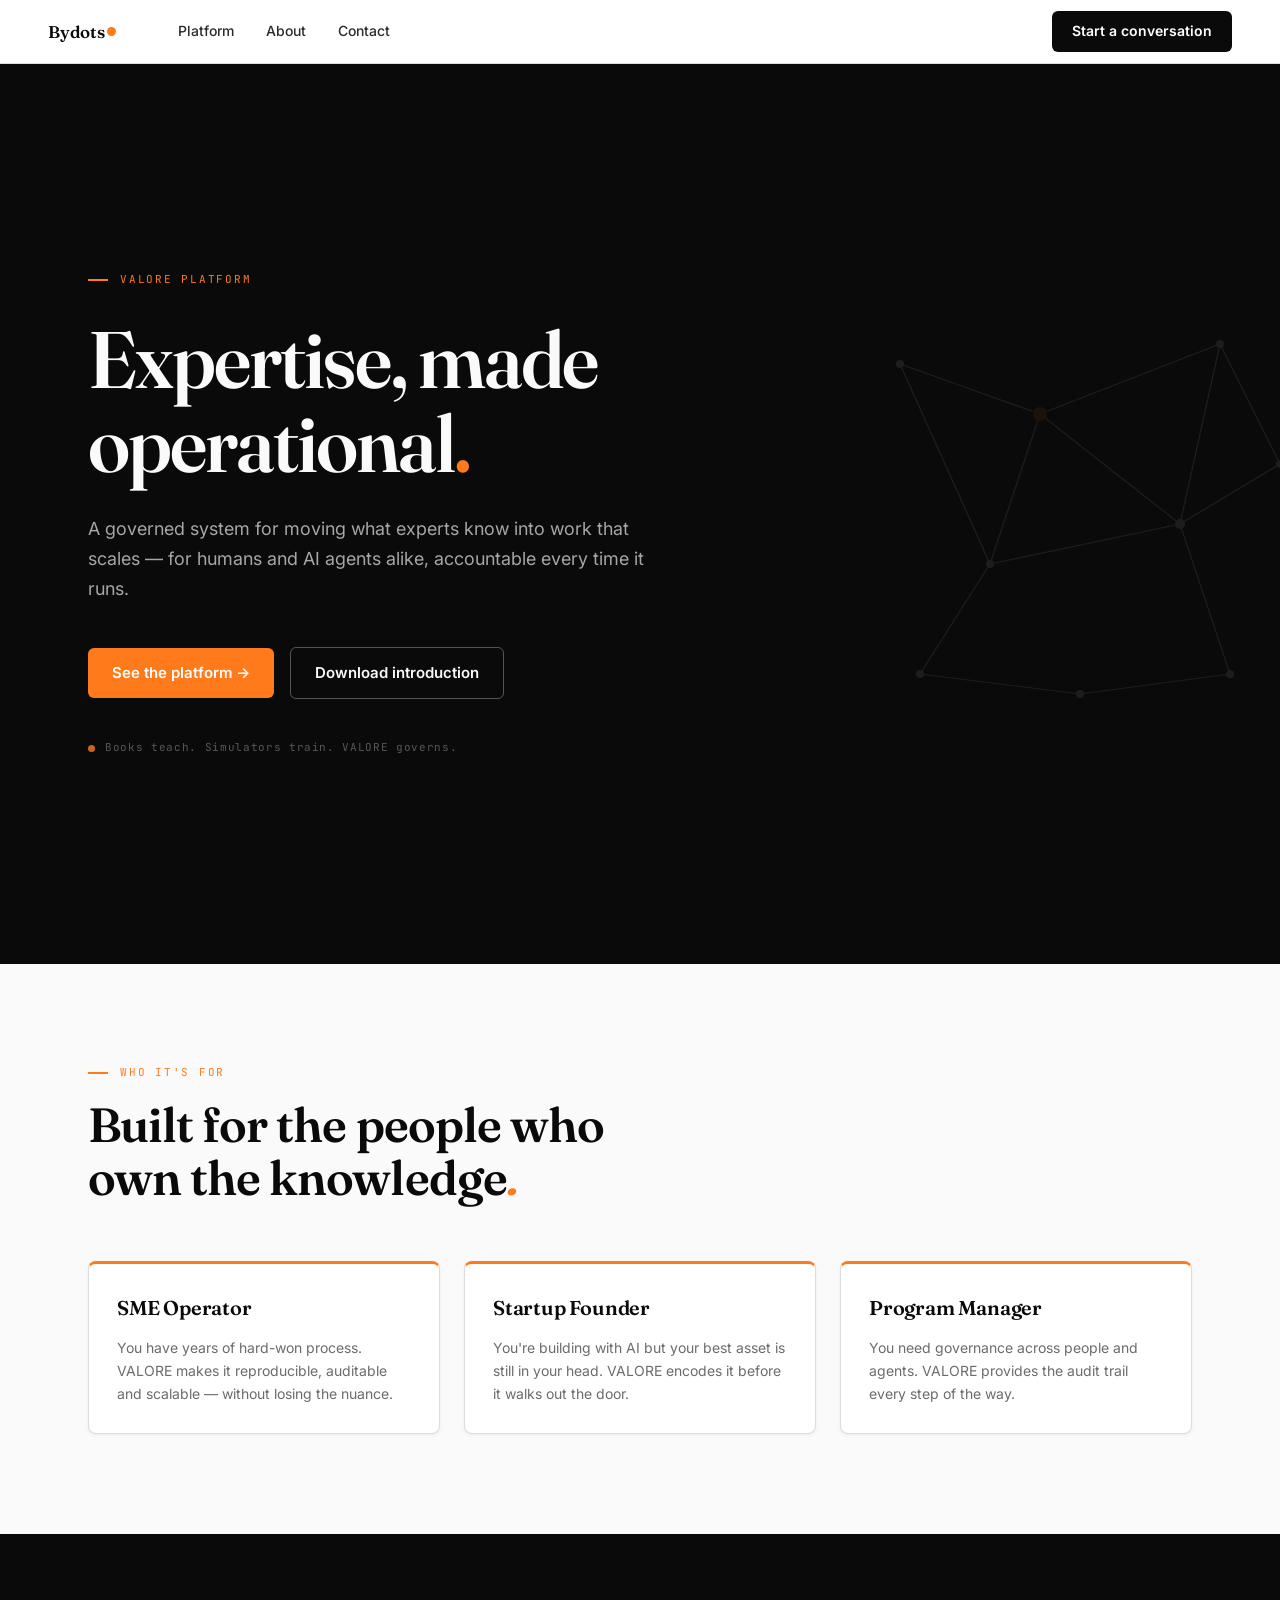
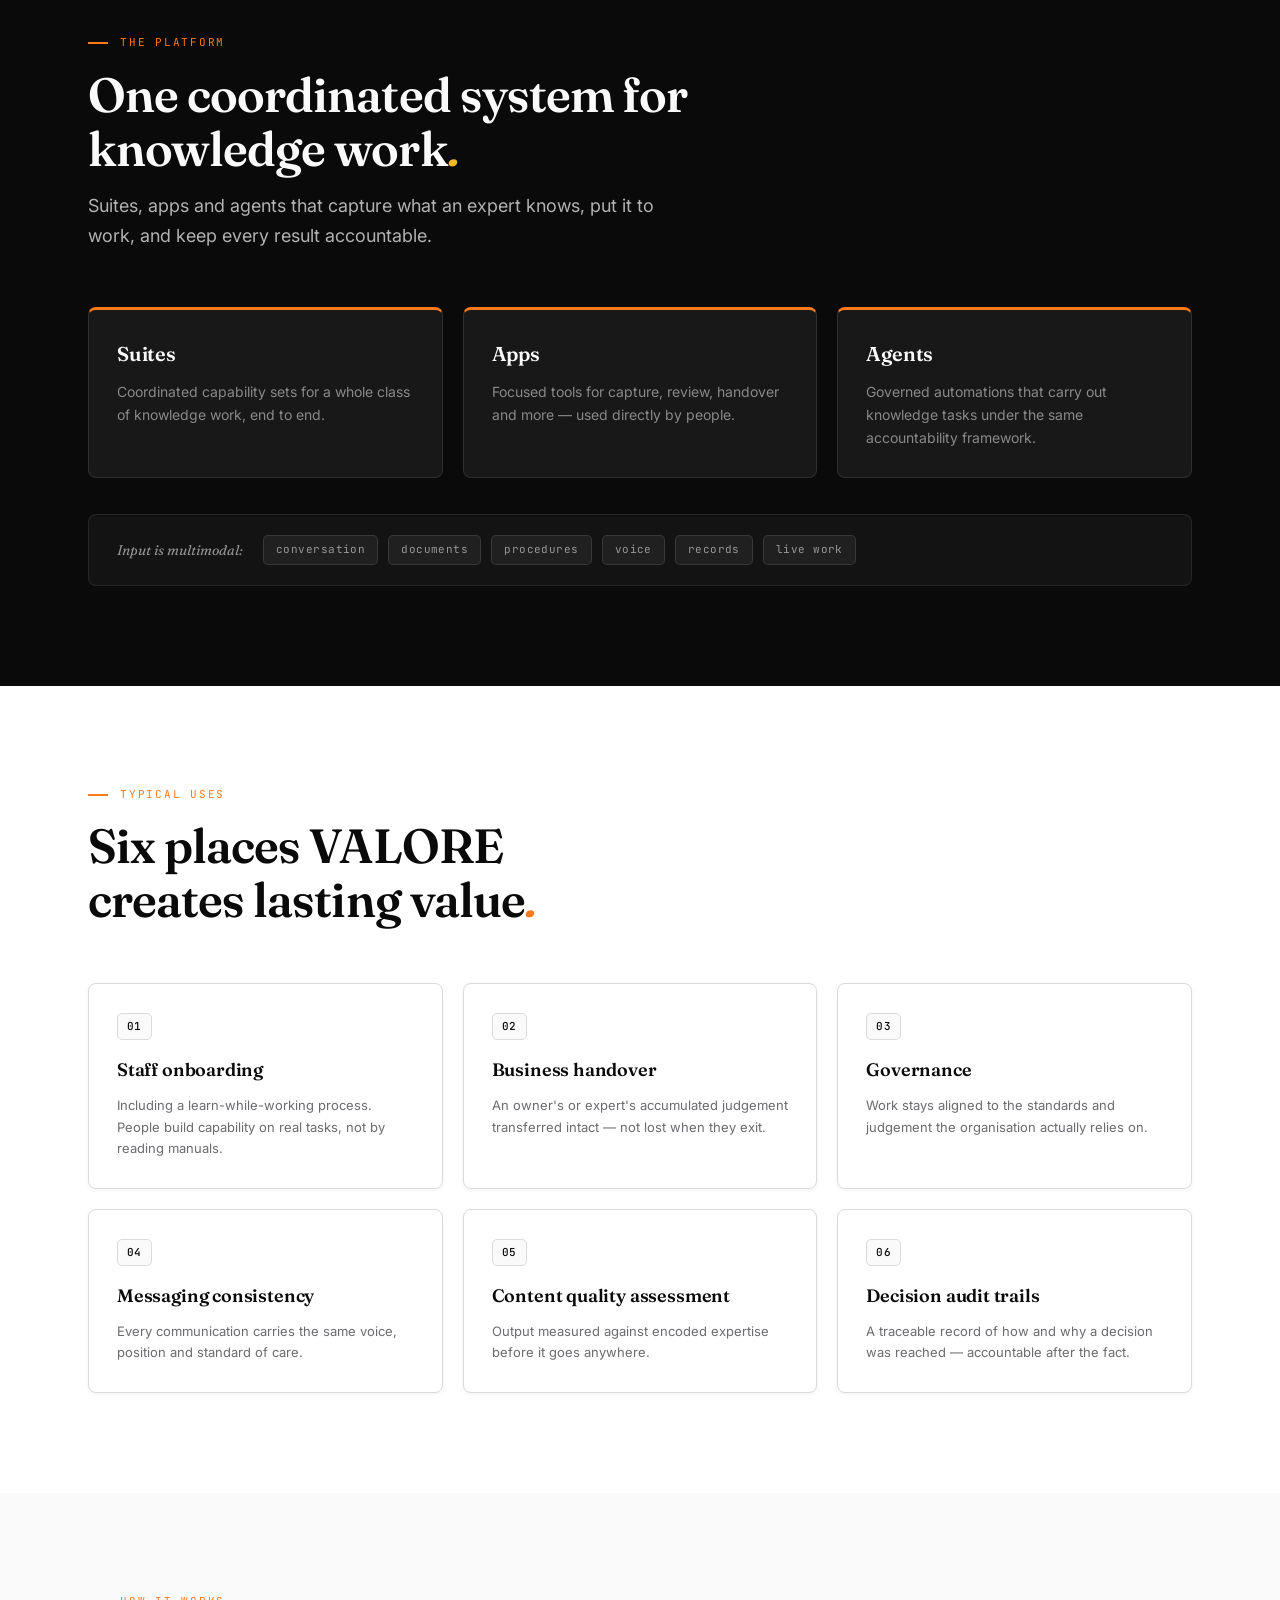
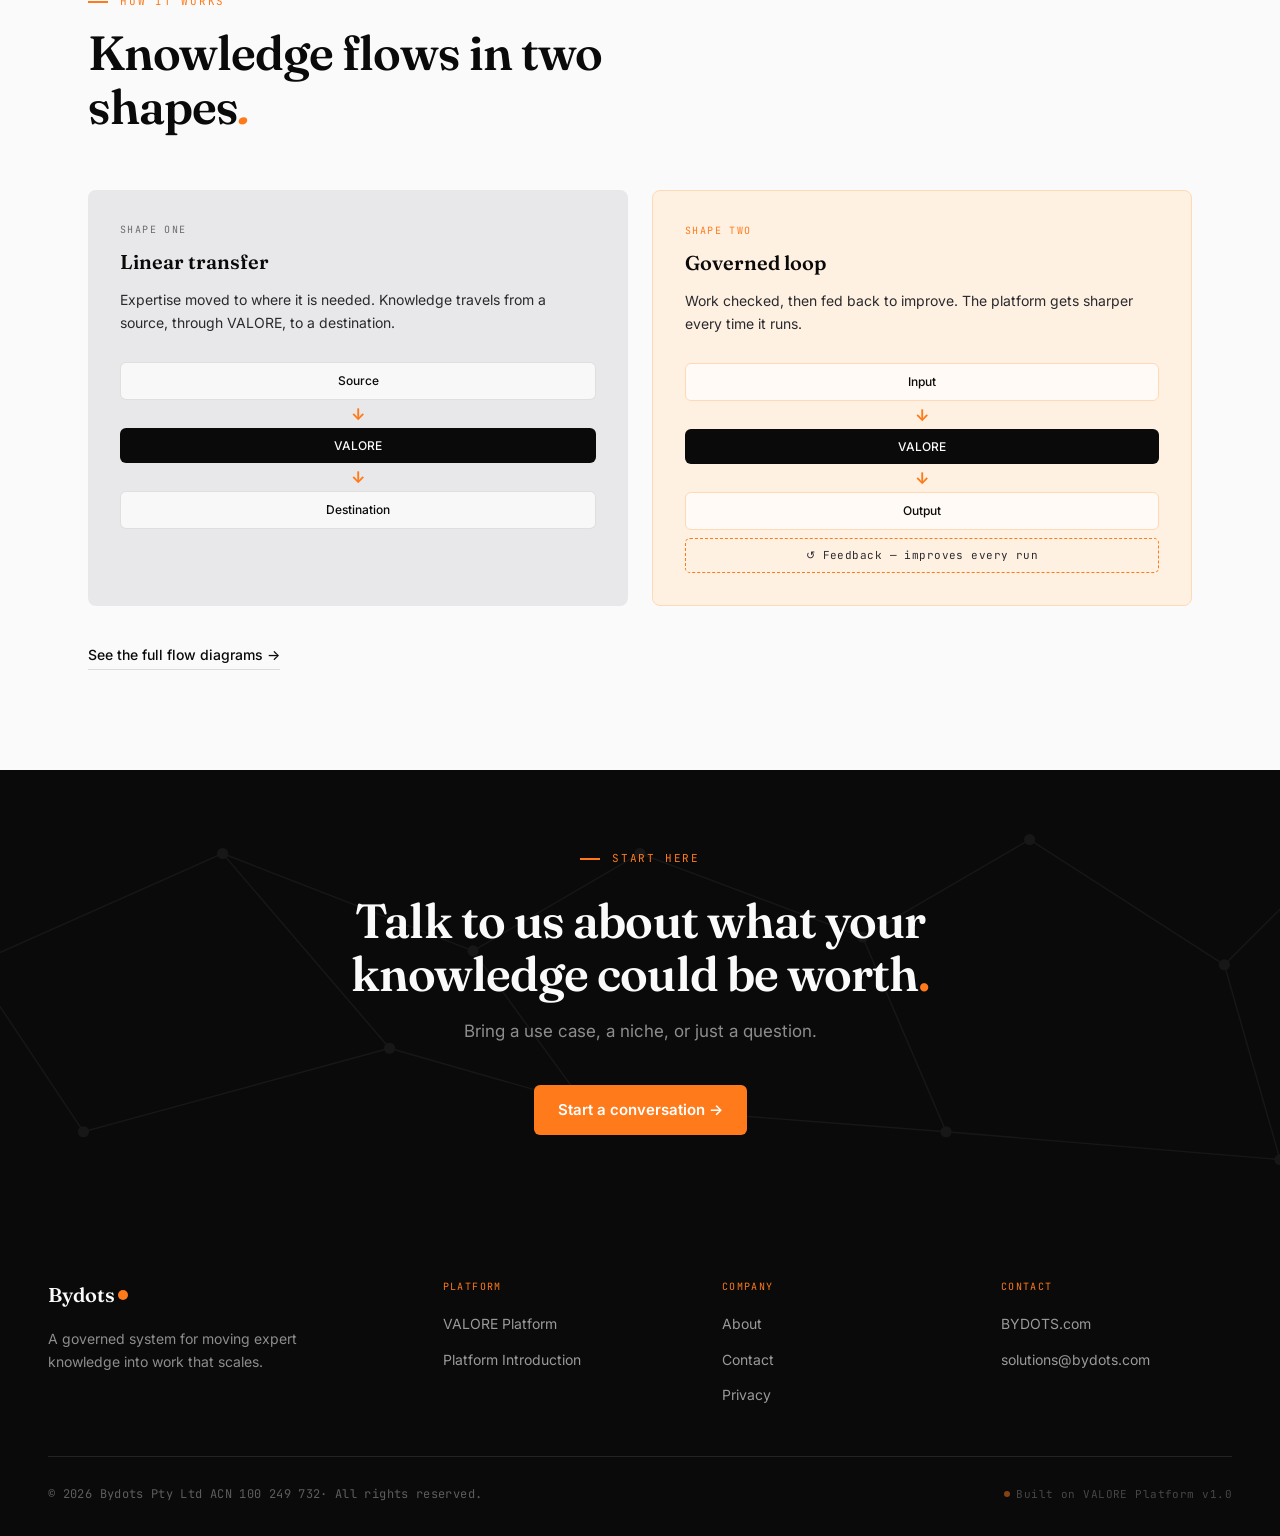
<file: index.html>
<!DOCTYPE html>
<html lang="en">
<head>
<meta charset="UTF-8">
<meta name="viewport" content="width=device-width, initial-scale=1.0">
<title>Bydots — Expertise, made operational.</title>
<link href="https://fonts.googleapis.com/css2?family=Fraunces:ital,opsz,wght@0,9..144,400;0,9..144,500;0,9..144,600;0,9..144,700;1,9..144,400;1,9..144,500;1,9..144,600&family=Inter:wght@300;400;500;600&family=JetBrains+Mono:wght@400;500&display=swap" rel="stylesheet">
<link rel="stylesheet" href="styles.css">
<style>

/* ── HERO ─────────────────────────────────── */
.hero {
  position: relative;
  min-height: 100vh;
  background: var(--ink);
  display: flex;
  align-items: center;
  overflow: hidden;
}

.hero-graph {
  position: absolute;
  right: -40px;
  top: 50%;
  transform: translateY(-50%);
  width: 480px;
  height: 480px;
  opacity: 0.08;
  pointer-events: none;
  flex-shrink: 0;
}

.hero-content {
  position: relative;
  z-index: 1;
  max-width: 1200px;
  margin: 0 auto;
  padding: 120px 48px;
  width: 100%;
}

.hero-eyebrow {
  font-family: 'JetBrains Mono', monospace;
  font-size: 11px;
  letter-spacing: 0.16em;
  text-transform: uppercase;
  color: var(--orange);
  display: flex;
  align-items: center;
  gap: 12px;
  margin-bottom: 28px;
}
.hero-eyebrow::before {
  content: '';
  width: 20px;
  height: 2px;
  background: var(--orange);
  flex-shrink: 0;
}

.hero-headline {
  font-family: 'Fraunces', serif;
  font-size: clamp(52px, 6.5vw, 80px);
  font-weight: 600;
  line-height: 1.06;
  letter-spacing: -0.025em;
  color: var(--paper);
  margin-bottom: 28px;
  max-width: 740px;
}
.hero-headline .period { color: var(--orange); }

.hero-subhead {
  font-size: 18px;
  color: rgba(250,250,250,0.65);
  line-height: 1.65;
  max-width: 580px;
  margin-bottom: 44px;
}

.hero-ctas {
  display: flex;
  align-items: center;
  gap: 16px;
  flex-wrap: wrap;
  margin-bottom: 40px;
}

.hero-note {
  font-family: 'JetBrains Mono', monospace;
  font-size: 11px;
  color: rgba(250,250,250,0.32);
  letter-spacing: 0.06em;
  display: flex;
  align-items: center;
  gap: 10px;
}
.hero-note .node-dot {
  width: 7px;
  height: 7px;
  background: var(--orange);
  border-radius: 50%;
  flex-shrink: 0;
  opacity: 0.8;
}

/* ── WHO IT'S FOR ─────────────────────────── */
.who-section {
  background: var(--paper);
  padding: 100px 0;
}

.who-intro {
  max-width: 560px;
  margin-bottom: 56px;
}

.persona-grid {
  display: grid;
  grid-template-columns: repeat(3, 1fr);
  gap: 24px;
}

.persona-card {
  background: var(--white);
  border: 1px solid var(--line);
  border-radius: 8px;
  border-top: 3px solid var(--orange);
  padding: 28px;
  box-shadow: var(--shadow-1);
}

.persona-title {
  font-family: 'Fraunces', serif;
  font-size: 20px;
  font-weight: 600;
  color: var(--ink);
  margin-bottom: 12px;
  letter-spacing: -0.01em;
}

.persona-body {
  font-size: 14px;
  color: var(--steel);
  line-height: 1.65;
}

/* ── WHAT IT IS ───────────────────────────── */
.what-section {
  background: var(--ink);
  padding: 100px 0;
}

.what-intro {
  max-width: 600px;
  margin-bottom: 56px;
}

.pillars-grid {
  display: grid;
  grid-template-columns: repeat(3, 1fr);
  gap: 20px;
  margin-bottom: 36px;
}

.pillar-card {
  background: rgba(255,255,255,0.06);
  border: 1px solid rgba(255,255,255,0.1);
  border-radius: 8px;
  border-top: 3px solid var(--orange);
  padding: 28px;
}

.pillar-title {
  font-family: 'Fraunces', serif;
  font-size: 20px;
  font-weight: 600;
  color: var(--paper);
  margin-bottom: 10px;
  letter-spacing: -0.01em;
}

.pillar-body {
  font-size: 14px;
  color: rgba(250,250,250,0.5);
  line-height: 1.65;
}

.modal-bar {
  display: flex;
  align-items: center;
  gap: 20px;
  flex-wrap: wrap;
  padding: 20px 28px;
  background: rgba(255,255,255,0.04);
  border: 1px solid rgba(255,255,255,0.08);
  border-radius: 8px;
}

.modal-bar-lead {
  font-family: 'Fraunces', serif;
  font-size: 14px;
  font-style: italic;
  color: rgba(250,250,250,0.55);
  flex-shrink: 0;
}

.modal-pills {
  display: flex;
  gap: 10px;
  flex-wrap: wrap;
}

.modal-pill {
  font-family: 'JetBrains Mono', monospace;
  font-size: 11px;
  color: rgba(250,250,250,0.55);
  background: rgba(255,255,255,0.06);
  border: 1px solid rgba(255,255,255,0.1);
  border-radius: 5px;
  padding: 5px 12px;
  letter-spacing: 0.04em;
}

/* ── USE CASES ────────────────────────────── */
.uses-section {
  background: var(--white);
  padding: 100px 0;
}

.uses-intro {
  max-width: 560px;
  margin-bottom: 56px;
}

.use-cases-grid {
  display: grid;
  grid-template-columns: repeat(3, 1fr);
  gap: 20px;
}

.use-case-card {
  background: var(--white);
  border: 1px solid var(--line);
  border-radius: 8px;
  padding: 28px;
  box-shadow: var(--shadow-1);
}

.use-case-num {
  display: inline-block;
  font-family: 'JetBrains Mono', monospace;
  font-size: 11px;
  font-weight: 500;
  color: var(--ink);
  background: var(--paper);
  border: 1px solid var(--line);
  padding: 4px 9px;
  border-radius: 5px;
  margin-bottom: 16px;
  letter-spacing: 0.04em;
}

.use-case-title {
  font-family: 'Fraunces', serif;
  font-size: 18px;
  font-weight: 600;
  color: var(--ink);
  margin-bottom: 10px;
  letter-spacing: -0.01em;
}

.use-case-body {
  font-size: 13px;
  color: var(--steel);
  line-height: 1.65;
}

/* ── HOW IT FLOWS ─────────────────────────── */
.flow-section {
  background: var(--paper);
  padding: 100px 0;
}

.flow-intro {
  max-width: 540px;
  margin-bottom: 56px;
}

.flow-columns {
  display: grid;
  grid-template-columns: 1fr 1fr;
  gap: 24px;
  margin-bottom: 36px;
}

.flow-col {
  border-radius: 8px;
  padding: 32px;
}

.flow-col.linear {
  background: var(--mist);
}

.flow-col.governed {
  background: var(--peach);
  border: 1px solid var(--peachln);
}

.flow-col-label {
  font-family: 'JetBrains Mono', monospace;
  font-size: 10px;
  letter-spacing: 0.14em;
  text-transform: uppercase;
  color: var(--steel);
  margin-bottom: 8px;
}

.flow-col.governed .flow-col-label {
  color: var(--orange);
}

.flow-col-title {
  font-family: 'Fraunces', serif;
  font-size: 20px;
  font-weight: 600;
  color: var(--ink);
  margin-bottom: 10px;
}

.flow-col-desc {
  font-size: 14px;
  color: var(--graphite);
  line-height: 1.65;
  margin-bottom: 28px;
}

/* Flow diagram — pure CSS/HTML boxes */
.flow-diagram {
  display: flex;
  flex-direction: column;
  align-items: stretch;
  gap: 0;
}

.flow-node {
  padding: 10px 16px;
  border-radius: 6px;
  font-size: 12px;
  font-weight: 500;
  text-align: center;
  line-height: 1.3;
}

.flow-node.src-node {
  background: rgba(255,255,255,0.7);
  border: 1px solid rgba(0,0,0,0.1);
  color: var(--ink);
}

.flow-col.governed .flow-node.src-node {
  background: rgba(255,255,255,0.65);
  border-color: var(--peachln);
}

.flow-node.core-node {
  background: var(--ink);
  color: var(--paper);
}

.flow-node.dest-node {
  background: rgba(255,255,255,0.7);
  border: 1px solid rgba(0,0,0,0.1);
  color: var(--ink);
}

.flow-col.governed .flow-node.dest-node {
  background: rgba(255,255,255,0.65);
  border-color: var(--peachln);
}

.flow-arrow {
  align-self: center;
  color: var(--orange);
  font-size: 16px;
  font-weight: 700;
  padding: 6px 0;
  line-height: 1;
}

.flow-loop-tag {
  margin-top: 8px;
  padding: 8px 12px;
  border: 1.5px dashed var(--orange);
  border-radius: 5px;
  font-size: 11px;
  font-family: 'JetBrains Mono', monospace;
  color: var(--graphite);
  text-align: center;
  letter-spacing: 0.04em;
}

.flow-link {
  font-size: 14px;
  font-weight: 500;
  color: var(--ink);
  display: inline-flex;
  align-items: center;
  gap: 6px;
  border-bottom: 1px solid var(--line);
  padding-bottom: 2px;
  transition: border-color 0.15s, color 0.15s;
}
.flow-link:hover {
  color: var(--orange);
  border-color: var(--orange);
}

/* ── CTA BANNER ───────────────────────────── */
.cta-section {
  position: relative;
  background: var(--ink);
  padding: 80px 0;
  overflow: hidden;
  text-align: center;
}

.cta-graph {
  position: absolute;
  inset: 0;
  width: 100%;
  height: 100%;
  opacity: 0.05;
  pointer-events: none;
}

.cta-content {
  position: relative;
  z-index: 1;
  max-width: 700px;
  margin: 0 auto;
  padding: 0 48px;
}

.cta-eyebrow {
  font-family: 'JetBrains Mono', monospace;
  font-size: 11px;
  letter-spacing: 0.16em;
  text-transform: uppercase;
  color: var(--orange);
  display: flex;
  align-items: center;
  justify-content: center;
  gap: 12px;
  margin-bottom: 28px;
}
.cta-eyebrow::before {
  content: '';
  width: 20px;
  height: 2px;
  background: var(--orange);
  flex-shrink: 0;
}

.cta-headline {
  font-family: 'Fraunces', serif;
  font-size: clamp(36px, 4.5vw, 48px);
  font-weight: 600;
  line-height: 1.1;
  letter-spacing: -0.02em;
  color: var(--paper);
  margin-bottom: 16px;
}
.cta-headline .period { color: var(--orange); }

.cta-subhead {
  font-size: 17px;
  color: rgba(250,250,250,0.55);
  line-height: 1.65;
  margin-bottom: 40px;
}

</style>
</head>
<body>

<!-- ════════════════════════════════════════════
     NAVIGATION
════════════════════════════════════════════ -->
<nav class="site-nav">
  <a href="index.html" class="nav-brand">Bydots<span class="dot"></span></a>
  <div class="nav-links">
    <a href="platform.html">Platform</a>
    <a href="about.html">About</a>
    <a href="contact.html">Contact</a>
  </div>
  <a href="contact.html" class="nav-cta">Start a conversation</a>
</nav>


<!-- ════════════════════════════════════════════
     1. HERO
════════════════════════════════════════════ -->
<section class="hero">

  <!-- Decorative node graph — right side -->
  <svg class="hero-graph" viewBox="0 0 480 480" fill="none" xmlns="http://www.w3.org/2000/svg" aria-hidden="true">
    <g stroke="#FAFAFA" stroke-width="1.2">
      <line x1="60"  y1="90"  x2="200" y2="140"/>
      <line x1="200" y1="140" x2="380" y2="70"/>
      <line x1="200" y1="140" x2="150" y2="290"/>
      <line x1="200" y1="140" x2="340" y2="250"/>
      <line x1="380" y1="70"  x2="440" y2="190"/>
      <line x1="150" y1="290" x2="340" y2="250"/>
      <line x1="150" y1="290" x2="80"  y2="400"/>
      <line x1="340" y1="250" x2="440" y2="190"/>
      <line x1="340" y1="250" x2="390" y2="400"/>
      <line x1="80"  y1="400" x2="240" y2="420"/>
      <line x1="240" y1="420" x2="390" y2="400"/>
      <line x1="60"  y1="90"  x2="150" y2="290"/>
      <line x1="380" y1="70"  x2="340" y2="250"/>
    </g>
    <g fill="#FAFAFA">
      <circle cx="60"  cy="90"  r="4"/>
      <circle cx="380" cy="70"  r="4"/>
      <circle cx="440" cy="190" r="4"/>
      <circle cx="150" cy="290" r="4"/>
      <circle cx="80"  cy="400" r="4"/>
      <circle cx="390" cy="400" r="4"/>
      <circle cx="240" cy="420" r="4"/>
    </g>
    <circle cx="200" cy="140" r="7" fill="#FF7A1A" opacity="0.9"/>
    <circle cx="340" cy="250" r="5" fill="#FAFAFA"/>
  </svg>

  <div class="hero-content">
    <div class="hero-eyebrow">VALORE Platform</div>
    <h1 class="hero-headline">Expertise, made operational<span class="period">.</span></h1>
    <p class="hero-subhead">A governed system for moving what experts know into work that scales — for humans and AI agents alike, accountable every time it runs.</p>
    <div class="hero-ctas">
      <a href="platform.html" class="btn btn-primary">See the platform →</a>
      <a href="platform-introduction.html" class="btn btn-ghost">Download introduction</a>
    </div>
    <div class="hero-note">
      <span class="node-dot"></span>
      Books teach. Simulators train. VALORE governs.
    </div>
  </div>

</section>


<!-- ════════════════════════════════════════════
     2. WHO IT'S FOR
════════════════════════════════════════════ -->
<section class="who-section">
  <div class="container">

    <div class="who-intro">
      <div class="section-eyebrow">Who it's for</div>
      <h2 class="section-h2">Built for the people who own the knowledge<em>.</em></h2>
    </div>

    <div class="persona-grid">

      <div class="persona-card">
        <div class="persona-title">SME Operator</div>
        <p class="persona-body">You have years of hard-won process. VALORE makes it reproducible, auditable and scalable — without losing the nuance.</p>
      </div>

      <div class="persona-card">
        <div class="persona-title">Startup Founder</div>
        <p class="persona-body">You're building with AI but your best asset is still in your head. VALORE encodes it before it walks out the door.</p>
      </div>

      <div class="persona-card">
        <div class="persona-title">Program Manager</div>
        <p class="persona-body">You need governance across people and agents. VALORE provides the audit trail every step of the way.</p>
      </div>

    </div>
  </div>
</section>


<!-- ════════════════════════════════════════════
     3. WHAT IT IS
════════════════════════════════════════════ -->
<section class="what-section">
  <div class="container">

    <div class="what-intro">
      <div class="section-eyebrow">The platform</div>
      <h2 class="section-h2 on-dark">One coordinated system for knowledge work<em>.</em></h2>
      <p class="section-lead on-dark">Suites, apps and agents that capture what an expert knows, put it to work, and keep every result accountable.</p>
    </div>

    <div class="pillars-grid">

      <div class="pillar-card">
        <div class="pillar-title">Suites</div>
        <p class="pillar-body">Coordinated capability sets for a whole class of knowledge work, end to end.</p>
      </div>

      <div class="pillar-card">
        <div class="pillar-title">Apps</div>
        <p class="pillar-body">Focused tools for capture, review, handover and more — used directly by people.</p>
      </div>

      <div class="pillar-card">
        <div class="pillar-title">Agents</div>
        <p class="pillar-body">Governed automations that carry out knowledge tasks under the same accountability framework.</p>
      </div>

    </div>

    <div class="modal-bar">
      <span class="modal-bar-lead">Input is multimodal:</span>
      <div class="modal-pills">
        <span class="modal-pill">conversation</span>
        <span class="modal-pill">documents</span>
        <span class="modal-pill">procedures</span>
        <span class="modal-pill">voice</span>
        <span class="modal-pill">records</span>
        <span class="modal-pill">live work</span>
      </div>
    </div>

  </div>
</section>


<!-- ════════════════════════════════════════════
     4. USE CASES
════════════════════════════════════════════ -->
<section class="uses-section">
  <div class="container">

    <div class="uses-intro">
      <div class="section-eyebrow">Typical uses</div>
      <h2 class="section-h2">Six places VALORE creates lasting value<em>.</em></h2>
    </div>

    <div class="use-cases-grid">

      <div class="use-case-card">
        <span class="use-case-num">01</span>
        <div class="use-case-title">Staff onboarding</div>
        <p class="use-case-body">Including a learn-while-working process. People build capability on real tasks, not by reading manuals.</p>
      </div>

      <div class="use-case-card">
        <span class="use-case-num">02</span>
        <div class="use-case-title">Business handover</div>
        <p class="use-case-body">An owner's or expert's accumulated judgement transferred intact — not lost when they exit.</p>
      </div>

      <div class="use-case-card">
        <span class="use-case-num">03</span>
        <div class="use-case-title">Governance</div>
        <p class="use-case-body">Work stays aligned to the standards and judgement the organisation actually relies on.</p>
      </div>

      <div class="use-case-card">
        <span class="use-case-num">04</span>
        <div class="use-case-title">Messaging consistency</div>
        <p class="use-case-body">Every communication carries the same voice, position and standard of care.</p>
      </div>

      <div class="use-case-card">
        <span class="use-case-num">05</span>
        <div class="use-case-title">Content quality assessment</div>
        <p class="use-case-body">Output measured against encoded expertise before it goes anywhere.</p>
      </div>

      <div class="use-case-card">
        <span class="use-case-num">06</span>
        <div class="use-case-title">Decision audit trails</div>
        <p class="use-case-body">A traceable record of how and why a decision was reached — accountable after the fact.</p>
      </div>

    </div>
  </div>
</section>


<!-- ════════════════════════════════════════════
     5. HOW IT FLOWS
════════════════════════════════════════════ -->
<section class="flow-section">
  <div class="container">

    <div class="flow-intro">
      <div class="section-eyebrow">How it works</div>
      <h2 class="section-h2">Knowledge flows in two shapes<em>.</em></h2>
    </div>

    <div class="flow-columns">

      <!-- Linear transfer -->
      <div class="flow-col linear">
        <div class="flow-col-label">Shape one</div>
        <div class="flow-col-title">Linear transfer</div>
        <p class="flow-col-desc">Expertise moved to where it is needed. Knowledge travels from a source, through VALORE, to a destination.</p>
        <div class="flow-diagram">
          <div class="flow-node src-node">Source</div>
          <div class="flow-arrow">↓</div>
          <div class="flow-node core-node">VALORE</div>
          <div class="flow-arrow">↓</div>
          <div class="flow-node dest-node">Destination</div>
        </div>
      </div>

      <!-- Governed loop -->
      <div class="flow-col governed">
        <div class="flow-col-label">Shape two</div>
        <div class="flow-col-title">Governed loop</div>
        <p class="flow-col-desc">Work checked, then fed back to improve. The platform gets sharper every time it runs.</p>
        <div class="flow-diagram">
          <div class="flow-node src-node">Input</div>
          <div class="flow-arrow">↓</div>
          <div class="flow-node core-node">VALORE</div>
          <div class="flow-arrow">↓</div>
          <div class="flow-node dest-node">Output</div>
          <div class="flow-loop-tag">↺ Feedback — improves every run</div>
        </div>
      </div>

    </div>

    <a href="platform.html" class="flow-link">See the full flow diagrams →</a>

  </div>
</section>


<!-- ════════════════════════════════════════════
     6. CTA BANNER
════════════════════════════════════════════ -->
<section class="cta-section">

  <!-- Very faint full-width node graph decoration -->
  <svg class="cta-graph" viewBox="0 0 1200 320" fill="none" xmlns="http://www.w3.org/2000/svg" preserveAspectRatio="xMidYMid slice" aria-hidden="true">
    <g stroke="#FAFAFA" stroke-width="1">
      <line x1="0"    y1="80"  x2="120" y2="140"/>
      <line x1="120"  y1="140" x2="300" y2="60"/>
      <line x1="120"  y1="140" x2="200" y2="260"/>
      <line x1="300"  y1="60"  x2="480" y2="130"/>
      <line x1="300"  y1="60"  x2="420" y2="200"/>
      <line x1="480"  y1="130" x2="600" y2="60"/>
      <line x1="480"  y1="130" x2="560" y2="240"/>
      <line x1="200"  y1="260" x2="420" y2="200"/>
      <line x1="420"  y1="200" x2="560" y2="240"/>
      <line x1="600"  y1="60"  x2="760" y2="120"/>
      <line x1="760"  y1="120" x2="880" y2="50"/>
      <line x1="760"  y1="120" x2="820" y2="260"/>
      <line x1="880"  y1="50"  x2="1020" y2="140"/>
      <line x1="1020" y1="140" x2="1100" y2="60"/>
      <line x1="1020" y1="140" x2="1060" y2="280"/>
      <line x1="1100" y1="60"  x2="1200" y2="120"/>
      <line x1="820"  y1="260" x2="1060" y2="280"/>
      <line x1="560"  y1="240" x2="820" y2="260"/>
    </g>
    <g fill="#FAFAFA">
      <circle cx="0"    cy="80"  r="4"/>
      <circle cx="120"  cy="140" r="4"/>
      <circle cx="300"  cy="60"  r="4"/>
      <circle cx="480"  cy="130" r="4"/>
      <circle cx="200"  cy="260" r="4"/>
      <circle cx="420"  cy="200" r="4"/>
      <circle cx="560"  cy="240" r="4"/>
      <circle cx="600"  cy="60"  r="4"/>
      <circle cx="760"  cy="120" r="4"/>
      <circle cx="880"  cy="50"  r="4"/>
      <circle cx="820"  cy="260" r="4"/>
      <circle cx="1020" cy="140" r="4"/>
      <circle cx="1100" cy="60"  r="4"/>
      <circle cx="1060" cy="280" r="4"/>
      <circle cx="1200" cy="120" r="4"/>
    </g>
  </svg>

  <div class="cta-content">
    <div class="cta-eyebrow">Start here</div>
    <h2 class="cta-headline">Talk to us about what your knowledge could be worth<span class="period">.</span></h2>
    <p class="cta-subhead">Bring a use case, a niche, or just a question.</p>
    <a href="contact.html" class="btn btn-primary">Start a conversation →</a>
  </div>

</section>


<!-- ════════════════════════════════════════════
     FOOTER
════════════════════════════════════════════ -->
<footer class="site-footer">
  <div class="footer-grid">

    <div>
      <div class="footer-brand">Bydots<span class="dot"></span></div>
      <p class="footer-desc">A governed system for moving expert knowledge into work that scales.</p>
    </div>

    <div>
      <div class="footer-col-head">Platform</div>
      <ul class="footer-col-links">
        <li><a href="platform.html">VALORE Platform</a></li>
        <li><a href="platform-introduction.html">Platform Introduction</a></li>
      </ul>
    </div>

    <div>
      <div class="footer-col-head">Company</div>
      <ul class="footer-col-links">
        <li><a href="about.html">About</a></li>
        <li><a href="contact.html">Contact</a></li>
        <li><a href="privacy.html">Privacy</a></li>
      </ul>
    </div>

    <div>
      <div class="footer-col-head">Contact</div>
      <ul class="footer-col-links">
        <li><a href="https://bydots.com">BYDOTS.com</a></li>
        <li><a href="mailto:solutions@bydots.com">solutions@bydots.com</a></li>
     
      </ul>
    </div>

  </div>

  <div class="footer-bottom">
    <span class="footer-copy">© 2026 Bydots Pty Ltd ACN 100 249 732· All rights reserved.</span>
    <span class="footer-prov">Built on VALORE Platform v1.0</span>
  </div>
</footer>

</body>
</html>
</file>
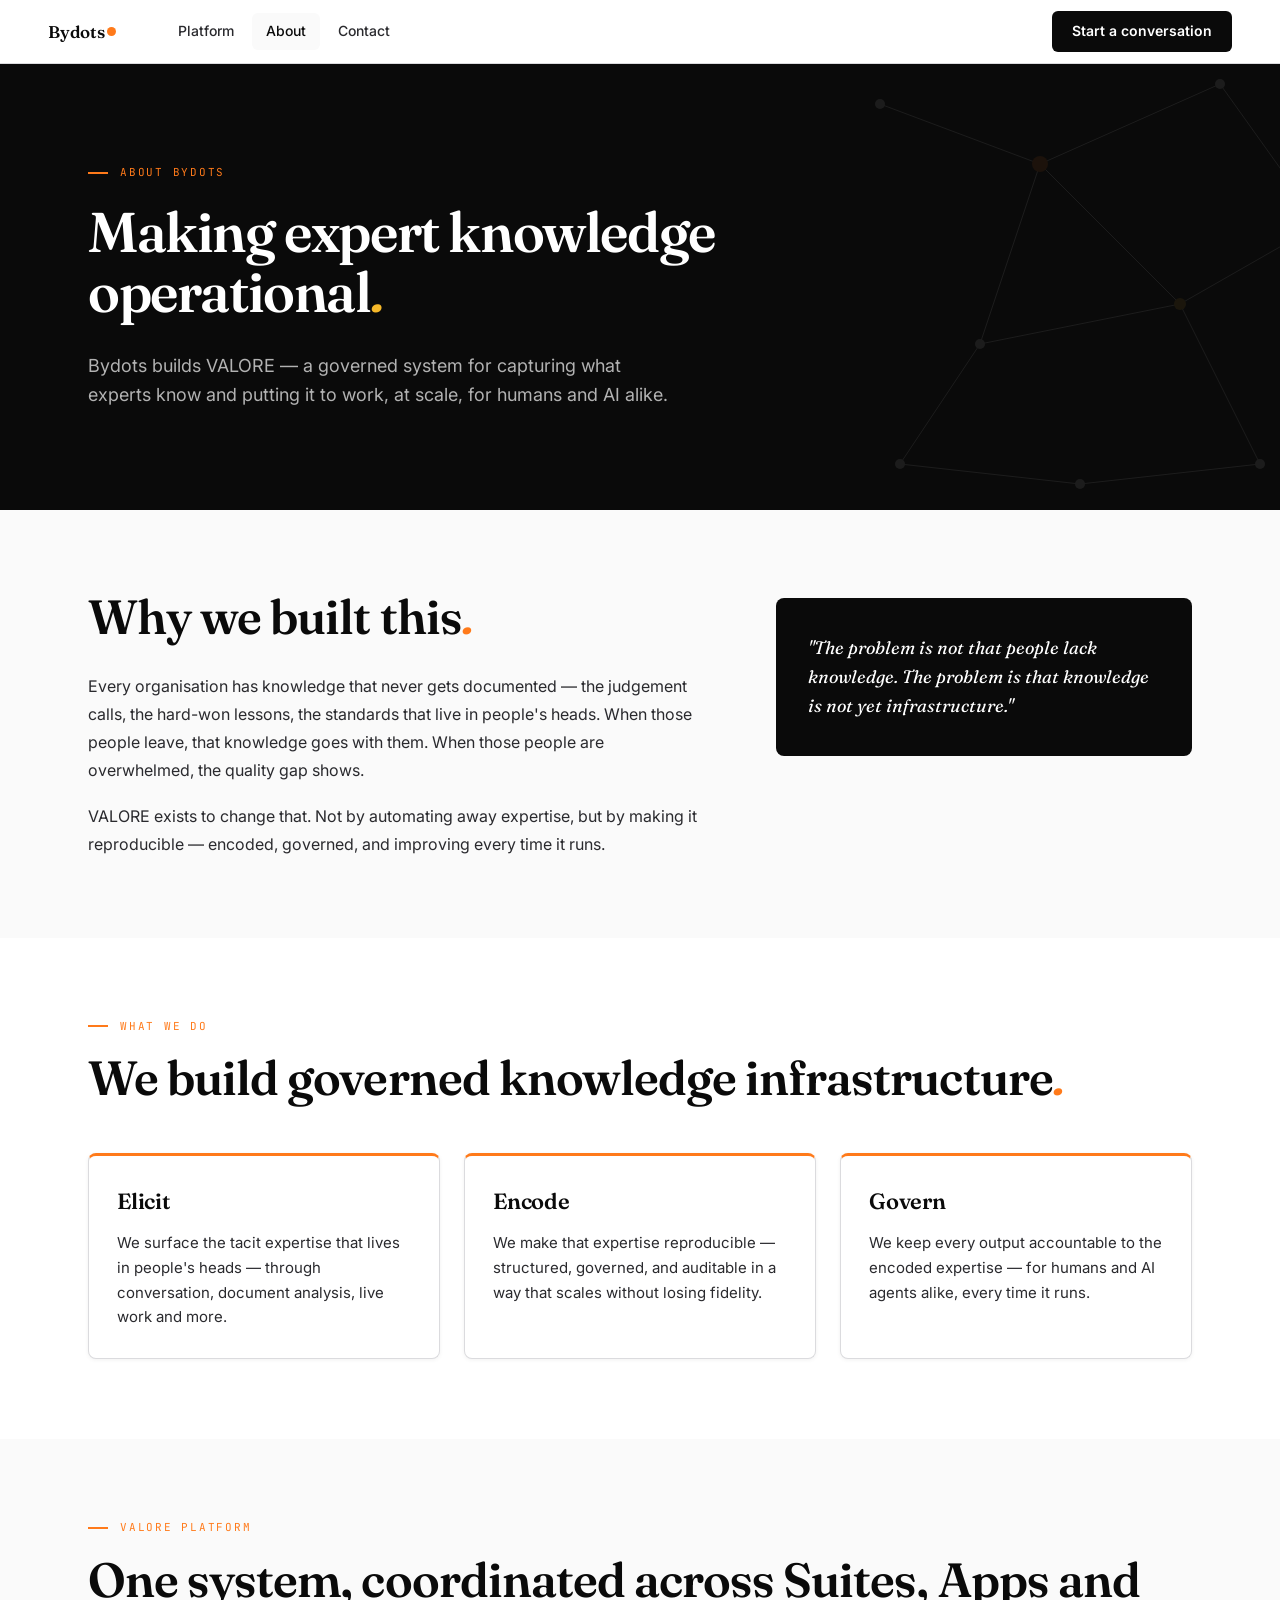
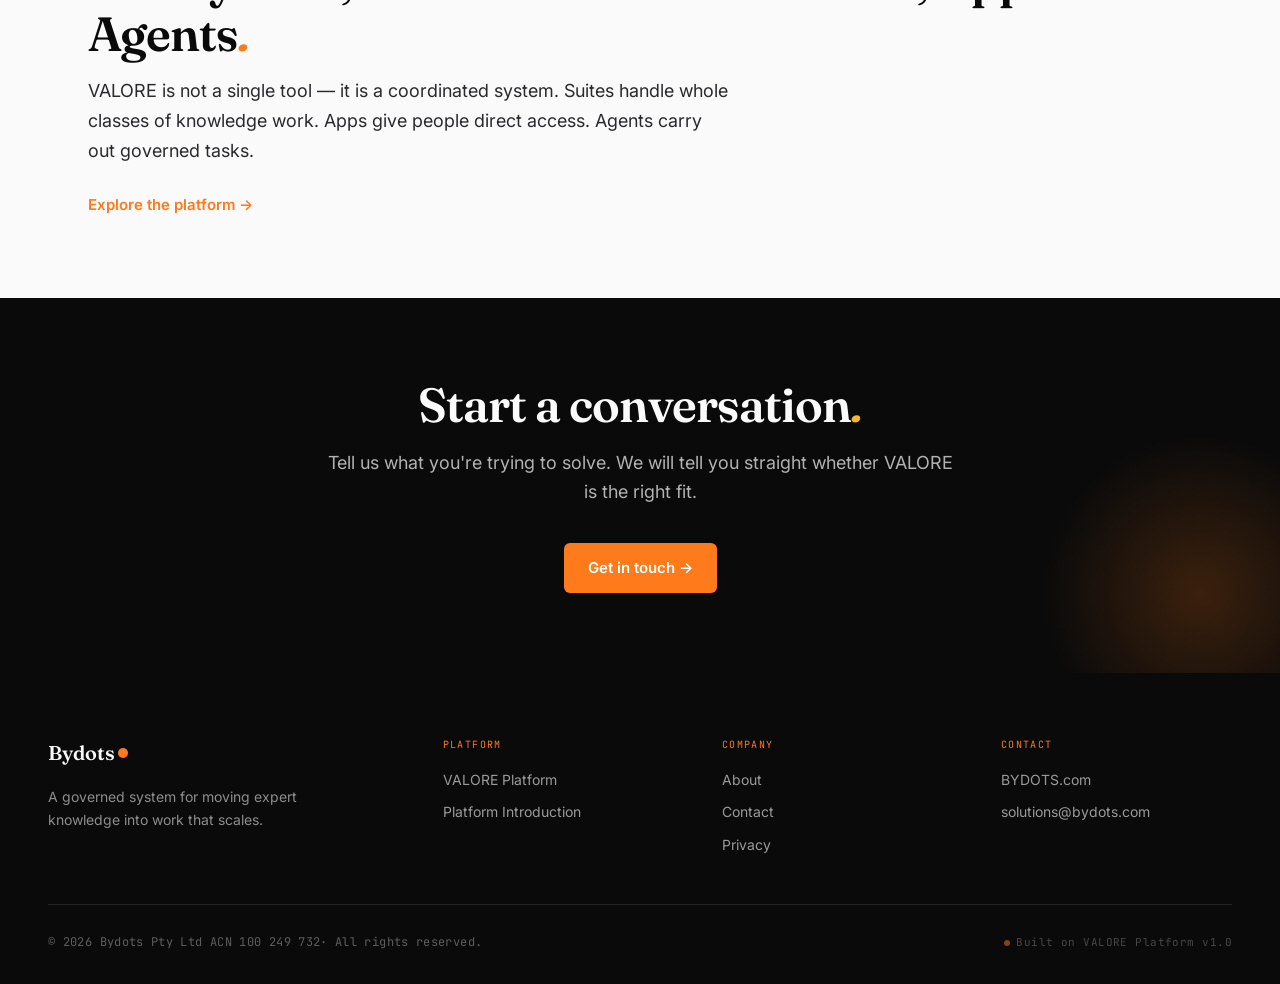
<file: about.html>
<!DOCTYPE html>
<html lang="en">
<head>
<meta charset="UTF-8">
<meta name="viewport" content="width=device-width, initial-scale=1.0">
<title>Bydots — About</title>
<link href="https://fonts.googleapis.com/css2?family=Fraunces:ital,opsz,wght@0,9..144,400;0,9..144,500;0,9..144,600;0,9..144,700;1,9..144,400;1,9..144,500;1,9..144,600&family=Inter:wght@300;400;500;600&family=JetBrains+Mono:wght@400;500&display=swap" rel="stylesheet">
<link rel="stylesheet" href="styles.css">
<style>
  /* ── HERO ─────────────────────────────────── */
  .hero {
    background: var(--ink);
    padding: 100px 0;
    position: relative;
    overflow: hidden;
  }
  .hero-graph {
    position: absolute;
    right: -80px;
    top: -60px;
    width: 540px;
    height: 540px;
    opacity: 0.07;
    pointer-events: none;
  }
  .hero-eyebrow {
    font-family: 'JetBrains Mono', monospace;
    font-size: 11px;
    letter-spacing: 0.16em;
    text-transform: uppercase;
    color: var(--orange);
    margin-bottom: 20px;
    display: flex;
    align-items: center;
    gap: 12px;
  }
  .hero-eyebrow::before {
    content: '';
    width: 20px;
    height: 2px;
    background: var(--orange);
    flex-shrink: 0;
  }
  .hero-h1 {
    font-family: 'Fraunces', serif;
    font-size: 56px;
    font-weight: 600;
    line-height: 1.08;
    letter-spacing: -0.025em;
    color: var(--white);
    max-width: 720px;
    margin-bottom: 28px;
  }
  .hero-h1 em { font-style: italic; color: var(--amber); }
  .hero-lead {
    font-size: 18px;
    color: rgba(250,250,250,0.7);
    line-height: 1.65;
    max-width: 580px;
  }

  /* ── MISSION ──────────────────────────────── */
  .mission {
    background: var(--paper);
    padding: 80px 0;
  }
  .mission-grid {
    display: grid;
    grid-template-columns: 3fr 2fr;
    gap: 64px;
    align-items: start;
  }
  .mission-left h2 {
    margin-bottom: 28px;
  }
  .mission-left p {
    font-size: 16px;
    color: var(--graphite);
    line-height: 1.75;
    margin-bottom: 18px;
  }
  .mission-left p:last-child { margin-bottom: 0; }
  .thesis-card {
    background: var(--ink);
    border-radius: 8px;
    padding: 36px 32px;
    margin-top: 8px;
  }
  .thesis-card p {
    font-family: 'Fraunces', serif;
    font-size: 18px;
    font-style: italic;
    color: var(--white);
    line-height: 1.6;
  }

  /* ── WHAT WE DO ───────────────────────────── */
  .what-we-do {
    background: var(--white);
    padding: 80px 0;
  }
  .what-cards {
    display: grid;
    grid-template-columns: repeat(3, 1fr);
    gap: 24px;
    margin-top: 48px;
  }
  .what-card {
    background: var(--white);
    border: 1px solid var(--line);
    border-top: 3px solid var(--orange);
    border-radius: 8px;
    padding: 28px;
    box-shadow: var(--shadow-1);
  }
  .what-card-title {
    font-family: 'Fraunces', serif;
    font-size: 22px;
    font-weight: 600;
    color: var(--ink);
    margin-bottom: 12px;
    letter-spacing: -0.01em;
  }
  .what-card-body {
    font-size: 15px;
    color: var(--graphite);
    line-height: 1.65;
  }

  /* ── THE PLATFORM ─────────────────────────── */
  .the-platform {
    background: var(--paper);
    padding: 80px 0;
  }
  .platform-link {
    display: inline-flex;
    align-items: center;
    gap: 8px;
    margin-top: 28px;
    font-size: 15px;
    font-weight: 600;
    color: var(--orange);
    transition: gap 0.15s;
  }
  .platform-link:hover { gap: 12px; }

  /* ── CTA ──────────────────────────────────── */
  .cta-dark {
    background: var(--ink);
    padding: 80px 0;
    text-align: center;
    position: relative;
    overflow: hidden;
  }
  .cta-dark::after {
    content: '';
    position: absolute;
    right: -80px;
    bottom: -80px;
    width: 320px;
    height: 320px;
    background: radial-gradient(circle, rgba(255,122,26,0.2) 0%, transparent 70%);
    pointer-events: none;
  }
  .cta-dark .container { position: relative; z-index: 1; }
  .cta-dark .section-lead {
    margin-left: auto;
    margin-right: auto;
  }
  .cta-dark .btn {
    margin-top: 36px;
  }
</style>
</head>
<body>

<!-- ── NAV ─────────────────────────────────── -->
<nav class="site-nav">
  <a href="index.html" class="nav-brand">Bydots<span class="dot"></span></a>
  <div class="nav-links">
    <a href="platform.html">Platform</a>
    <a href="about.html" class="active">About</a>
    <a href="contact.html">Contact</a>
  </div>
  <a href="contact.html" class="nav-cta">Start a conversation</a>
</nav>


<!-- ── HERO ─────────────────────────────────── -->
<section class="hero">
  <svg class="hero-graph" viewBox="0 0 540 540" fill="none" xmlns="http://www.w3.org/2000/svg" aria-hidden="true">
    <g stroke="#FFFFFF" stroke-width="1">
      <line x1="60"  y1="100" x2="220" y2="160"/>
      <line x1="220" y1="160" x2="400" y2="80"/>
      <line x1="220" y1="160" x2="160" y2="340"/>
      <line x1="220" y1="160" x2="360" y2="300"/>
      <line x1="400" y1="80"  x2="500" y2="220"/>
      <line x1="160" y1="340" x2="360" y2="300"/>
      <line x1="160" y1="340" x2="80"  y2="460"/>
      <line x1="360" y1="300" x2="500" y2="220"/>
      <line x1="360" y1="300" x2="440" y2="460"/>
      <line x1="80"  y1="460" x2="260" y2="480"/>
      <line x1="260" y1="480" x2="440" y2="460"/>
    </g>
    <g fill="#FFFFFF">
      <circle cx="60"  cy="100" r="5"/>
      <circle cx="400" cy="80"  r="5"/>
      <circle cx="500" cy="220" r="5"/>
      <circle cx="160" cy="340" r="5"/>
      <circle cx="80"  cy="460" r="5"/>
      <circle cx="440" cy="460" r="5"/>
      <circle cx="260" cy="480" r="5"/>
    </g>
    <circle cx="220" cy="160" r="8" fill="#FF7A1A"/>
    <circle cx="360" cy="300" r="6" fill="#F5B829"/>
  </svg>

  <div class="container">
    <div class="hero-eyebrow">About Bydots</div>
    <h1 class="hero-h1">Making expert knowledge operational<em>.</em></h1>
    <p class="hero-lead">Bydots builds VALORE — a governed system for capturing what experts know and putting it to work, at scale, for humans and AI alike.</p>
  </div>
</section>


<!-- ── THE MISSION ───────────────────────────── -->
<section class="mission">
  <div class="container">
    <div class="mission-grid">
      <div class="mission-left">
        <h2 class="section-h2">Why we built this<em>.</em></h2>
        <p>Every organisation has knowledge that never gets documented — the judgement calls, the hard-won lessons, the standards that live in people's heads. When those people leave, that knowledge goes with them. When those people are overwhelmed, the quality gap shows.</p>
        <p>VALORE exists to change that. Not by automating away expertise, but by making it reproducible — encoded, governed, and improving every time it runs.</p>
      </div>
      <div class="thesis-card">
        <p>"The problem is not that people lack knowledge. The problem is that knowledge is not yet infrastructure."</p>
      </div>
    </div>
  </div>
</section>


<!-- ── WHAT WE DO ─────────────────────────────── -->
<section class="what-we-do">
  <div class="container">
    <div class="section-eyebrow">What we do</div>
    <h2 class="section-h2">We build governed knowledge infrastructure<em>.</em></h2>
    <div class="what-cards">
      <div class="what-card">
        <div class="what-card-title">Elicit</div>
        <p class="what-card-body">We surface the tacit expertise that lives in people's heads — through conversation, document analysis, live work and more.</p>
      </div>
      <div class="what-card">
        <div class="what-card-title">Encode</div>
        <p class="what-card-body">We make that expertise reproducible — structured, governed, and auditable in a way that scales without losing fidelity.</p>
      </div>
      <div class="what-card">
        <div class="what-card-title">Govern</div>
        <p class="what-card-body">We keep every output accountable to the encoded expertise — for humans and AI agents alike, every time it runs.</p>
      </div>
    </div>
  </div>
</section>


<!-- ── THE PLATFORM ───────────────────────────── -->
<section class="the-platform">
  <div class="container">
    <div class="section-eyebrow">VALORE Platform</div>
    <h2 class="section-h2">One system, coordinated across Suites, Apps and Agents<em>.</em></h2>
    <p class="section-lead">VALORE is not a single tool — it is a coordinated system. Suites handle whole classes of knowledge work. Apps give people direct access. Agents carry out governed tasks.</p>
    <a href="platform.html" class="platform-link">Explore the platform →</a>
  </div>
</section>


<!-- ── CTA ────────────────────────────────────── -->
<section class="cta-dark">
  <div class="container">
    <h2 class="section-h2 on-dark">Start a conversation<em>.</em></h2>
    <p class="section-lead on-dark">Tell us what you're trying to solve. We will tell you straight whether VALORE is the right fit.</p>
    <a href="contact.html" class="btn btn-primary">Get in touch →</a>
  </div>
</section>


<!-- ── FOOTER ─────────────────────────────────── -->
<footer class="site-footer">
  <div class="footer-grid">
    <div>
      <div class="footer-brand">Bydots<span class="dot"></span></div>
      <p class="footer-desc">A governed system for moving expert knowledge into work that scales.</p>
    </div>
    <div>
      <div class="footer-col-head">Platform</div>
      <div class="footer-col-links">
        <a href="platform.html">VALORE Platform</a>
        <a href="platform-introduction.html">Platform Introduction</a>
      </div>
    </div>
    <div>
      <div class="footer-col-head">Company</div>
      <div class="footer-col-links">
        <a href="about.html">About</a>
        <a href="contact.html">Contact</a>
        <a href="privacy.html">Privacy</a>
      </div>
    </div>
    <div>
      <div class="footer-col-head">Contact</div>
      <div class="footer-col-links">
        <a href="https://bydots.com">BYDOTS.com</a>
        <a href="mailto:solutions@bydots.com">solutions@bydots.com</a>
        
      </div>
    </div>
  </div>
  <div class="footer-bottom">
    <span class="footer-copy">© 2026 Bydots Pty Ltd ACN 100 249 732· All rights reserved.</span>
    <span class="footer-prov">Built on VALORE Platform v1.0</span>
  </div>
</footer>

</body>
</html>
</file>
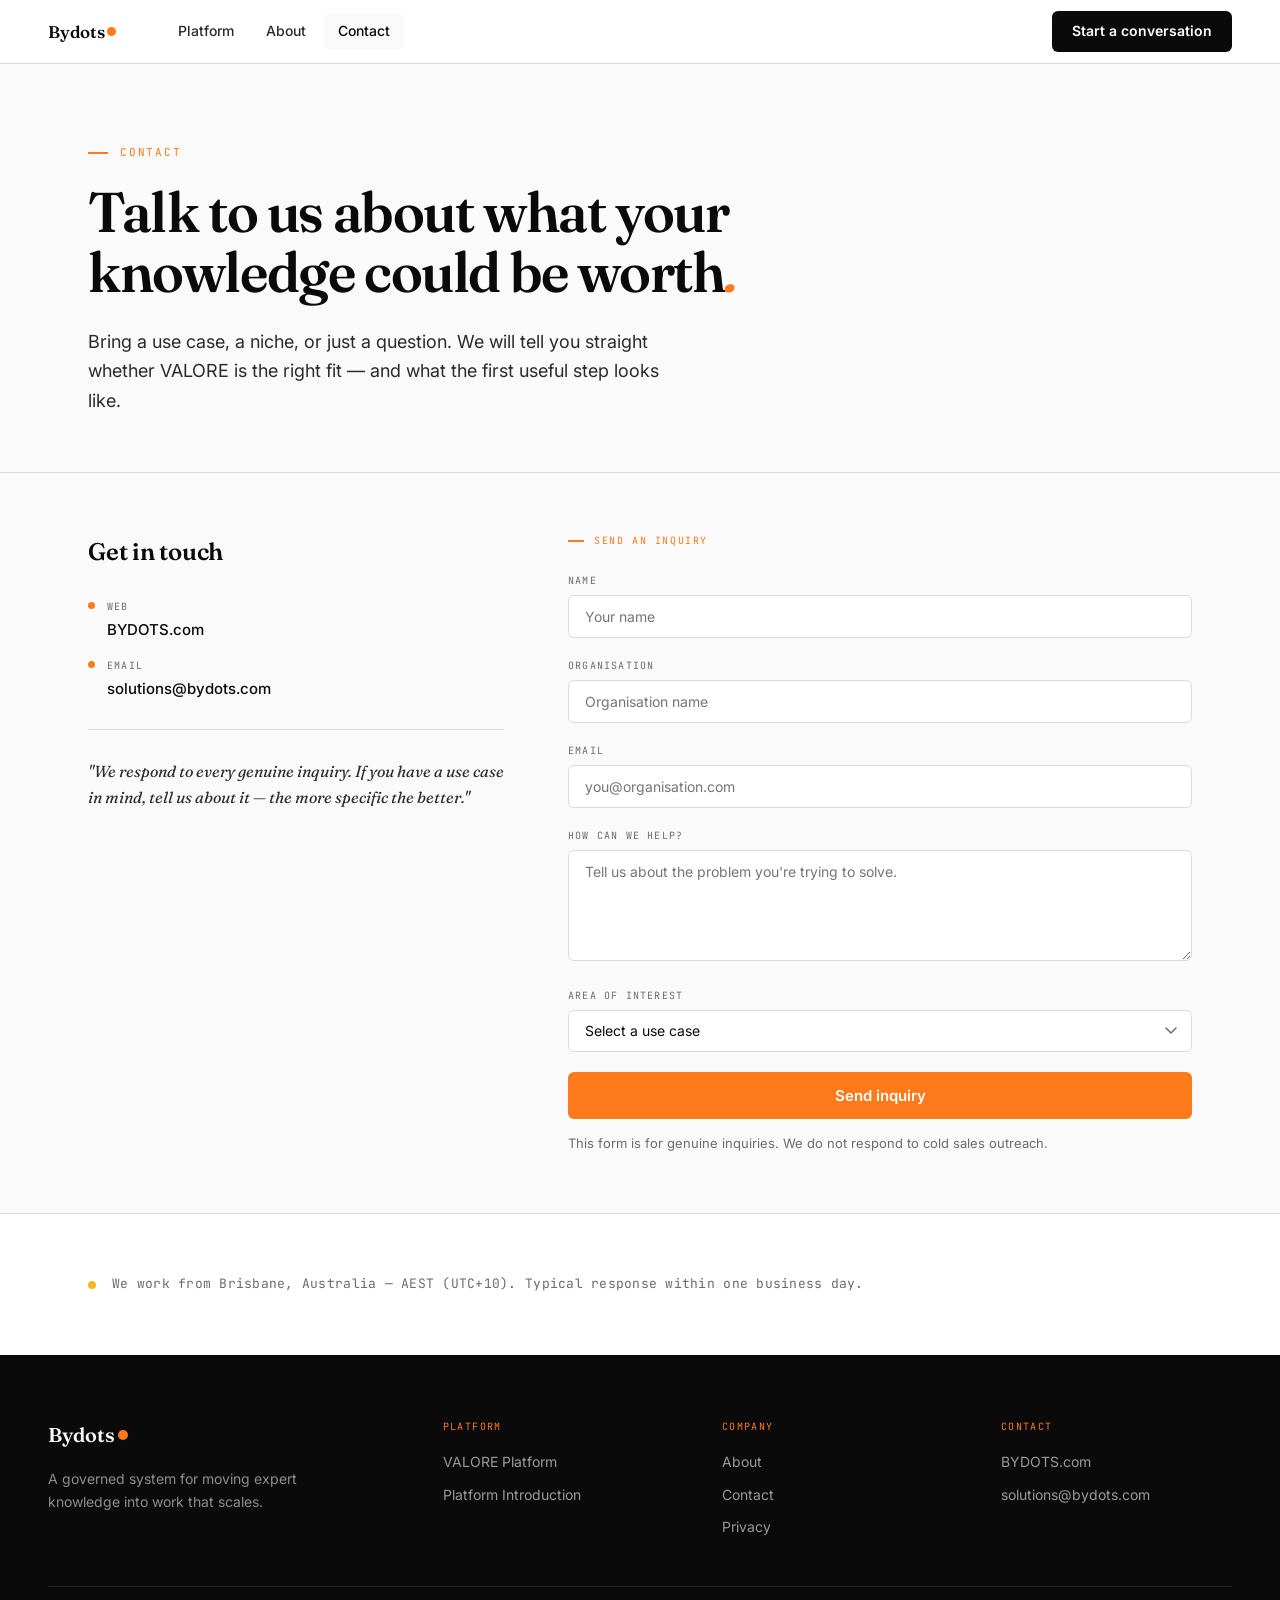
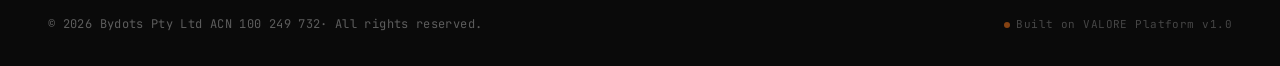
<file: contact.html>
<!DOCTYPE html>
<html lang="en">
<head>
<meta charset="UTF-8">
<meta name="viewport" content="width=device-width, initial-scale=1.0">
<title>Bydots — Contact</title>
<link href="https://fonts.googleapis.com/css2?family=Fraunces:ital,opsz,wght@0,9..144,400;0,9..144,500;0,9..144,600;0,9..144,700;1,9..144,400;1,9..144,500;1,9..144,600&family=Inter:wght@300;400;500;600&family=JetBrains+Mono:wght@400;500&display=swap" rel="stylesheet">
<link rel="stylesheet" href="styles.css">
<style>
  /* ── HERO ─────────────────────────────────── */
  .hero {
    background: var(--paper);
    padding: 80px 0 0;
  }
  .hero-eyebrow {
    font-family: 'JetBrains Mono', monospace;
    font-size: 11px;
    letter-spacing: 0.16em;
    text-transform: uppercase;
    color: var(--orange);
    margin-bottom: 20px;
    display: flex;
    align-items: center;
    gap: 12px;
  }
  .hero-eyebrow::before {
    content: '';
    width: 20px;
    height: 2px;
    background: var(--orange);
    flex-shrink: 0;
  }
  .hero-h1 {
    font-family: 'Fraunces', serif;
    font-size: 56px;
    font-weight: 600;
    line-height: 1.08;
    letter-spacing: -0.025em;
    color: var(--ink);
    max-width: 780px;
    margin-bottom: 24px;
  }
  .hero-h1 em { font-style: italic; color: var(--orange); }
  .hero-lead {
    font-size: 18px;
    color: var(--graphite);
    line-height: 1.65;
    max-width: 600px;
    padding-bottom: 56px;
  }

  /* ── CONTACT GRID ─────────────────────────── */
  .contact-section {
    background: var(--paper);
    padding: 60px 0;
    border-top: 1px solid var(--line);
  }
  .contact-grid {
    display: grid;
    grid-template-columns: 2fr 3fr;
    gap: 64px;
    align-items: start;
  }

  /* Left column */
  .contact-details-heading {
    font-family: 'Fraunces', serif;
    font-size: 24px;
    font-weight: 600;
    color: var(--ink);
    letter-spacing: -0.01em;
    margin-bottom: 28px;
  }
  .contact-items {
    display: flex;
    flex-direction: column;
    gap: 16px;
    margin-bottom: 28px;
  }
  .contact-item {
    display: flex;
    align-items: baseline;
    gap: 12px;
  }
  .contact-item-dot {
    width: 7px;
    height: 7px;
    background: var(--orange);
    border-radius: 50%;
    flex-shrink: 0;
    position: relative;
    top: -1px;
  }
  .contact-item-body {}
  .contact-item-label {
    font-family: 'JetBrains Mono', monospace;
    font-size: 10px;
    letter-spacing: 0.12em;
    text-transform: uppercase;
    color: var(--steel);
    margin-bottom: 3px;
  }
  .contact-item-value {
    font-size: 15px;
    color: var(--ink);
    font-weight: 500;
  }
  .contact-divider {
    border: none;
    border-top: 1px solid var(--line);
    margin: 28px 0;
  }
  .contact-quote {
    font-family: 'Fraunces', serif;
    font-size: 16px;
    font-style: italic;
    color: var(--graphite);
    line-height: 1.65;
  }

  /* Right column — form */
  .form-eyebrow {
    font-family: 'JetBrains Mono', monospace;
    font-size: 10px;
    letter-spacing: 0.16em;
    text-transform: uppercase;
    color: var(--orange);
    margin-bottom: 24px;
    display: flex;
    align-items: center;
    gap: 10px;
  }
  .form-eyebrow::before {
    content: '';
    width: 16px;
    height: 2px;
    background: var(--orange);
    flex-shrink: 0;
  }
  .form-field {
    margin-bottom: 20px;
  }
  .form-label {
    font-family: 'JetBrains Mono', monospace;
    font-size: 10px;
    letter-spacing: 0.12em;
    text-transform: uppercase;
    color: var(--steel);
    display: block;
    margin-bottom: 6px;
  }
  input,
  select,
  textarea {
    width: 100%;
    border: 1px solid var(--line);
    border-radius: 6px;
    padding: 12px 16px;
    font-family: 'Inter', sans-serif;
    font-size: 14px;
    color: var(--ink);
    background: var(--white);
    outline: none;
    transition: border-color 0.15s, box-shadow 0.15s;
    appearance: none;
    -webkit-appearance: none;
  }
  input:focus,
  select:focus,
  textarea:focus {
    border-color: var(--orange);
    box-shadow: 0 0 0 4px rgba(255,122,26,0.08);
  }
  select {
    background-image: url("data:image/svg+xml,%3Csvg xmlns='http://www.w3.org/2000/svg' width='12' height='8' viewBox='0 0 12 8'%3E%3Cpath d='M1 1l5 5 5-5' stroke='%236B6B70' stroke-width='1.5' fill='none' stroke-linecap='round'/%3E%3C/svg%3E");
    background-repeat: no-repeat;
    background-position: right 14px center;
    padding-right: 40px;
    cursor: pointer;
  }
  textarea { resize: vertical; }
  .form-submit {
    width: 100%;
    border: none;
    cursor: pointer;
    font-size: 15px;
    font-weight: 600;
    padding: 14px 24px;
    border-radius: 6px;
    background: var(--orange);
    color: var(--white);
    font-family: 'Inter', sans-serif;
    transition: background 0.15s;
    display: block;
    text-align: center;
  }
  .form-submit:hover { background: #E66A0F; }
  .form-note {
    margin-top: 14px;
    font-size: 13px;
    color: var(--steel);
    line-height: 1.55;
  }

  /* ── OFFICE HOURS ─────────────────────────── */
  .office-hours {
    background: var(--white);
    padding: 60px 0;
    border-top: 1px solid var(--line);
  }
  .office-hours-inner {
    display: flex;
    align-items: center;
    gap: 16px;
  }
  .oh-dot {
    width: 8px;
    height: 8px;
    background: var(--amber);
    border-radius: 50%;
    flex-shrink: 0;
    animation: pulse 2s ease-in-out infinite;
  }
  @keyframes pulse {
    0%, 100% { opacity: 1; }
    50%       { opacity: 0.4; }
  }
  .oh-text {
    font-family: 'JetBrains Mono', monospace;
    font-size: 13px;
    color: var(--steel);
    letter-spacing: 0.02em;
  }
</style>
</head>
<body>

<!-- ── NAV ─────────────────────────────────── -->
<nav class="site-nav">
  <a href="index.html" class="nav-brand">Bydots<span class="dot"></span></a>
  <div class="nav-links">
    <a href="platform.html">Platform</a>
    <a href="about.html">About</a>
    <a href="contact.html" class="active">Contact</a>
  </div>
  <a href="contact.html" class="nav-cta">Start a conversation</a>
</nav>


<!-- ── HERO ─────────────────────────────────── -->
<section class="hero">
  <div class="container">
    <div class="hero-eyebrow">Contact</div>
    <h1 class="hero-h1">Talk to us about what your knowledge could be worth<em>.</em></h1>
    <p class="hero-lead">Bring a use case, a niche, or just a question. We will tell you straight whether VALORE is the right fit — and what the first useful step looks like.</p>
  </div>
</section>


<!-- ── CONTACT DETAILS + FORM ──────────────── -->
<section class="contact-section">
  <div class="container">
    <div class="contact-grid">

      <!-- Left: contact details -->
      <div>
        <h3 class="contact-details-heading">Get in touch</h3>
        <div class="contact-items">
          <div class="contact-item">
            <span class="contact-item-dot"></span>
            <div class="contact-item-body">
              <div class="contact-item-label">Web</div>
              <div class="contact-item-value">BYDOTS.com</div>
            </div>
          </div>
          <div class="contact-item">
            <span class="contact-item-dot"></span>
            <div class="contact-item-body">
              <div class="contact-item-label">Email</div>
              <div class="contact-item-value">solutions@bydots.com</div>
            </div>
          </div>

        </div>
        <hr class="contact-divider">
        <p class="contact-quote">"We respond to every genuine inquiry. If you have a use case in mind, tell us about it — the more specific the better."</p>
      </div>

      <!-- Right: form -->
      <div>
        <div class="form-eyebrow">Send an inquiry</div>
        <form action="https://formspree.io/f/xykvgjlv" method="post">
		
	
          <div class="form-field">
            <label class="form-label" for="name">Name</label>
            <input type="text" id="name" name="name" placeholder="Your name" autocomplete="name">
          </div>
          <div class="form-field">
            <label class="form-label" for="organisation">Organisation</label>
            <input type="text" id="organisation" name="organisation" placeholder="Organisation name" autocomplete="organization">
          </div>
          <div class="form-field">
            <label class="form-label" for="email">Email</label>
            <input type="email" id="email" name="email" placeholder="you@organisation.com" autocomplete="email">
          </div>
          <div class="form-field">
            <label class="form-label" for="message">How can we help?</label>
            <textarea id="message" name="message" rows="5" placeholder="Tell us about the problem you're trying to solve."></textarea>
          </div>
          <div class="form-field">
            <label class="form-label" for="interest">Area of interest</label>
            <select id="interest" name="interest">
              <option value="" disabled selected>Select a use case</option>
              <option value="onboarding">Staff onboarding</option>
              <option value="handover">Business handover</option>
              <option value="governance">Governance</option>
              <option value="messaging">Messaging consistency</option>
              <option value="content">Content quality assessment</option>
              <option value="audit">Decision audit trails</option>
              <option value="other">Other</option>
            </select>
          </div>
          <button type="submit" class="form-submit">Send inquiry</button>
          <p class="form-note">This form is for genuine inquiries. We do not respond to cold sales outreach.</p>
        </form>
      </div>

    </div>
  </div>
</section>


<!-- ── OFFICE HOURS ───────────────────────────── -->
<section class="office-hours">
  <div class="container">
    <div class="office-hours-inner">
      <span class="oh-dot"></span>
      <span class="oh-text">We work from Brisbane, Australia — AEST (UTC+10). Typical response within one business day.</span>
    </div>
  </div>
</section>


<!-- ── FOOTER ─────────────────────────────────── -->
<footer class="site-footer">
  <div class="footer-grid">
    <div>
      <div class="footer-brand">Bydots<span class="dot"></span></div>
      <p class="footer-desc">A governed system for moving expert knowledge into work that scales.</p>
    </div>
    <div>
      <div class="footer-col-head">Platform</div>
      <div class="footer-col-links">
        <a href="platform.html">VALORE Platform</a>
        <a href="platform-introduction.html">Platform Introduction</a>
      </div>
    </div>
    <div>
      <div class="footer-col-head">Company</div>
      <div class="footer-col-links">
        <a href="about.html">About</a>
        <a href="contact.html">Contact</a>
        <a href="privacy.html">Privacy</a>
      </div>
    </div>
    <div>
      <div class="footer-col-head">Contact</div>
      <div class="footer-col-links">
        <a href="https://bydots.com">BYDOTS.com</a>
        <a href="mailto:solutions@bydots.com">solutions@bydots.com</a>
      
      </div>
    </div>
  </div>
  <div class="footer-bottom">
    <span class="footer-copy">© 2026 Bydots Pty Ltd ACN 100 249 732· All rights reserved.</span>
    <span class="footer-prov">Built on VALORE Platform v1.0</span>
  </div>
</footer>

</body>
</html>
</file>
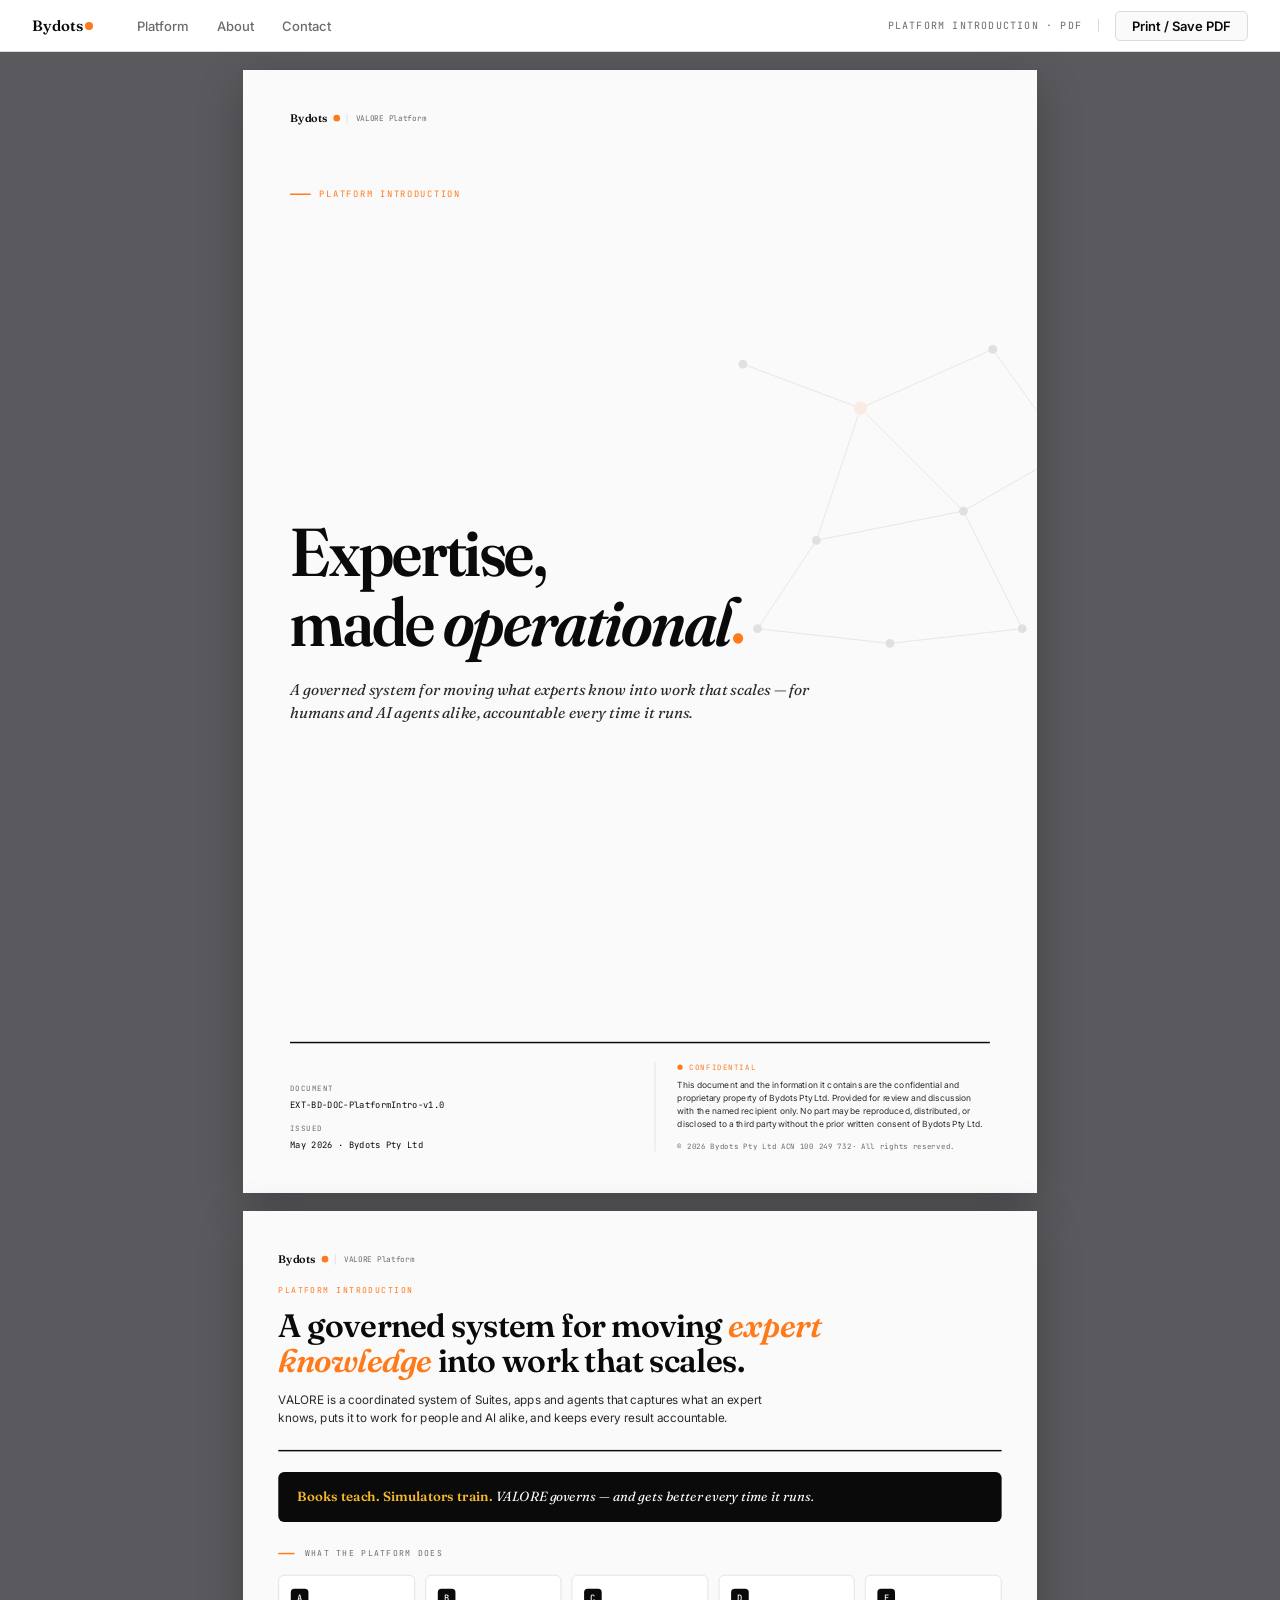
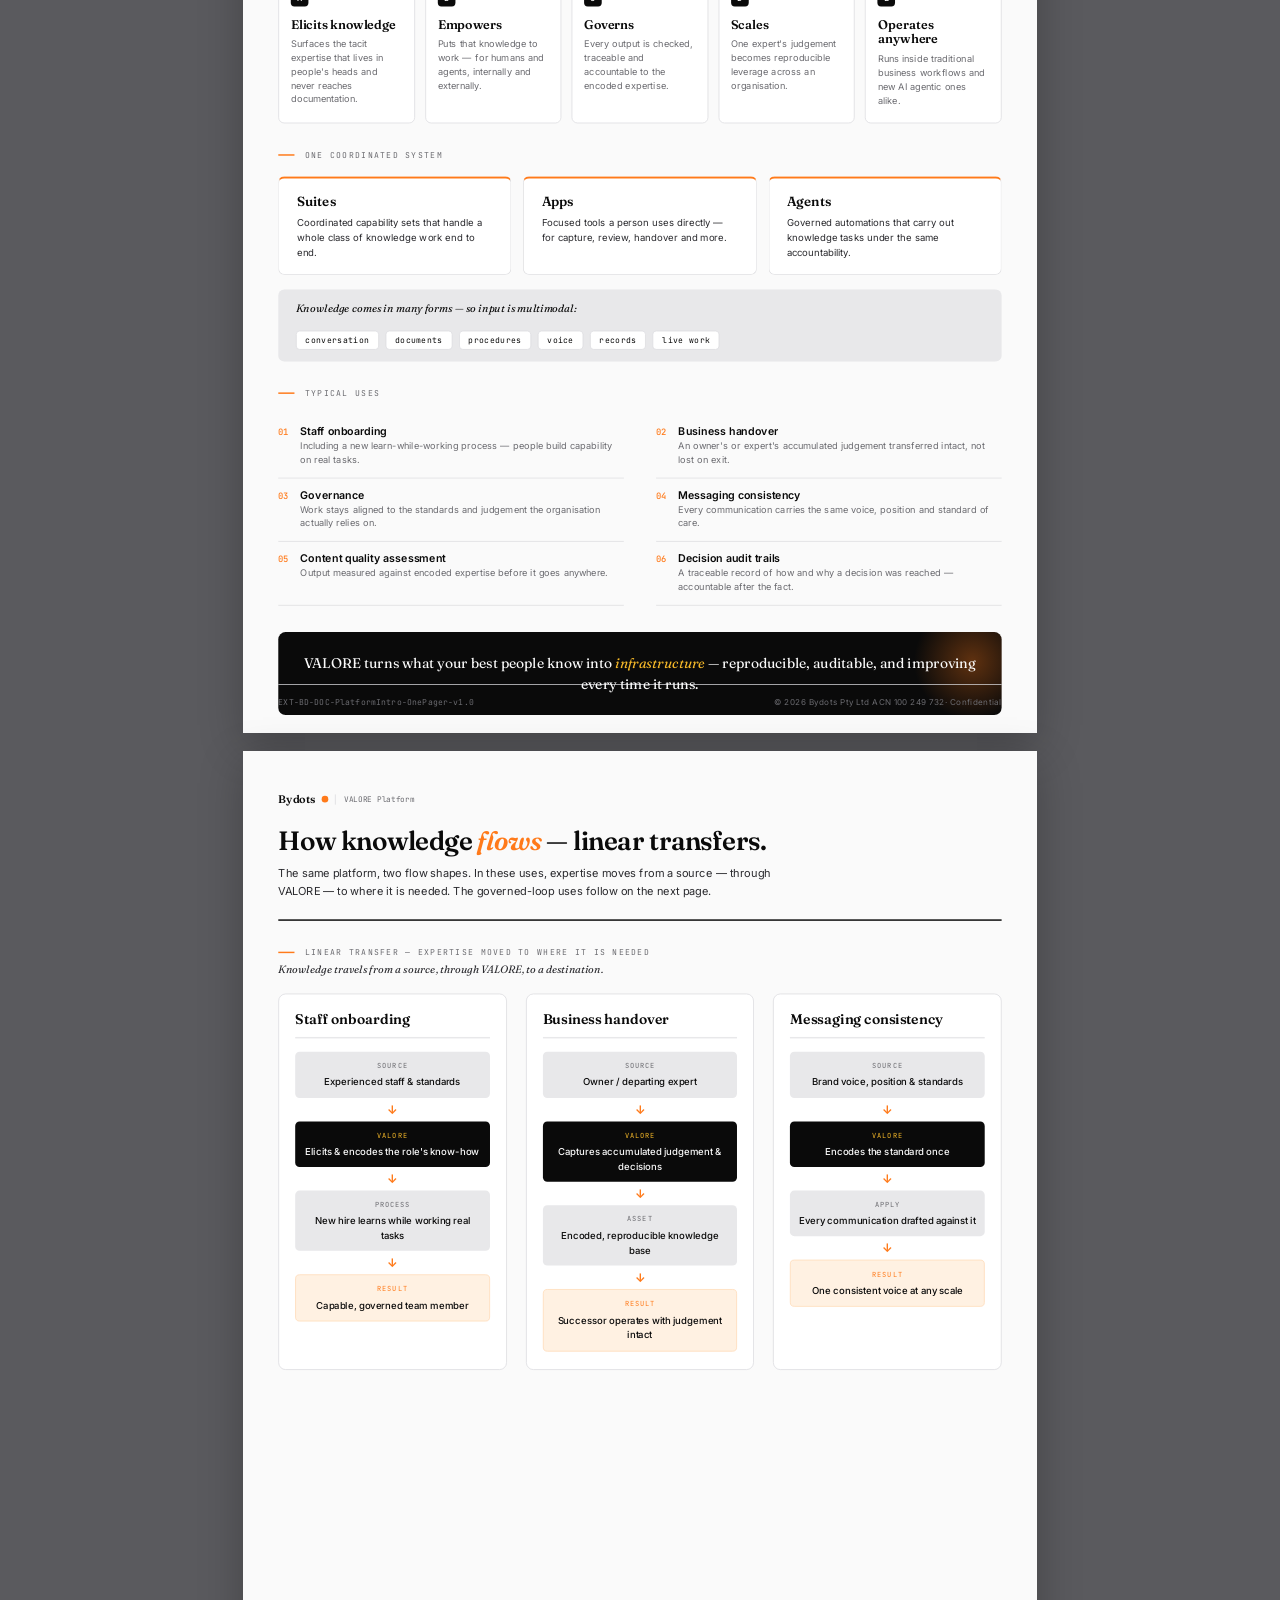
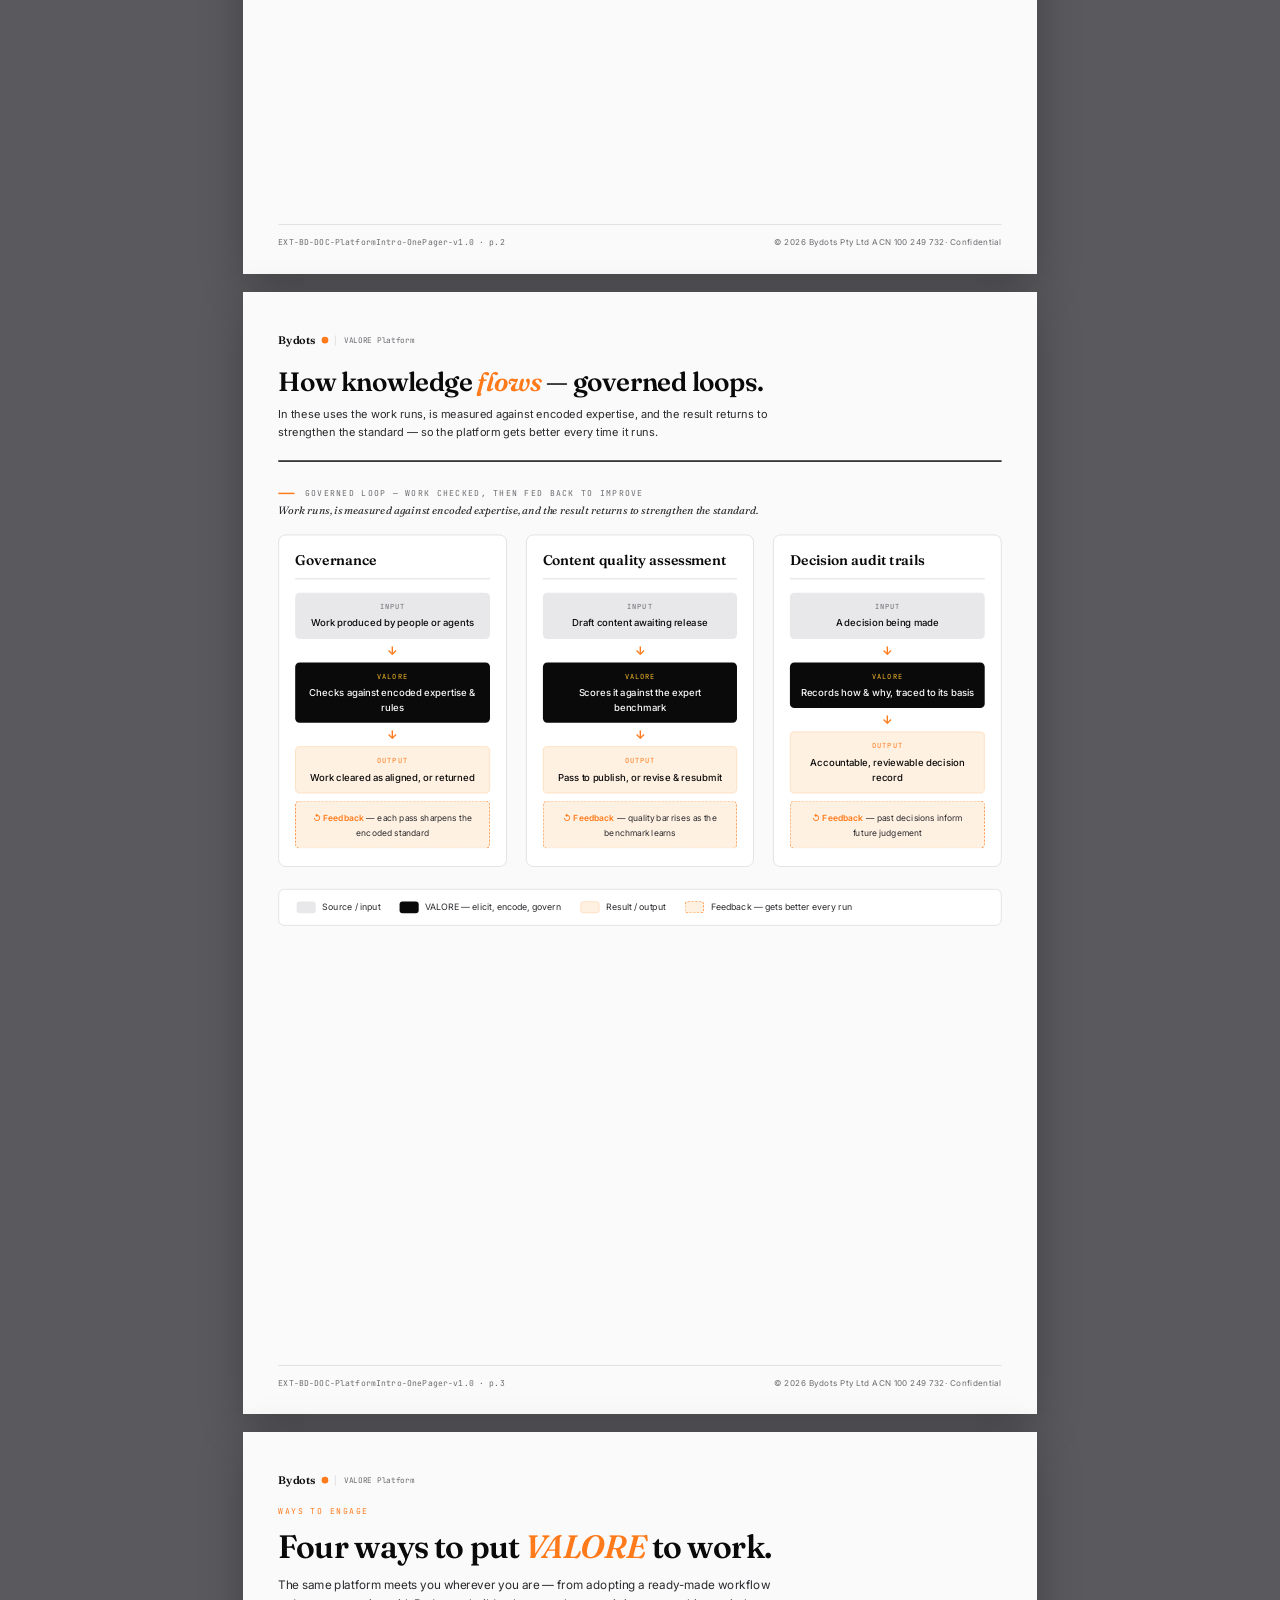
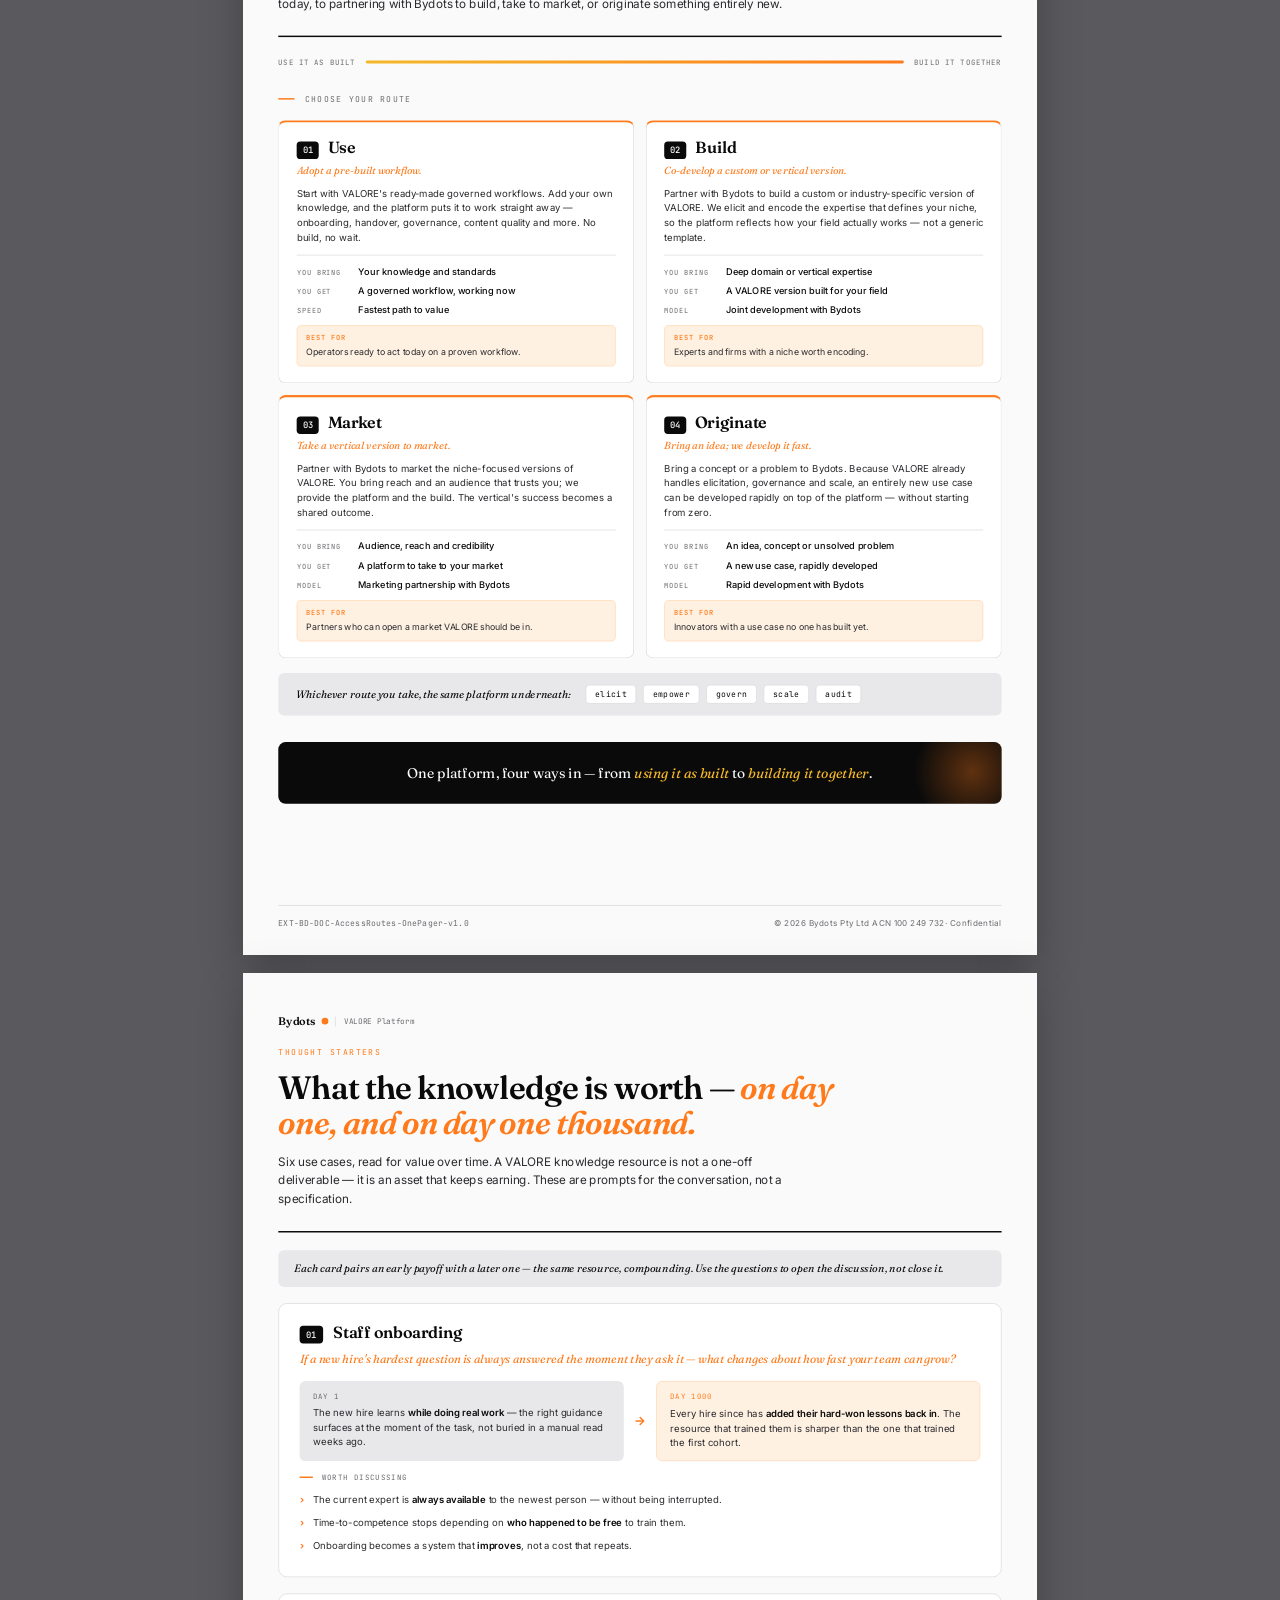
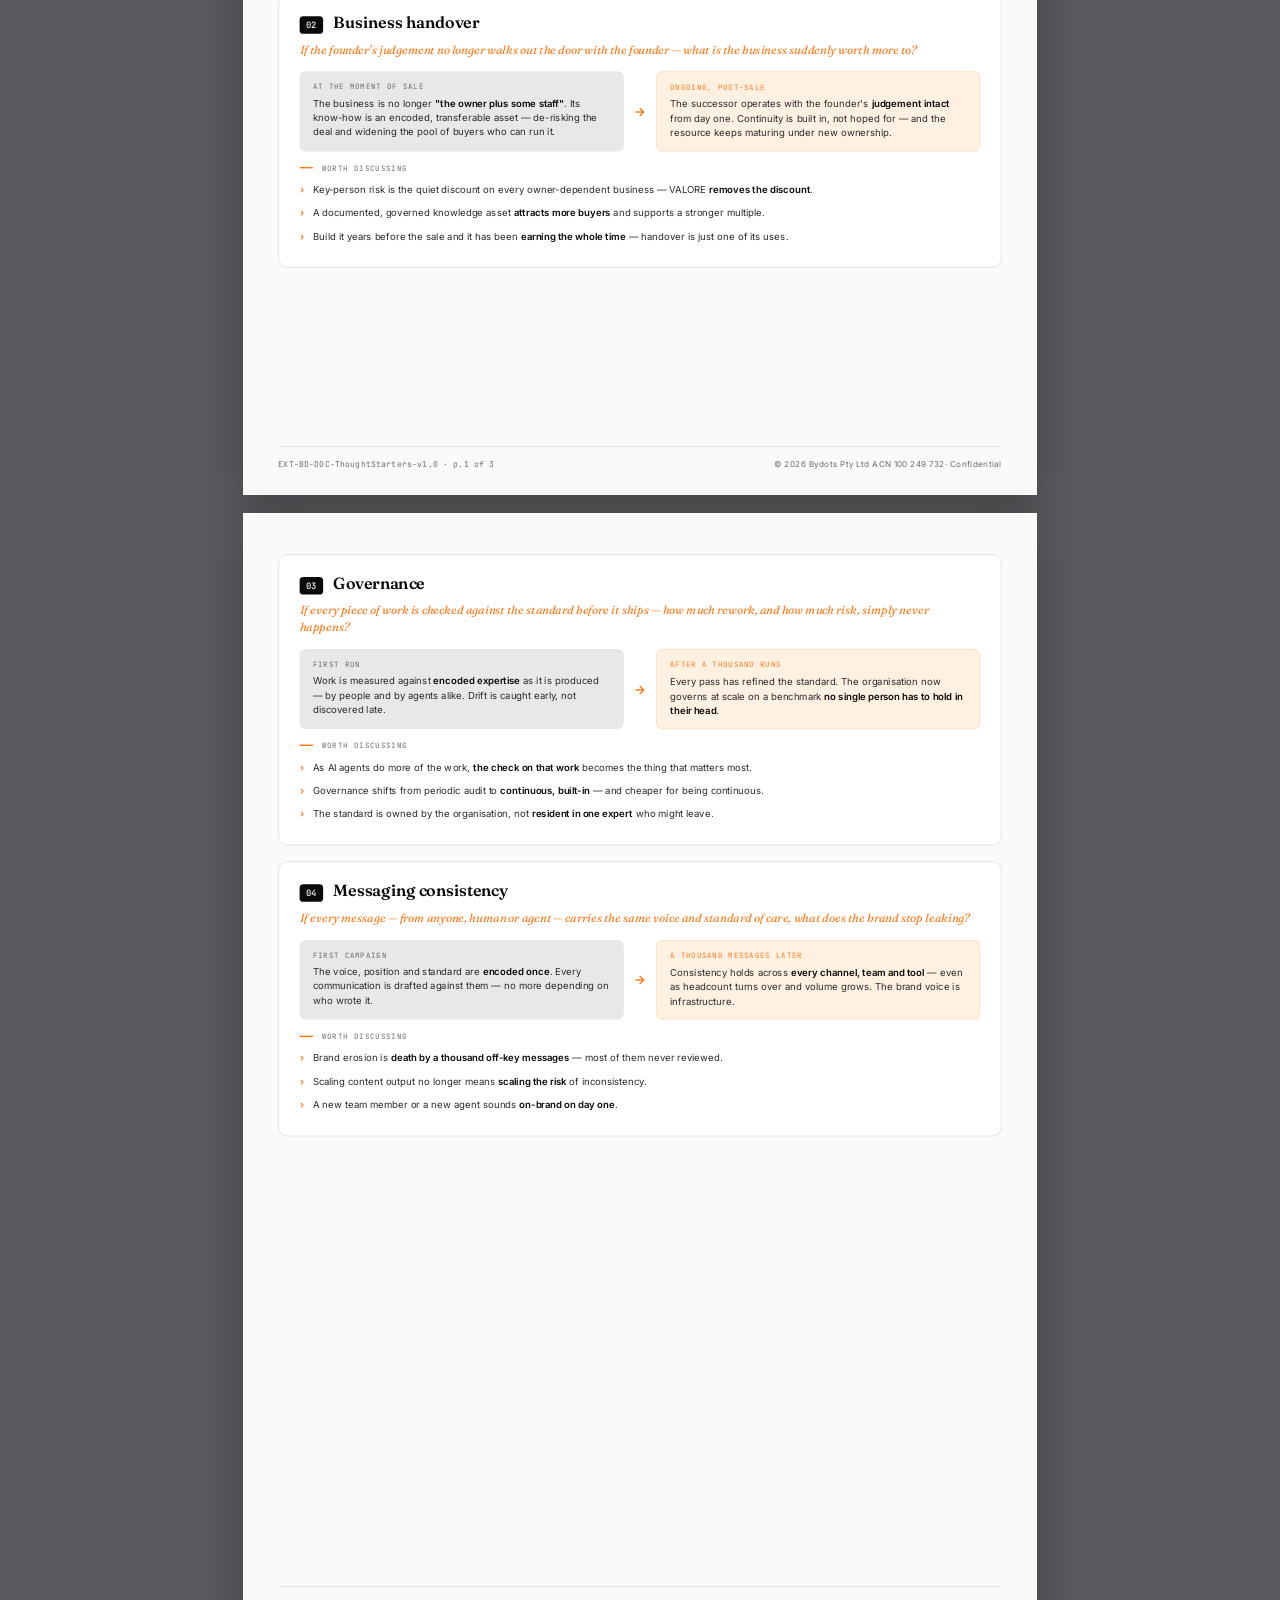
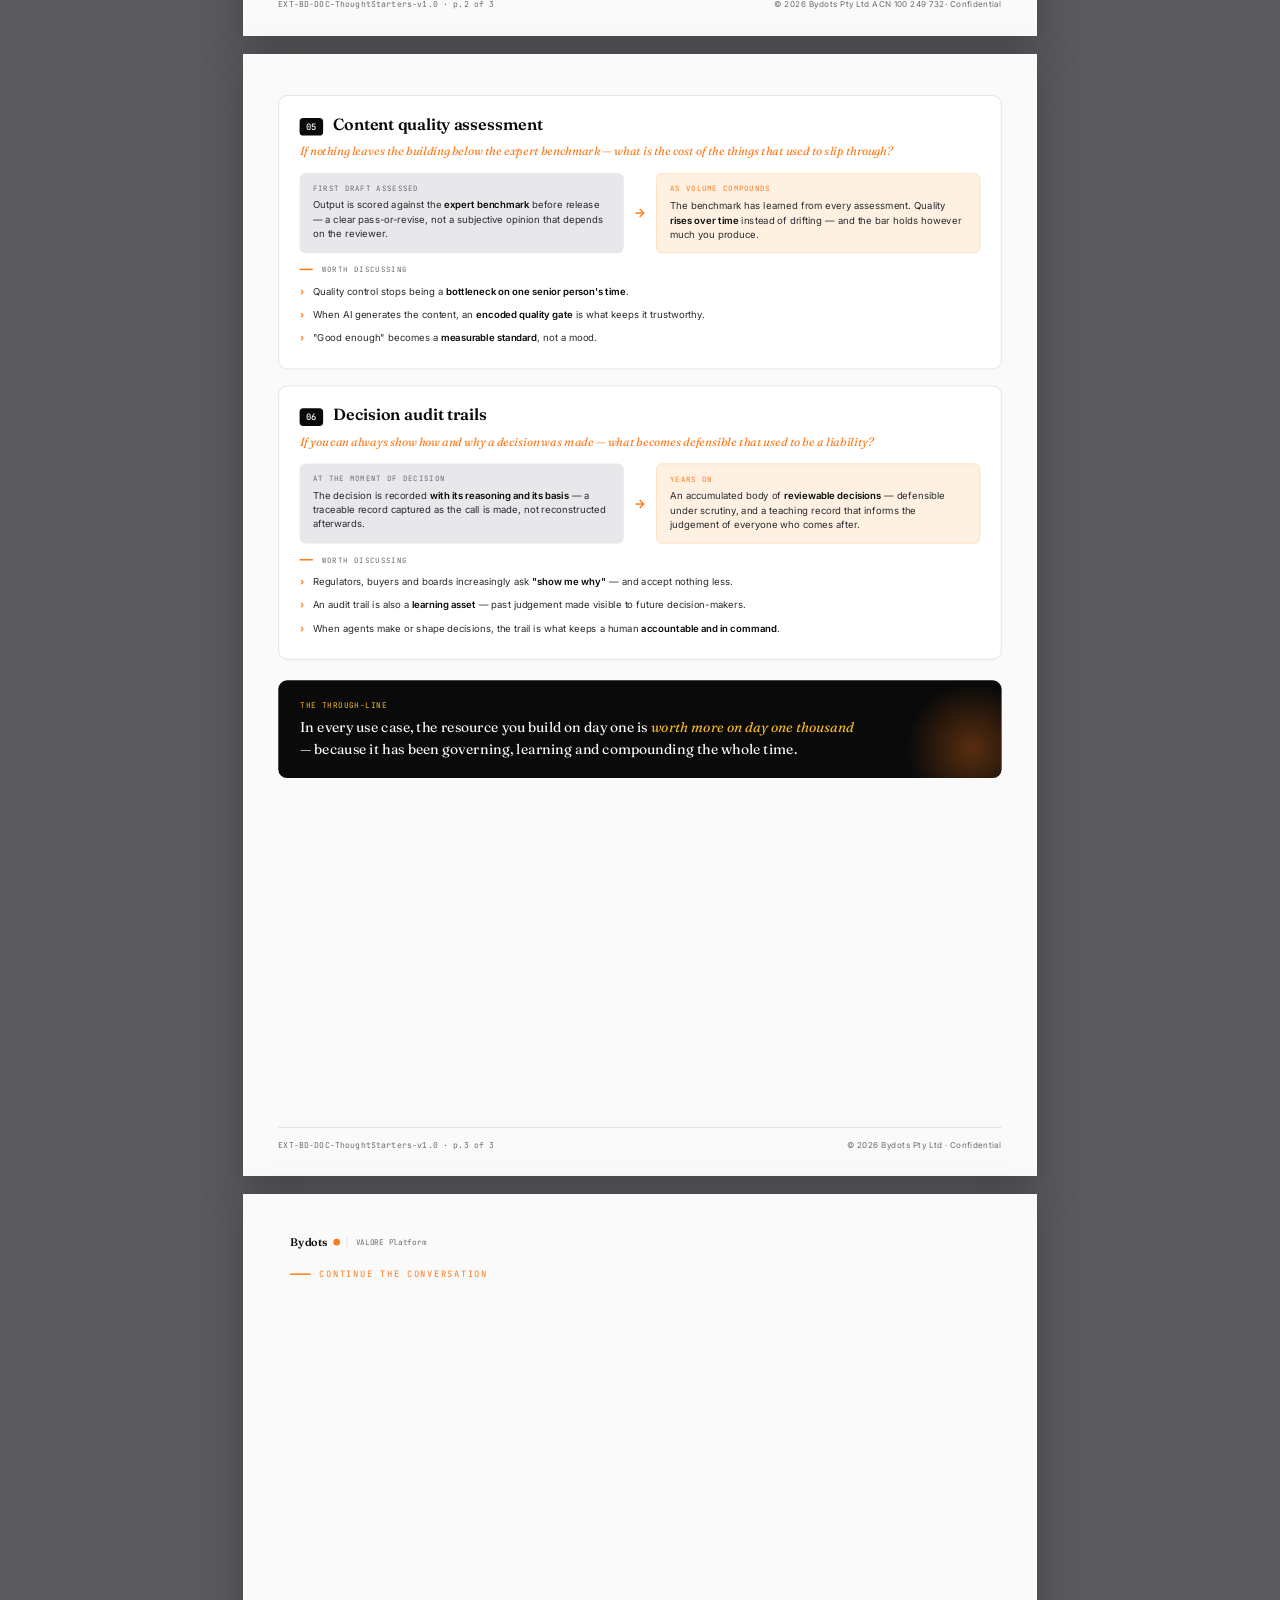
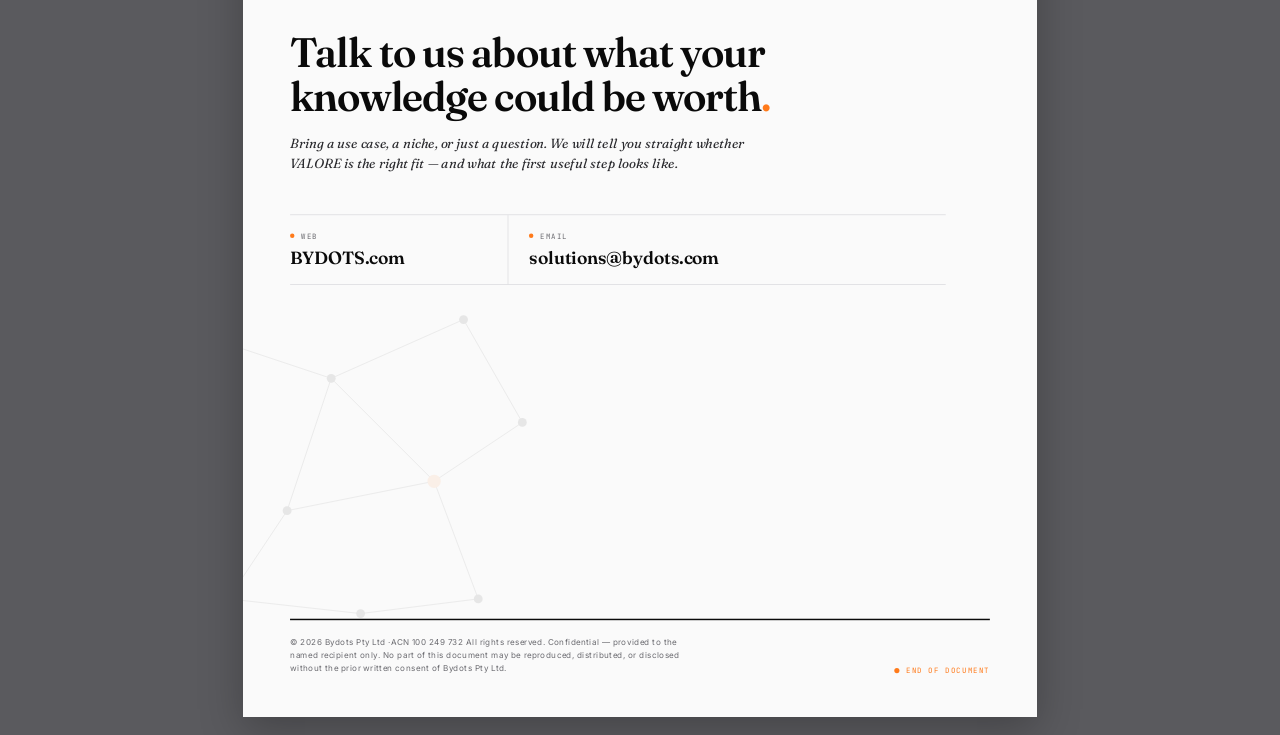
<file: platform-introduction.html>
<!DOCTYPE html>
<html lang="en">
<head>
<meta charset="UTF-8">
<meta name="viewport" content="width=device-width, initial-scale=1.0">
<title>Bydots — VALORE Platform Introduction</title>
<link href="https://fonts.googleapis.com/css2?family=Fraunces:ital,opsz,wght@0,9..144,400;0,9..144,500;0,9..144,600;0,9..144,700;1,9..144,400;1,9..144,500;1,9..144,600&family=Inter:wght@300;400;500;600&family=JetBrains+Mono:wght@400;500&display=swap" rel="stylesheet">
<style>
  .doc-nav {
    position: sticky; top: 0; z-index: 100;
    height: 52px;
    background: #fff;
    border-bottom: 1px solid #DBDBDE;
    display: flex; align-items: center;
    padding: 0 32px;
    gap: 0;
  }
  .doc-nav-brand {
    font-family: 'Fraunces', serif; font-size: 15px; font-weight: 600;
    color: #0A0A0A; display: flex; align-items: center; gap: 2px;
    text-decoration: none; margin-right: 32px;
  }
  .doc-nav-brand .dot { width: 8px; height: 8px; background: #FF7A1A; border-radius: 50%; display: inline-block; }
  .doc-nav-links { display: flex; gap: 4px; flex: 1; }
  .doc-nav-links a {
    font-family: 'Inter', sans-serif; font-size: 13px; font-weight: 500; color: #6B6B70;
    padding: 6px 12px; border-radius: 5px; text-decoration: none;
    transition: background 0.15s, color 0.15s;
  }
  .doc-nav-links a:hover { background: #FAFAFA; color: #0A0A0A; }
  .doc-nav-label {
    font-family: 'JetBrains Mono', monospace; font-size: 10px; letter-spacing: 0.12em;
    text-transform: uppercase; color: #6B6B70; padding-right: 16px; border-right: 1px solid #DBDBDE;
    margin-right: 16px;
  }
  .doc-nav-print {
    font-family: 'Inter', sans-serif; font-size: 13px; font-weight: 600;
    color: #0A0A0A; background: #FAFAFA; border: 1px solid #DBDBDE;
    padding: 6px 16px; border-radius: 5px; cursor: pointer; text-decoration: none;
  }
  .doc-nav-print:hover { background: #E8E8EA; }
</style>
<style>
  :root {
    --ink:     #0A0A0A;
    --graphite:#2A2A2E;
    --steel:   #6B6B70;
    --mist:    #E8E8EA;
    --paper:   #FAFAFA;
    --orange:  #FF7A1A;
    --amber:   #F5B829;
    --line:    #DBDBDE;
    --card:    #FFFFFF;
    --peach:   #FFF1E2;
    --peachln: #FFD9B5;
  }

  * { margin: 0; padding: 0; box-sizing: border-box; }

  html, body {
    background: #5a5a5e;
    color: var(--ink);
    font-family: 'Inter', sans-serif;
    -webkit-font-smoothing: antialiased;
  }

  /* ────────────────────────────────────────────
     A4 PORTRAIT SHEET SYSTEM
     Each .sheet is exactly 210×297 mm. Inner
     content is authored at 1080 px wide and
     scaled down via transform to fit A4.
  ──────────────────────────────────────────── */
  @page { size: A4 portrait; margin: 0; }

  .sheet {
    width: 210mm;
    height: 297mm;
    position: relative;
    overflow: hidden;
    background: var(--paper);
    page-break-after: always;
    margin: 18px auto;
    box-shadow: 0 12px 40px rgba(0,0,0,0.25);
  }
  .sheet:last-child { page-break-after: auto; }

  .sheet-inner {
    width: 1080px;
    height: 1527px;
    transform-origin: top left;
    transform: scale(0.7351);
    position: relative;
    padding: 0 48px;
  }

  @media print {
    html, body { background: var(--paper); }
    .sheet { margin: 0; box-shadow: none; }
  }

  /* ────────────────────────────────────────────
     SHARED: HEADER / FOOTER / TYPE UTILITIES
  ──────────────────────────────────────────── */
  .header {
    padding: 56px 0 30px;
    border-bottom: 2px solid var(--ink);
  }

  .wordmark {
    font-family: 'Fraunces', serif;
    font-size: 15px;
    font-weight: 600;
    letter-spacing: -0.01em;
    color: var(--ink);
    display: flex;
    align-items: center;
    gap: 9px;
    margin-bottom: 26px;
  }
  .wordmark .dot {
    width: 9px;
    height: 9px;
    background: var(--orange);
    border-radius: 50%;
    display: inline-block;
    flex-shrink: 0;
  }
  .wordmark .sub {
    font-family: 'JetBrains Mono', monospace;
    font-size: 10.5px;
    font-weight: 400;
    color: var(--steel);
    letter-spacing: 0.04em;
    padding-left: 11px;
    border-left: 1px solid var(--line);
  }

  .eyebrow {
    font-family: 'JetBrains Mono', monospace;
    font-size: 11px;
    letter-spacing: 0.16em;
    text-transform: uppercase;
    color: var(--orange);
    margin-bottom: 16px;
  }

  .headline {
    font-family: 'Fraunces', serif;
    font-size: 44px;
    font-weight: 600;
    line-height: 1.1;
    letter-spacing: -0.02em;
    color: var(--ink);
    max-width: 820px;
  }
  .headline em { font-style: italic; color: var(--orange); }

  .subhead {
    margin-top: 16px;
    font-size: 16px;
    color: var(--graphite);
    font-weight: 400;
    line-height: 1.6;
    max-width: 700px;
  }

  .footer {
    position: absolute;
    left: 48px;
    right: 48px;
    bottom: 36px;
    padding-top: 16px;
    border-top: 1px solid var(--line);
    display: flex;
    justify-content: space-between;
    align-items: center;
    flex-wrap: wrap;
    gap: 12px;
  }
  .footer-id {
    font-family: 'JetBrains Mono', monospace;
    font-size: 11px;
    color: var(--steel);
  }
  .footer-conf {
    font-size: 11px;
    color: var(--steel);
    letter-spacing: 0.04em;
  }

  .section-label {
    font-family: 'JetBrains Mono', monospace;
    font-size: 11px;
    letter-spacing: 0.14em;
    text-transform: uppercase;
    color: var(--steel);
    margin-bottom: 22px;
    display: flex;
    align-items: center;
    gap: 14px;
  }
  .section-label::before {
    content: '';
    width: 22px;
    height: 2px;
    background: var(--orange);
    flex-shrink: 0;
  }

  .section { margin-top: 36px; }

  .thesis {
    margin: 28px 0 6px;
    padding: 20px 26px;
    background: var(--ink);
    border-radius: 8px;
  }
  .thesis-text {
    font-family: 'Fraunces', serif;
    font-size: 18px;
    font-style: italic;
    color: var(--paper);
    line-height: 1.55;
  }
  .thesis-text b { color: var(--amber); font-style: normal; font-weight: 600; }

  /* ────────────────────────────────────────────
     PAGE 1 — COVER
  ──────────────────────────────────────────── */
  .cover-inner { padding: 0; }

  .cover-frame {
    position: absolute;
    inset: 56px 64px 56px 64px;
    display: flex;
    flex-direction: column;
    justify-content: space-between;
  }

  .cover-top { display: flex; flex-direction: column; gap: 0; }

  .cover-eyebrow {
    font-family: 'JetBrains Mono', monospace;
    font-size: 12px;
    letter-spacing: 0.18em;
    text-transform: uppercase;
    color: var(--orange);
    margin-top: 60px;
    display: flex;
    align-items: center;
    gap: 12px;
  }
  .cover-eyebrow::before {
    content: '';
    width: 28px;
    height: 2px;
    background: var(--orange);
    flex-shrink: 0;
  }

  .cover-mid { padding-right: 60px; }

  .cover-h1 {
    font-family: 'Fraunces', serif;
    font-weight: 600;
    font-size: 92px;
    line-height: 1.02;
    letter-spacing: -0.025em;
    color: var(--ink);
    font-variation-settings: "opsz" 144, "SOFT" 40;
  }
  .cover-h1 em { font-style: italic; color: var(--ink); }
  .cover-h1 .period {
    color: var(--orange);
    display: inline-block;
    transform: translateY(-0.04em);
  }

  .cover-sub {
    margin-top: 30px;
    font-family: 'Fraunces', serif;
    font-size: 21px;
    font-style: italic;
    font-weight: 400;
    color: var(--graphite);
    line-height: 1.5;
    max-width: 720px;
  }

  .cover-meta {
    display: grid;
    grid-template-columns: 1fr 1fr;
    gap: 40px;
    align-items: end;
    border-top: 2px solid var(--ink);
    padding-top: 26px;
  }

  .cover-id-block { display: flex; flex-direction: column; gap: 8px; }
  .cover-id-key {
    font-family: 'JetBrains Mono', monospace;
    font-size: 10px;
    letter-spacing: 0.14em;
    text-transform: uppercase;
    color: var(--steel);
  }
  .cover-id-val {
    font-family: 'JetBrains Mono', monospace;
    font-size: 12px;
    color: var(--ink);
    letter-spacing: 0.02em;
  }

  .cover-stamp {
    border-left: 1px solid var(--line);
    padding-left: 30px;
    display: flex;
    flex-direction: column;
    gap: 10px;
  }
  .cover-stamp-label {
    font-family: 'JetBrains Mono', monospace;
    font-size: 10px;
    letter-spacing: 0.16em;
    text-transform: uppercase;
    color: var(--orange);
    display: flex;
    align-items: center;
    gap: 9px;
  }
  .cover-stamp-label::before {
    content: '';
    width: 7px;
    height: 7px;
    background: var(--orange);
    border-radius: 50%;
  }
  .cover-stamp-body {
    font-size: 11.5px;
    color: var(--graphite);
    line-height: 1.55;
    font-weight: 400;
  }
  .cover-stamp-foot {
    font-family: 'JetBrains Mono', monospace;
    font-size: 10px;
    color: var(--steel);
    letter-spacing: 0.04em;
    margin-top: 4px;
  }

  /* Decorative node graph — cover */
  .cover-graph {
    position: absolute;
    right: -120px;
    top: 280px;
    width: 600px;
    height: 600px;
    opacity: 0.10;
    pointer-events: none;
  }

  /* ────────────────────────────────────────────
     PAGE 2 — PLATFORM INTRO
  ──────────────────────────────────────────── */
  .caps {
    display: grid;
    grid-template-columns: repeat(5, 1fr);
    gap: 14px;
  }
  .cap {
    background: var(--card);
    border: 1px solid var(--line);
    border-radius: 8px;
    padding: 18px 16px 20px;
  }
  .cap-key {
    font-family: 'JetBrains Mono', monospace;
    font-size: 12px;
    font-weight: 500;
    color: var(--card);
    background: var(--ink);
    width: 24px;
    height: 24px;
    border-radius: 5px;
    display: flex;
    align-items: center;
    justify-content: center;
    margin-bottom: 14px;
  }
  .cap-title {
    font-family: 'Fraunces', serif;
    font-size: 17px;
    font-weight: 600;
    color: var(--ink);
    line-height: 1.2;
    margin-bottom: 8px;
  }
  .cap-desc {
    font-size: 12.5px;
    color: var(--steel);
    line-height: 1.5;
    font-weight: 400;
  }

  .system {
    display: grid;
    grid-template-columns: repeat(3, 1fr);
    gap: 16px;
  }
  .sys {
    background: var(--card);
    border: 1px solid var(--line);
    border-radius: 8px;
    padding: 20px 24px;
    border-top: 3px solid var(--orange);
  }
  .sys-title {
    font-family: 'Fraunces', serif;
    font-size: 18px;
    font-weight: 600;
    color: var(--ink);
    margin-bottom: 7px;
  }
  .sys-desc {
    font-size: 13px;
    color: var(--graphite);
    line-height: 1.55;
    font-weight: 400;
  }

  .modal {
    margin-top: 20px;
    display: flex;
    align-items: center;
    gap: 22px;
    background: var(--mist);
    border-radius: 8px;
    padding: 16px 24px;
    flex-wrap: wrap;
  }
  .modal-lead {
    font-family: 'Fraunces', serif;
    font-size: 14.5px;
    font-style: italic;
    color: var(--ink);
    flex-shrink: 0;
  }
  .modal-tags { display: flex; gap: 9px; flex-wrap: wrap; }
  .tag {
    font-family: 'JetBrains Mono', monospace;
    font-size: 11px;
    color: var(--ink);
    background: var(--card);
    border: 1px solid var(--line);
    border-radius: 5px;
    padding: 5px 12px;
    letter-spacing: 0.02em;
  }

  .uses {
    display: grid;
    grid-template-columns: 1fr 1fr;
    gap: 0 44px;
  }
  .use {
    display: flex;
    gap: 16px;
    padding: 14px 0;
    border-bottom: 1px solid var(--line);
    align-items: flex-start;
  }
  .use-num {
    font-family: 'JetBrains Mono', monospace;
    font-size: 12px;
    color: var(--orange);
    font-weight: 500;
    flex-shrink: 0;
    margin-top: 2px;
  }
  .use-title {
    font-size: 14.5px;
    font-weight: 600;
    color: var(--ink);
    margin-bottom: 3px;
  }
  .use-desc {
    font-size: 12.5px;
    color: var(--steel);
    line-height: 1.5;
    font-weight: 400;
  }

  .closer {
    margin-top: 36px;
    padding: 28px 32px;
    background: var(--ink);
    border-radius: 10px;
    text-align: center;
    position: relative;
    overflow: hidden;
  }
  .closer::after {
    content: '';
    position: absolute;
    right: -40px;
    top: -40px;
    width: 160px;
    height: 160px;
    background: radial-gradient(circle, rgba(255,122,26,0.35) 0%, transparent 70%);
  }
  .closer-text {
    font-family: 'Fraunces', serif;
    font-size: 19px;
    color: var(--paper);
    line-height: 1.5;
    position: relative;
    z-index: 1;
  }
  .closer-text em { font-style: italic; color: var(--amber); }

  /* ────────────────────────────────────────────
     PAGES 3 & 4 — FLOW DIAGRAMS
  ──────────────────────────────────────────── */
  .diag-header {
    padding: 56px 0 26px;
    border-bottom: 2px solid var(--ink);
  }
  .diag-title {
    font-family: 'Fraunces', serif;
    font-size: 36px;
    font-weight: 600;
    color: var(--ink);
    line-height: 1.12;
    letter-spacing: -0.02em;
  }
  .diag-title em { font-style: italic; color: var(--orange); }
  .diag-sub {
    margin-top: 14px;
    font-size: 15px;
    color: var(--graphite);
    font-weight: 400;
    line-height: 1.6;
    max-width: 680px;
  }

  .band-label {
    font-family: 'JetBrains Mono', monospace;
    font-size: 11px;
    letter-spacing: 0.14em;
    text-transform: uppercase;
    color: var(--steel);
    margin: 36px 0 7px;
    display: flex;
    align-items: center;
    gap: 14px;
  }
  .band-label::before {
    content: '';
    width: 22px;
    height: 2px;
    background: var(--orange);
    flex-shrink: 0;
  }
  .band-note {
    font-family: 'Fraunces', serif;
    font-size: 14.5px;
    color: var(--graphite);
    font-weight: 400;
    font-style: italic;
    margin-bottom: 24px;
  }

  .band { display: grid; grid-template-columns: 1fr 1fr 1fr; gap: 26px; }

  .flow {
    background: var(--card);
    border: 1px solid var(--line);
    border-radius: 10px;
    padding: 22px 22px 24px;
  }
  .flow-name {
    font-family: 'Fraunces', serif;
    font-size: 19px;
    font-weight: 600;
    color: var(--ink);
    margin-bottom: 18px;
    padding-bottom: 12px;
    border-bottom: 2px solid var(--mist);
  }

  .chain { display: flex; flex-direction: column; align-items: stretch; }

  .node {
    border-radius: 6px;
    padding: 12px;
    text-align: center;
  }
  .node.src  { background: var(--mist); }
  .node.core { background: var(--ink); }
  .node.dest { background: var(--peach); border: 1px solid var(--peachln); }

  .node-role {
    font-family: 'JetBrains Mono', monospace;
    font-size: 9.5px;
    letter-spacing: 0.1em;
    text-transform: uppercase;
    color: var(--steel);
    display: block;
    margin-bottom: 5px;
  }
  .node.core .node-role { color: var(--amber); }
  .node.dest .node-role { color: var(--orange); }

  .node-text {
    font-size: 13px;
    color: var(--ink);
    line-height: 1.4;
    font-weight: 500;
  }
  .node.core .node-text { color: var(--paper); }

  .arrow {
    align-self: center;
    color: var(--orange);
    font-size: 16px;
    line-height: 1;
    padding: 8px 0;
    font-weight: 700;
  }

  .loop-back {
    margin-top: 10px;
    border: 1.5px dashed var(--orange);
    border-radius: 6px;
    padding: 10px 12px;
    text-align: center;
    background: var(--peach);
  }
  .loop-back-text {
    font-size: 11.5px;
    color: var(--graphite);
    line-height: 1.5;
    font-weight: 400;
  }
  .loop-back-text b { color: var(--orange); font-weight: 600; }

  .legend {
    margin-top: 30px;
    padding: 16px 24px;
    background: var(--card);
    border: 1px solid var(--line);
    border-radius: 8px;
    display: flex;
    gap: 26px;
    flex-wrap: wrap;
    align-items: center;
  }
  .legend-item {
    display: flex;
    align-items: center;
    gap: 9px;
    font-size: 12px;
    color: var(--graphite);
    font-weight: 400;
  }
  .swatch {
    width: 26px;
    height: 16px;
    border-radius: 4px;
    flex-shrink: 0;
  }
  .swatch.s-src  { background: var(--mist); }
  .swatch.s-core { background: var(--ink); }
  .swatch.s-dest { background: var(--peach); border: 1px solid var(--peachln); }
  .swatch.s-loop { background: var(--peach); border: 1.5px dashed var(--orange); }

  /* ────────────────────────────────────────────
     PAGE 5 — ACCESS ROUTES
  ──────────────────────────────────────────── */
  .depth {
    margin: 28px 0 4px;
    display: flex;
    align-items: center;
    gap: 0;
  }
  .depth-cap {
    font-family: 'JetBrains Mono', monospace;
    font-size: 10px;
    letter-spacing: 0.1em;
    text-transform: uppercase;
    color: var(--steel);
    flex-shrink: 0;
  }
  .depth-track {
    flex: 1;
    height: 4px;
    margin: 0 14px;
    border-radius: 2px;
    background: linear-gradient(90deg, var(--amber) 0%, var(--orange) 100%);
  }

  .routes {
    display: grid;
    grid-template-columns: 1fr 1fr;
    gap: 16px;
  }
  .route {
    background: var(--card);
    border: 1px solid var(--line);
    border-radius: 10px;
    border-top: 3px solid var(--orange);
    padding: 22px 24px;
    display: flex;
    flex-direction: column;
  }
  .route-top {
    display: flex;
    align-items: baseline;
    gap: 12px;
    margin-bottom: 6px;
  }
  .route-num {
    font-family: 'JetBrains Mono', monospace;
    font-size: 12px;
    font-weight: 500;
    color: var(--card);
    background: var(--ink);
    padding: 4px 8px;
    border-radius: 5px;
    flex-shrink: 0;
  }
  .route-name {
    font-family: 'Fraunces', serif;
    font-size: 22px;
    font-weight: 600;
    color: var(--ink);
    line-height: 1.1;
    letter-spacing: -0.01em;
  }
  .route-tagline {
    font-family: 'Fraunces', serif;
    font-size: 14px;
    font-style: italic;
    color: var(--orange);
    margin-bottom: 12px;
  }
  .route-desc {
    font-size: 13px;
    color: var(--graphite);
    line-height: 1.55;
    font-weight: 400;
    margin-bottom: 14px;
  }
  .route-meta {
    margin-top: auto;
    padding-top: 13px;
    border-top: 1px solid var(--line);
    display: flex;
    flex-direction: column;
    gap: 7px;
  }
  .meta-row {
    display: flex;
    gap: 10px;
    align-items: baseline;
  }
  .meta-key {
    font-family: 'JetBrains Mono', monospace;
    font-size: 9.5px;
    letter-spacing: 0.08em;
    text-transform: uppercase;
    color: var(--steel);
    width: 74px;
    flex-shrink: 0;
  }
  .meta-val {
    font-size: 12.5px;
    color: var(--ink);
    line-height: 1.5;
    font-weight: 500;
  }
  .route-best {
    margin-top: 12px;
    background: var(--peach);
    border: 1px solid var(--peachln);
    border-radius: 6px;
    padding: 9px 12px;
    font-size: 12px;
    color: var(--graphite);
    line-height: 1.5;
  }
  .route-best b {
    font-family: 'JetBrains Mono', monospace;
    font-size: 9.5px;
    letter-spacing: 0.08em;
    text-transform: uppercase;
    color: var(--orange);
    font-weight: 500;
    display: block;
    margin-bottom: 3px;
  }

  .core-note {
    margin-top: 20px;
    display: flex;
    align-items: center;
    gap: 20px;
    background: var(--mist);
    border-radius: 8px;
    padding: 16px 24px;
    flex-wrap: wrap;
  }
  .core-lead {
    font-family: 'Fraunces', serif;
    font-size: 14.5px;
    font-style: italic;
    color: var(--ink);
    flex-shrink: 0;
  }
  .core-tags { display: flex; gap: 9px; flex-wrap: wrap; }

  /* ────────────────────────────────────────────
     PAGES 6–8 — THOUGHT STARTERS
  ──────────────────────────────────────────── */
  .ts-note {
    margin-top: 24px;
    padding: 14px 22px;
    background: var(--mist);
    border-radius: 8px;
    font-family: 'Fraunces', serif;
    font-size: 14.5px;
    font-style: italic;
    color: var(--ink);
    line-height: 1.55;
  }

  .starter {
    margin-top: 22px;
    background: var(--card);
    border: 1px solid var(--line);
    border-radius: 12px;
    padding: 24px 28px 26px;
  }
  .starter-head {
    display: flex;
    align-items: baseline;
    gap: 14px;
    margin-bottom: 4px;
  }
  .starter-num {
    font-family: 'JetBrains Mono', monospace;
    font-size: 12px;
    font-weight: 500;
    color: var(--card);
    background: var(--ink);
    padding: 4px 9px;
    border-radius: 5px;
    flex-shrink: 0;
  }
  .starter-name {
    font-family: 'Fraunces', serif;
    font-size: 22px;
    font-weight: 600;
    color: var(--ink);
    letter-spacing: -0.01em;
  }
  .starter-q {
    margin: 10px 0 18px;
    font-family: 'Fraunces', serif;
    font-size: 16px;
    font-style: italic;
    color: var(--orange);
    line-height: 1.45;
  }

  .arc {
    display: grid;
    grid-template-columns: 1fr auto 1fr;
    gap: 0;
    align-items: stretch;
    margin-bottom: 16px;
  }
  .arc-cell { padding: 14px 18px; border-radius: 8px; }
  .arc-cell.now   { background: var(--mist); }
  .arc-cell.later { background: var(--peach); border: 1px solid var(--peachln); }

  .arc-when {
    font-family: 'JetBrains Mono', monospace;
    font-size: 10px;
    letter-spacing: 0.12em;
    text-transform: uppercase;
    color: var(--steel);
    margin-bottom: 7px;
  }
  .arc-cell.later .arc-when { color: var(--orange); }

  .arc-text { font-size: 13px; color: var(--graphite); line-height: 1.5; font-weight: 400; }
  .arc-text b { color: var(--ink); font-weight: 600; }

  .arc-join {
    display: flex;
    align-items: center;
    justify-content: center;
    padding: 0 14px;
    color: var(--orange);
    font-size: 17px;
    font-weight: 700;
  }

  .prov-label {
    font-family: 'JetBrains Mono', monospace;
    font-size: 10px;
    letter-spacing: 0.13em;
    text-transform: uppercase;
    color: var(--steel);
    margin-bottom: 8px;
    display: flex;
    align-items: center;
    gap: 12px;
  }
  .prov-label::before {
    content: '';
    width: 18px;
    height: 2px;
    background: var(--orange);
    flex-shrink: 0;
  }

  .prov {
    display: flex;
    gap: 12px;
    padding: 6px 0;
    align-items: flex-start;
  }
  .prov-mark { color: var(--orange); font-size: 13px; font-weight: 700; flex-shrink: 0; line-height: 1.5; }
  .prov-text { font-size: 13px; color: var(--graphite); line-height: 1.5; font-weight: 400; }
  .prov-text b { color: var(--ink); font-weight: 600; }

  .closer-ts {
    margin-top: 28px;
    padding: 26px 30px;
    background: var(--ink);
    border-radius: 12px;
    position: relative;
    overflow: hidden;
  }
  .closer-ts::after {
    content: '';
    position: absolute;
    right: -50px;
    bottom: -50px;
    width: 180px;
    height: 180px;
    background: radial-gradient(circle, rgba(255,122,26,0.32) 0%, transparent 70%);
  }
  .closer-label {
    font-family: 'JetBrains Mono', monospace;
    font-size: 10.5px;
    letter-spacing: 0.13em;
    text-transform: uppercase;
    color: var(--amber);
    margin-bottom: 10px;
    position: relative;
    z-index: 1;
  }
  .closer-ts-text {
    font-family: 'Fraunces', serif;
    font-size: 19px;
    color: var(--paper);
    line-height: 1.5;
    position: relative;
    z-index: 1;
    max-width: 760px;
  }
  .closer-ts-text em { font-style: italic; color: var(--amber); }

  /* ────────────────────────────────────────────
     PAGE 9 — BACK COVER
  ──────────────────────────────────────────── */
  .back-frame {
    position: absolute;
    inset: 56px 64px 56px 64px;
    display: flex;
    flex-direction: column;
    justify-content: space-between;
  }

  .back-mid { padding-right: 60px; }

  .back-eyebrow {
    font-family: 'JetBrains Mono', monospace;
    font-size: 12px;
    letter-spacing: 0.18em;
    text-transform: uppercase;
    color: var(--orange);
    margin-bottom: 22px;
    display: flex;
    align-items: center;
    gap: 12px;
  }
  .back-eyebrow::before {
    content: '';
    width: 28px;
    height: 2px;
    background: var(--orange);
    flex-shrink: 0;
  }

  .back-h {
    font-family: 'Fraunces', serif;
    font-weight: 600;
    font-size: 56px;
    line-height: 1.06;
    letter-spacing: -0.022em;
    color: var(--ink);
    max-width: 760px;
  }
  .back-h em { font-style: italic; color: var(--ink); }
  .back-h .period { color: var(--orange); }

  .back-sub {
    margin-top: 22px;
    font-family: 'Fraunces', serif;
    font-size: 18px;
    font-style: italic;
    color: var(--graphite);
    line-height: 1.5;
    max-width: 640px;
  }

  .contact {
    margin-top: 56px;
    display: grid;
    grid-template-columns: repeat(3, 1fr);
    gap: 0;
    border-top: 1px solid var(--line);
    border-bottom: 1px solid var(--line);
  }
  .contact-cell {
    padding: 22px 28px 22px 0;
    border-right: 1px solid var(--line);
    display: flex;
    flex-direction: column;
    gap: 8px;
  }
  .contact-cell:first-child { padding-left: 0; }
  .contact-cell:last-child  { border-right: none; padding-right: 0; }
  .contact-cell:not(:first-child) { padding-left: 28px; }

  .contact-key {
    font-family: 'JetBrains Mono', monospace;
    font-size: 10px;
    letter-spacing: 0.14em;
    text-transform: uppercase;
    color: var(--steel);
    display: flex;
    align-items: center;
    gap: 9px;
  }
  .contact-key::before {
    content: '';
    width: 6px;
    height: 6px;
    background: var(--orange);
    border-radius: 50%;
  }
  .contact-val {
    font-family: 'Fraunces', serif;
    font-size: 24px;
    font-weight: 600;
    color: var(--ink);
    letter-spacing: -0.01em;
  }

  .back-bottom {
    display: flex;
    justify-content: space-between;
    align-items: flex-end;
    border-top: 2px solid var(--ink);
    padding-top: 22px;
  }
  .back-conf {
    font-size: 11px;
    color: var(--steel);
    letter-spacing: 0.04em;
    line-height: 1.6;
    max-width: 560px;
  }
  .back-end {
    font-family: 'JetBrains Mono', monospace;
    font-size: 10px;
    letter-spacing: 0.16em;
    text-transform: uppercase;
    color: var(--orange);
    display: flex;
    align-items: center;
    gap: 9px;
  }
  .back-end::before {
    content: '';
    width: 7px;
    height: 7px;
    background: var(--orange);
    border-radius: 50%;
  }

  /* Decorative node graph — back cover */
  .back-graph {
    position: absolute;
    left: -160px;
    bottom: 60px;
    width: 600px;
    height: 600px;
    opacity: 0.08;
    pointer-events: none;
  }
</style>
</head>
<body>

<nav class="doc-nav">
  <a href="index.html" class="doc-nav-brand">Bydots<span class="dot"></span></a>
  <div class="doc-nav-links">
    <a href="platform.html">Platform</a>
    <a href="about.html">About</a>
    <a href="contact.html">Contact</a>
  </div>
  <span class="doc-nav-label">Platform Introduction · PDF</span>
  <a href="#" class="doc-nav-print" onclick="window.print();return false;">Print / Save PDF</a>
</nav>

<!-- ════════════════════════════════════════════
     PAGE 1 — COVER
════════════════════════════════════════════ -->
<section class="sheet">
  <div class="sheet-inner cover-inner">

    <svg class="cover-graph" viewBox="0 0 600 600" fill="none" xmlns="http://www.w3.org/2000/svg" aria-hidden="true">
      <g stroke="#0A0A0A" stroke-width="1">
        <line x1="80"  y1="120" x2="240" y2="180"/>
        <line x1="240" y1="180" x2="420" y2="100"/>
        <line x1="240" y1="180" x2="180" y2="360"/>
        <line x1="240" y1="180" x2="380" y2="320"/>
        <line x1="420" y1="100" x2="520" y2="240"/>
        <line x1="180" y1="360" x2="380" y2="320"/>
        <line x1="180" y1="360" x2="100" y2="480"/>
        <line x1="380" y1="320" x2="520" y2="240"/>
        <line x1="380" y1="320" x2="460" y2="480"/>
        <line x1="100" y1="480" x2="280" y2="500"/>
        <line x1="280" y1="500" x2="460" y2="480"/>
      </g>
      <g fill="#0A0A0A">
        <circle cx="80"  cy="120" r="6"/>
        <circle cx="420" cy="100" r="6"/>
        <circle cx="520" cy="240" r="6"/>
        <circle cx="180" cy="360" r="6"/>
        <circle cx="380" cy="320" r="6"/>
        <circle cx="100" cy="480" r="6"/>
        <circle cx="460" cy="480" r="6"/>
        <circle cx="280" cy="500" r="6"/>
      </g>
      <circle cx="240" cy="180" r="9" fill="#FF7A1A"/>
    </svg>

    <div class="cover-frame">

      <div class="cover-top">
        <div class="wordmark">
          Bydots<span class="dot"></span>
          <span class="sub">VALORE Platform</span>
        </div>
        <div class="cover-eyebrow">Platform introduction</div>
      </div>

      <div class="cover-mid">
        <h1 class="cover-h1">Expertise,<br>made <em>operational</em><span class="period">.</span></h1>
        <p class="cover-sub">A governed system for moving what experts know into work that scales — for humans and AI agents alike, accountable every time it runs.</p>
      </div>

      <div class="cover-meta">
        <div class="cover-id-block">
          <span class="cover-id-key">Document</span>
          <span class="cover-id-val">EXT-BD-DOC-PlatformIntro-v1.0</span>
          <span class="cover-id-key" style="margin-top:10px">Issued</span>
          <span class="cover-id-val">May 2026 · Bydots Pty Ltd</span>
        </div>
        <div class="cover-stamp">
          <div class="cover-stamp-label">Confidential</div>
          <div class="cover-stamp-body">This document and the information it contains are the confidential and proprietary property of Bydots Pty Ltd. Provided for review and discussion with the named recipient only. No part may be reproduced, distributed, or disclosed to a third party without the prior written consent of Bydots Pty Ltd.</div>
          <div class="cover-stamp-foot">© 2026 Bydots Pty Ltd ACN 100 249 732· All rights reserved.</div>
        </div>
      </div>

    </div>
  </div>
</section>


<!-- ════════════════════════════════════════════
     PAGE 2 — PLATFORM INTRODUCTION
════════════════════════════════════════════ -->
<section class="sheet">
  <div class="sheet-inner">

    <div class="header">
      <div class="wordmark">
        Bydots<span class="dot"></span>
        <span class="sub">VALORE Platform</span>
      </div>
      <div class="eyebrow">Platform Introduction</div>
      <h1 class="headline">A governed system for moving <em>expert knowledge</em> into work that scales.</h1>
      <p class="subhead">VALORE is a coordinated system of Suites, apps and agents that captures what an expert knows, puts it to work for people and AI alike, and keeps every result accountable.</p>
    </div>

    <div class="thesis">
      <p class="thesis-text"><b>Books teach. Simulators train.</b> VALORE governs — and gets better every time it runs.</p>
    </div>

    <div class="section">
      <div class="section-label">What the platform does</div>
      <div class="caps">
        <div class="cap">
          <div class="cap-key">A</div>
          <div class="cap-title">Elicits knowledge</div>
          <div class="cap-desc">Surfaces the tacit expertise that lives in people's heads and never reaches documentation.</div>
        </div>
        <div class="cap">
          <div class="cap-key">B</div>
          <div class="cap-title">Empowers</div>
          <div class="cap-desc">Puts that knowledge to work — for humans and agents, internally and externally.</div>
        </div>
        <div class="cap">
          <div class="cap-key">C</div>
          <div class="cap-title">Governs</div>
          <div class="cap-desc">Every output is checked, traceable and accountable to the encoded expertise.</div>
        </div>
        <div class="cap">
          <div class="cap-key">D</div>
          <div class="cap-title">Scales</div>
          <div class="cap-desc">One expert's judgement becomes reproducible leverage across an organisation.</div>
        </div>
        <div class="cap">
          <div class="cap-key">E</div>
          <div class="cap-title">Operates anywhere</div>
          <div class="cap-desc">Runs inside traditional business workflows and new AI agentic ones alike.</div>
        </div>
      </div>
    </div>

    <div class="section">
      <div class="section-label">One coordinated system</div>
      <div class="system">
        <div class="sys">
          <div class="sys-title">Suites</div>
          <div class="sys-desc">Coordinated capability sets that handle a whole class of knowledge work end to end.</div>
        </div>
        <div class="sys">
          <div class="sys-title">Apps</div>
          <div class="sys-desc">Focused tools a person uses directly — for capture, review, handover and more.</div>
        </div>
        <div class="sys">
          <div class="sys-title">Agents</div>
          <div class="sys-desc">Governed automations that carry out knowledge tasks under the same accountability.</div>
        </div>
      </div>
      <div class="modal">
        <span class="modal-lead">Knowledge comes in many forms — so input is multimodal:</span>
        <div class="modal-tags">
          <span class="tag">conversation</span>
          <span class="tag">documents</span>
          <span class="tag">procedures</span>
          <span class="tag">voice</span>
          <span class="tag">records</span>
          <span class="tag">live work</span>
        </div>
      </div>
    </div>

    <div class="section">
      <div class="section-label">Typical uses</div>
      <div class="uses">
        <div class="use">
          <span class="use-num">01</span>
          <div>
            <div class="use-title">Staff onboarding</div>
            <div class="use-desc">Including a new learn-while-working process — people build capability on real tasks.</div>
          </div>
        </div>
        <div class="use">
          <span class="use-num">02</span>
          <div>
            <div class="use-title">Business handover</div>
            <div class="use-desc">An owner's or expert's accumulated judgement transferred intact, not lost on exit.</div>
          </div>
        </div>
        <div class="use">
          <span class="use-num">03</span>
          <div>
            <div class="use-title">Governance</div>
            <div class="use-desc">Work stays aligned to the standards and judgement the organisation actually relies on.</div>
          </div>
        </div>
        <div class="use">
          <span class="use-num">04</span>
          <div>
            <div class="use-title">Messaging consistency</div>
            <div class="use-desc">Every communication carries the same voice, position and standard of care.</div>
          </div>
        </div>
        <div class="use">
          <span class="use-num">05</span>
          <div>
            <div class="use-title">Content quality assessment</div>
            <div class="use-desc">Output measured against encoded expertise before it goes anywhere.</div>
          </div>
        </div>
        <div class="use">
          <span class="use-num">06</span>
          <div>
            <div class="use-title">Decision audit trails</div>
            <div class="use-desc">A traceable record of how and why a decision was reached — accountable after the fact.</div>
          </div>
        </div>
      </div>
    </div>

    <div class="closer">
      <p class="closer-text">VALORE turns what your best people know into <em>infrastructure</em> — reproducible, auditable, and improving every time it runs.</p>
    </div>

    <div class="footer">
      <span class="footer-id">EXT-BD-DOC-PlatformIntro-OnePager-v1.0</span>
      <span class="footer-conf">© 2026 Bydots Pty Ltd ACN 100 249 732· Confidential</span>
    </div>
  </div>
</section>


<!-- ════════════════════════════════════════════
     PAGE 3 — LINEAR TRANSFERS
════════════════════════════════════════════ -->
<section class="sheet">
  <div class="sheet-inner">

    <div class="diag-header">
      <div class="wordmark">
        Bydots<span class="dot"></span>
        <span class="sub">VALORE Platform</span>
      </div>
      <h2 class="diag-title">How knowledge <em>flows</em> — linear transfers.</h2>
      <p class="diag-sub">The same platform, two flow shapes. In these uses, expertise moves from a source — through VALORE — to where it is needed. The governed-loop uses follow on the next page.</p>
    </div>

    <div class="band-label">Linear transfer — expertise moved to where it is needed</div>
    <div class="band-note">Knowledge travels from a source, through VALORE, to a destination.</div>

    <div class="band">

      <div class="flow">
        <div class="flow-name">Staff onboarding</div>
        <div class="chain">
          <div class="node src"><span class="node-role">Source</span><span class="node-text">Experienced staff &amp; standards</span></div>
          <div class="arrow">↓</div>
          <div class="node core"><span class="node-role">VALORE</span><span class="node-text">Elicits &amp; encodes the role's know-how</span></div>
          <div class="arrow">↓</div>
          <div class="node src"><span class="node-role">Process</span><span class="node-text">New hire learns while working real tasks</span></div>
          <div class="arrow">↓</div>
          <div class="node dest"><span class="node-role">Result</span><span class="node-text">Capable, governed team member</span></div>
        </div>
      </div>

      <div class="flow">
        <div class="flow-name">Business handover</div>
        <div class="chain">
          <div class="node src"><span class="node-role">Source</span><span class="node-text">Owner / departing expert</span></div>
          <div class="arrow">↓</div>
          <div class="node core"><span class="node-role">VALORE</span><span class="node-text">Captures accumulated judgement &amp; decisions</span></div>
          <div class="arrow">↓</div>
          <div class="node src"><span class="node-role">Asset</span><span class="node-text">Encoded, reproducible knowledge base</span></div>
          <div class="arrow">↓</div>
          <div class="node dest"><span class="node-role">Result</span><span class="node-text">Successor operates with judgement intact</span></div>
        </div>
      </div>

      <div class="flow">
        <div class="flow-name">Messaging consistency</div>
        <div class="chain">
          <div class="node src"><span class="node-role">Source</span><span class="node-text">Brand voice, position &amp; standards</span></div>
          <div class="arrow">↓</div>
          <div class="node core"><span class="node-role">VALORE</span><span class="node-text">Encodes the standard once</span></div>
          <div class="arrow">↓</div>
          <div class="node src"><span class="node-role">Apply</span><span class="node-text">Every communication drafted against it</span></div>
          <div class="arrow">↓</div>
          <div class="node dest"><span class="node-role">Result</span><span class="node-text">One consistent voice at any scale</span></div>
        </div>
      </div>

    </div>

    <div class="footer">
      <span class="footer-id">EXT-BD-DOC-PlatformIntro-OnePager-v1.0 · p.2</span>
      <span class="footer-conf">© 2026 Bydots Pty Ltd ACN 100 249 732· Confidential</span>
    </div>
  </div>
</section>


<!-- ════════════════════════════════════════════
     PAGE 4 — GOVERNED LOOPS
════════════════════════════════════════════ -->
<section class="sheet">
  <div class="sheet-inner">

    <div class="diag-header">
      <div class="wordmark">
        Bydots<span class="dot"></span>
        <span class="sub">VALORE Platform</span>
      </div>
      <h2 class="diag-title">How knowledge <em>flows</em> — governed loops.</h2>
      <p class="diag-sub">In these uses the work runs, is measured against encoded expertise, and the result returns to strengthen the standard — so the platform gets better every time it runs.</p>
    </div>

    <div class="band-label">Governed loop — work checked, then fed back to improve</div>
    <div class="band-note">Work runs, is measured against encoded expertise, and the result returns to strengthen the standard.</div>

    <div class="band">

      <div class="flow">
        <div class="flow-name">Governance</div>
        <div class="chain">
          <div class="node src"><span class="node-role">Input</span><span class="node-text">Work produced by people or agents</span></div>
          <div class="arrow">↓</div>
          <div class="node core"><span class="node-role">VALORE</span><span class="node-text">Checks against encoded expertise &amp; rules</span></div>
          <div class="arrow">↓</div>
          <div class="node dest"><span class="node-role">Output</span><span class="node-text">Work cleared as aligned, or returned</span></div>
          <div class="loop-back"><span class="loop-back-text"><b>↺ Feedback</b> — each pass sharpens the encoded standard</span></div>
        </div>
      </div>

      <div class="flow">
        <div class="flow-name">Content quality assessment</div>
        <div class="chain">
          <div class="node src"><span class="node-role">Input</span><span class="node-text">Draft content awaiting release</span></div>
          <div class="arrow">↓</div>
          <div class="node core"><span class="node-role">VALORE</span><span class="node-text">Scores it against the expert benchmark</span></div>
          <div class="arrow">↓</div>
          <div class="node dest"><span class="node-role">Output</span><span class="node-text">Pass to publish, or revise &amp; resubmit</span></div>
          <div class="loop-back"><span class="loop-back-text"><b>↺ Feedback</b> — quality bar rises as the benchmark learns</span></div>
        </div>
      </div>

      <div class="flow">
        <div class="flow-name">Decision audit trails</div>
        <div class="chain">
          <div class="node src"><span class="node-role">Input</span><span class="node-text">A decision being made</span></div>
          <div class="arrow">↓</div>
          <div class="node core"><span class="node-role">VALORE</span><span class="node-text">Records how &amp; why, traced to its basis</span></div>
          <div class="arrow">↓</div>
          <div class="node dest"><span class="node-role">Output</span><span class="node-text">Accountable, reviewable decision record</span></div>
          <div class="loop-back"><span class="loop-back-text"><b>↺ Feedback</b> — past decisions inform future judgement</span></div>
        </div>
      </div>

    </div>

    <div class="legend">
      <div class="legend-item"><span class="swatch s-src"></span>Source / input</div>
      <div class="legend-item"><span class="swatch s-core"></span>VALORE — elicit, encode, govern</div>
      <div class="legend-item"><span class="swatch s-dest"></span>Result / output</div>
      <div class="legend-item"><span class="swatch s-loop"></span>Feedback — gets better every run</div>
    </div>

    <div class="footer">
      <span class="footer-id">EXT-BD-DOC-PlatformIntro-OnePager-v1.0 · p.3</span>
      <span class="footer-conf">© 2026 Bydots Pty Ltd ACN 100 249 732· Confidential</span>
    </div>
  </div>
</section>


<!-- ════════════════════════════════════════════
     PAGE 5 — ACCESS ROUTES
════════════════════════════════════════════ -->
<section class="sheet">
  <div class="sheet-inner">

    <div class="header">
      <div class="wordmark">
        Bydots<span class="dot"></span>
        <span class="sub">VALORE Platform</span>
      </div>
      <div class="eyebrow">Ways to Engage</div>
      <h1 class="headline">Four ways to put <em>VALORE</em> to work.</h1>
      <p class="subhead">The same platform meets you wherever you are — from adopting a ready-made workflow today, to partnering with Bydots to build, take to market, or originate something entirely new.</p>
    </div>

    <div class="depth">
      <span class="depth-cap">Use it as built</span>
      <span class="depth-track"></span>
      <span class="depth-cap">Build it together</span>
    </div>

    <div class="section">
      <div class="section-label">Choose your route</div>
      <div class="routes">

        <div class="route">
          <div class="route-top">
            <span class="route-num">01</span>
            <span class="route-name">Use</span>
          </div>
          <div class="route-tagline">Adopt a pre-built workflow.</div>
          <div class="route-desc">Start with VALORE's ready-made governed workflows. Add your own knowledge, and the platform puts it to work straight away — onboarding, handover, governance, content quality and more. No build, no wait.</div>
          <div class="route-meta">
            <div class="meta-row"><span class="meta-key">You bring</span><span class="meta-val">Your knowledge and standards</span></div>
            <div class="meta-row"><span class="meta-key">You get</span><span class="meta-val">A governed workflow, working now</span></div>
            <div class="meta-row"><span class="meta-key">Speed</span><span class="meta-val">Fastest path to value</span></div>
          </div>
          <div class="route-best"><b>Best for</b>Operators ready to act today on a proven workflow.</div>
        </div>

        <div class="route">
          <div class="route-top">
            <span class="route-num">02</span>
            <span class="route-name">Build</span>
          </div>
          <div class="route-tagline">Co-develop a custom or vertical version.</div>
          <div class="route-desc">Partner with Bydots to build a custom or industry-specific version of VALORE. We elicit and encode the expertise that defines your niche, so the platform reflects how your field actually works — not a generic template.</div>
          <div class="route-meta">
            <div class="meta-row"><span class="meta-key">You bring</span><span class="meta-val">Deep domain or vertical expertise</span></div>
            <div class="meta-row"><span class="meta-key">You get</span><span class="meta-val">A VALORE version built for your field</span></div>
            <div class="meta-row"><span class="meta-key">Model</span><span class="meta-val">Joint development with Bydots</span></div>
          </div>
          <div class="route-best"><b>Best for</b>Experts and firms with a niche worth encoding.</div>
        </div>

        <div class="route">
          <div class="route-top">
            <span class="route-num">03</span>
            <span class="route-name">Market</span>
          </div>
          <div class="route-tagline">Take a vertical version to market.</div>
          <div class="route-desc">Partner with Bydots to market the niche-focused versions of VALORE. You bring reach and an audience that trusts you; we provide the platform and the build. The vertical's success becomes a shared outcome.</div>
          <div class="route-meta">
            <div class="meta-row"><span class="meta-key">You bring</span><span class="meta-val">Audience, reach and credibility</span></div>
            <div class="meta-row"><span class="meta-key">You get</span><span class="meta-val">A platform to take to your market</span></div>
            <div class="meta-row"><span class="meta-key">Model</span><span class="meta-val">Marketing partnership with Bydots</span></div>
          </div>
          <div class="route-best"><b>Best for</b>Partners who can open a market VALORE should be in.</div>
        </div>

        <div class="route">
          <div class="route-top">
            <span class="route-num">04</span>
            <span class="route-name">Originate</span>
          </div>
          <div class="route-tagline">Bring an idea; we develop it fast.</div>
          <div class="route-desc">Bring a concept or a problem to Bydots. Because VALORE already handles elicitation, governance and scale, an entirely new use case can be developed rapidly on top of the platform — without starting from zero.</div>
          <div class="route-meta">
            <div class="meta-row"><span class="meta-key">You bring</span><span class="meta-val">An idea, concept or unsolved problem</span></div>
            <div class="meta-row"><span class="meta-key">You get</span><span class="meta-val">A new use case, rapidly developed</span></div>
            <div class="meta-row"><span class="meta-key">Model</span><span class="meta-val">Rapid development with Bydots</span></div>
          </div>
          <div class="route-best"><b>Best for</b>Innovators with a use case no one has built yet.</div>
        </div>

      </div>

      <div class="core-note">
        <span class="core-lead">Whichever route you take, the same platform underneath:</span>
        <div class="core-tags">
          <span class="tag">elicit</span>
          <span class="tag">empower</span>
          <span class="tag">govern</span>
          <span class="tag">scale</span>
          <span class="tag">audit</span>
        </div>
      </div>
    </div>

    <div class="closer">
      <p class="closer-text">One platform, four ways in — from <em>using it as built</em> to <em>building it together</em>.</p>
    </div>

    <div class="footer">
      <span class="footer-id">EXT-BD-DOC-AccessRoutes-OnePager-v1.0</span>
      <span class="footer-conf">© 2026 Bydots Pty Ltd ACN 100 249 732· Confidential</span>
    </div>
  </div>
</section>


<!-- ════════════════════════════════════════════
     PAGE 6 — THOUGHT STARTERS (intro + 01 + 02)
════════════════════════════════════════════ -->
<section class="sheet">
  <div class="sheet-inner">

    <div class="header">
      <div class="wordmark">
        Bydots<span class="dot"></span>
        <span class="sub">VALORE Platform</span>
      </div>
      <div class="eyebrow">Thought Starters</div>
      <h1 class="headline">What the knowledge is worth — <em>on day one, and on day one thousand.</em></h1>
      <p class="subhead">Six use cases, read for value over time. A VALORE knowledge resource is not a one-off deliverable — it is an asset that keeps earning. These are prompts for the conversation, not a specification.</p>
    </div>

    <div class="ts-note">Each card pairs an early payoff with a later one — the same resource, compounding. Use the questions to open the discussion, not close it.</div>

    <div class="starter">
      <div class="starter-head">
        <span class="starter-num">01</span>
        <span class="starter-name">Staff onboarding</span>
      </div>
      <p class="starter-q">If a new hire's hardest question is always answered the moment they ask it — what changes about how fast your team can grow?</p>
      <div class="arc">
        <div class="arc-cell now">
          <div class="arc-when">Day 1</div>
          <div class="arc-text">The new hire learns <b>while doing real work</b> — the right guidance surfaces at the moment of the task, not buried in a manual read weeks ago.</div>
        </div>
        <div class="arc-join">→</div>
        <div class="arc-cell later">
          <div class="arc-when">Day 1000</div>
          <div class="arc-text">Every hire since has <b>added their hard-won lessons back in</b>. The resource that trained them is sharper than the one that trained the first cohort.</div>
        </div>
      </div>
      <div class="prov-label">Worth discussing</div>
      <div class="prov"><span class="prov-mark">›</span><span class="prov-text">The current expert is <b>always available</b> to the newest person — without being interrupted.</span></div>
      <div class="prov"><span class="prov-mark">›</span><span class="prov-text">Time-to-competence stops depending on <b>who happened to be free</b> to train them.</span></div>
      <div class="prov"><span class="prov-mark">›</span><span class="prov-text">Onboarding becomes a system that <b>improves</b>, not a cost that repeats.</span></div>
    </div>

    <div class="starter">
      <div class="starter-head">
        <span class="starter-num">02</span>
        <span class="starter-name">Business handover</span>
      </div>
      <p class="starter-q">If the founder's judgement no longer walks out the door with the founder — what is the business suddenly worth more to?</p>
      <div class="arc">
        <div class="arc-cell now">
          <div class="arc-when">At the moment of sale</div>
          <div class="arc-text">The business is no longer <b>"the owner plus some staff"</b>. Its know-how is an encoded, transferable asset — de-risking the deal and widening the pool of buyers who can run it.</div>
        </div>
        <div class="arc-join">→</div>
        <div class="arc-cell later">
          <div class="arc-when">Ongoing, post-sale</div>
          <div class="arc-text">The successor operates with the founder's <b>judgement intact</b> from day one. Continuity is built in, not hoped for — and the resource keeps maturing under new ownership.</div>
        </div>
      </div>
      <div class="prov-label">Worth discussing</div>
      <div class="prov"><span class="prov-mark">›</span><span class="prov-text">Key-person risk is the quiet discount on every owner-dependent business — VALORE <b>removes the discount</b>.</span></div>
      <div class="prov"><span class="prov-mark">›</span><span class="prov-text">A documented, governed knowledge asset <b>attracts more buyers</b> and supports a stronger multiple.</span></div>
      <div class="prov"><span class="prov-mark">›</span><span class="prov-text">Build it years before the sale and it has been <b>earning the whole time</b> — handover is just one of its uses.</span></div>
    </div>

    <div class="footer">
      <span class="footer-id">EXT-BD-DOC-ThoughtStarters-v1.0 · p.1 of 3</span>
      <span class="footer-conf">© 2026 Bydots Pty Ltd ACN 100 249 732· Confidential</span>
    </div>
  </div>
</section>


<!-- ════════════════════════════════════════════
     PAGE 7 — THOUGHT STARTERS (03 + 04)
════════════════════════════════════════════ -->
<section class="sheet">
  <div class="sheet-inner">

    <div style="padding-top: 56px"></div>

    <div class="starter" style="margin-top: 0">
      <div class="starter-head">
        <span class="starter-num">03</span>
        <span class="starter-name">Governance</span>
      </div>
      <p class="starter-q">If every piece of work is checked against the standard before it ships — how much rework, and how much risk, simply never happens?</p>
      <div class="arc">
        <div class="arc-cell now">
          <div class="arc-when">First run</div>
          <div class="arc-text">Work is measured against <b>encoded expertise</b> as it is produced — by people and by agents alike. Drift is caught early, not discovered late.</div>
        </div>
        <div class="arc-join">→</div>
        <div class="arc-cell later">
          <div class="arc-when">After a thousand runs</div>
          <div class="arc-text">Every pass has refined the standard. The organisation now governs at scale on a benchmark <b>no single person has to hold in their head</b>.</div>
        </div>
      </div>
      <div class="prov-label">Worth discussing</div>
      <div class="prov"><span class="prov-mark">›</span><span class="prov-text">As AI agents do more of the work, <b>the check on that work</b> becomes the thing that matters most.</span></div>
      <div class="prov"><span class="prov-mark">›</span><span class="prov-text">Governance shifts from periodic audit to <b>continuous, built-in</b> — and cheaper for being continuous.</span></div>
      <div class="prov"><span class="prov-mark">›</span><span class="prov-text">The standard is owned by the organisation, not <b>resident in one expert</b> who might leave.</span></div>
    </div>

    <div class="starter">
      <div class="starter-head">
        <span class="starter-num">04</span>
        <span class="starter-name">Messaging consistency</span>
      </div>
      <p class="starter-q">If every message — from anyone, human or agent — carries the same voice and standard of care, what does the brand stop leaking?</p>
      <div class="arc">
        <div class="arc-cell now">
          <div class="arc-when">First campaign</div>
          <div class="arc-text">The voice, position and standard are <b>encoded once</b>. Every communication is drafted against them — no more depending on who wrote it.</div>
        </div>
        <div class="arc-join">→</div>
        <div class="arc-cell later">
          <div class="arc-when">A thousand messages later</div>
          <div class="arc-text">Consistency holds across <b>every channel, team and tool</b> — even as headcount turns over and volume grows. The brand voice is infrastructure.</div>
        </div>
      </div>
      <div class="prov-label">Worth discussing</div>
      <div class="prov"><span class="prov-mark">›</span><span class="prov-text">Brand erosion is <b>death by a thousand off-key messages</b> — most of them never reviewed.</span></div>
      <div class="prov"><span class="prov-mark">›</span><span class="prov-text">Scaling content output no longer means <b>scaling the risk</b> of inconsistency.</span></div>
      <div class="prov"><span class="prov-mark">›</span><span class="prov-text">A new team member or a new agent sounds <b>on-brand on day one</b>.</span></div>
    </div>

    <div class="footer">
      <span class="footer-id">EXT-BD-DOC-ThoughtStarters-v1.0 · p.2 of 3</span>
      <span class="footer-conf">© 2026 Bydots Pty Ltd ACN 100 249 732· Confidential</span>
    </div>
  </div>
</section>


<!-- ════════════════════════════════════════════
     PAGE 8 — THOUGHT STARTERS (05 + 06 + closer)
════════════════════════════════════════════ -->
<section class="sheet">
  <div class="sheet-inner">

    <div style="padding-top: 56px"></div>

    <div class="starter" style="margin-top: 0">
      <div class="starter-head">
        <span class="starter-num">05</span>
        <span class="starter-name">Content quality assessment</span>
      </div>
      <p class="starter-q">If nothing leaves the building below the expert benchmark — what is the cost of the things that used to slip through?</p>
      <div class="arc">
        <div class="arc-cell now">
          <div class="arc-when">First draft assessed</div>
          <div class="arc-text">Output is scored against the <b>expert benchmark</b> before release — a clear pass-or-revise, not a subjective opinion that depends on the reviewer.</div>
        </div>
        <div class="arc-join">→</div>
        <div class="arc-cell later">
          <div class="arc-when">As volume compounds</div>
          <div class="arc-text">The benchmark has learned from every assessment. Quality <b>rises over time</b> instead of drifting — and the bar holds however much you produce.</div>
        </div>
      </div>
      <div class="prov-label">Worth discussing</div>
      <div class="prov"><span class="prov-mark">›</span><span class="prov-text">Quality control stops being a <b>bottleneck on one senior person's time</b>.</span></div>
      <div class="prov"><span class="prov-mark">›</span><span class="prov-text">When AI generates the content, an <b>encoded quality gate</b> is what keeps it trustworthy.</span></div>
      <div class="prov"><span class="prov-mark">›</span><span class="prov-text">"Good enough" becomes a <b>measurable standard</b>, not a mood.</span></div>
    </div>

    <div class="starter">
      <div class="starter-head">
        <span class="starter-num">06</span>
        <span class="starter-name">Decision audit trails</span>
      </div>
      <p class="starter-q">If you can always show how and why a decision was made — what becomes defensible that used to be a liability?</p>
      <div class="arc">
        <div class="arc-cell now">
          <div class="arc-when">At the moment of decision</div>
          <div class="arc-text">The decision is recorded <b>with its reasoning and its basis</b> — a traceable record captured as the call is made, not reconstructed afterwards.</div>
        </div>
        <div class="arc-join">→</div>
        <div class="arc-cell later">
          <div class="arc-when">Years on</div>
          <div class="arc-text">An accumulated body of <b>reviewable decisions</b> — defensible under scrutiny, and a teaching record that informs the judgement of everyone who comes after.</div>
        </div>
      </div>
      <div class="prov-label">Worth discussing</div>
      <div class="prov"><span class="prov-mark">›</span><span class="prov-text">Regulators, buyers and boards increasingly ask <b>"show me why"</b> — and accept nothing less.</span></div>
      <div class="prov"><span class="prov-mark">›</span><span class="prov-text">An audit trail is also a <b>learning asset</b> — past judgement made visible to future decision-makers.</span></div>
      <div class="prov"><span class="prov-mark">›</span><span class="prov-text">When agents make or shape decisions, the trail is what keeps a human <b>accountable and in command</b>.</span></div>
    </div>

    <div class="closer-ts">
      <div class="closer-label">The through-line</div>
      <p class="closer-ts-text">In every use case, the resource you build on day one is <em>worth more on day one thousand</em> — because it has been governing, learning and compounding the whole time.</p>
    </div>

    <div class="footer">
      <span class="footer-id">EXT-BD-DOC-ThoughtStarters-v1.0 · p.3 of 3</span>
      <span class="footer-conf">© 2026 Bydots Pty Ltd · Confidential</span>
    </div>
  </div>
</section>


<!-- ════════════════════════════════════════════
     PAGE 9 — BACK COVER (CONTACT)
════════════════════════════════════════════ -->
<section class="sheet">
  <div class="sheet-inner cover-inner">

    <svg class="back-graph" viewBox="0 0 600 600" fill="none" xmlns="http://www.w3.org/2000/svg" aria-hidden="true">
      <g stroke="#0A0A0A" stroke-width="1">
        <line x1="100" y1="140" x2="280" y2="200"/>
        <line x1="280" y1="200" x2="460" y2="120"/>
        <line x1="280" y1="200" x2="220" y2="380"/>
        <line x1="280" y1="200" x2="420" y2="340"/>
        <line x1="460" y1="120" x2="540" y2="260"/>
        <line x1="220" y1="380" x2="420" y2="340"/>
        <line x1="220" y1="380" x2="140" y2="500"/>
        <line x1="420" y1="340" x2="540" y2="260"/>
        <line x1="420" y1="340" x2="480" y2="500"/>
        <line x1="140" y1="500" x2="320" y2="520"/>
        <line x1="320" y1="520" x2="480" y2="500"/>
      </g>
      <g fill="#0A0A0A">
        <circle cx="100" cy="140" r="6"/>
        <circle cx="460" cy="120" r="6"/>
        <circle cx="540" cy="260" r="6"/>
        <circle cx="220" cy="380" r="6"/>
        <circle cx="140" cy="500" r="6"/>
        <circle cx="480" cy="500" r="6"/>
        <circle cx="320" cy="520" r="6"/>
        <circle cx="280" cy="200" r="6"/>
      </g>
      <circle cx="420" cy="340" r="9" fill="#FF7A1A"/>
    </svg>

    <div class="back-frame">

      <div class="cover-top">
        <div class="wordmark">
          Bydots<span class="dot"></span>
          <span class="sub">VALORE Platform</span>
        </div>
        <div class="back-eyebrow">Continue the conversation</div>
      </div>

      <div class="back-mid">
        <h2 class="back-h">Talk to us about what your knowledge could be worth<span class="period">.</span></h2>
        <p class="back-sub">Bring a use case, a niche, or just a question. We will tell you straight whether VALORE is the right fit — and what the first useful step looks like.</p>

        <div class="contact">
          <div class="contact-cell">
            <span class="contact-key">Web</span>
            <span class="contact-val">BYDOTS.com</span>
          </div>
          <div class="contact-cell">
            <span class="contact-key">Email</span>
            <span class="contact-val">solutions@bydots.com</span>
          </div>

        </div>
      </div>

      <div class="back-bottom">
        <div class="back-conf">© 2026 Bydots Pty Ltd ·ACN 100 249 732  All rights reserved. Confidential — provided to the named recipient only. No part of this document may be reproduced, distributed, or disclosed without the prior written consent of Bydots Pty Ltd.</div>
        <div class="back-end">End of document</div>
      </div>

    </div>
  </div>
</section>

</body>
</html>
</file>
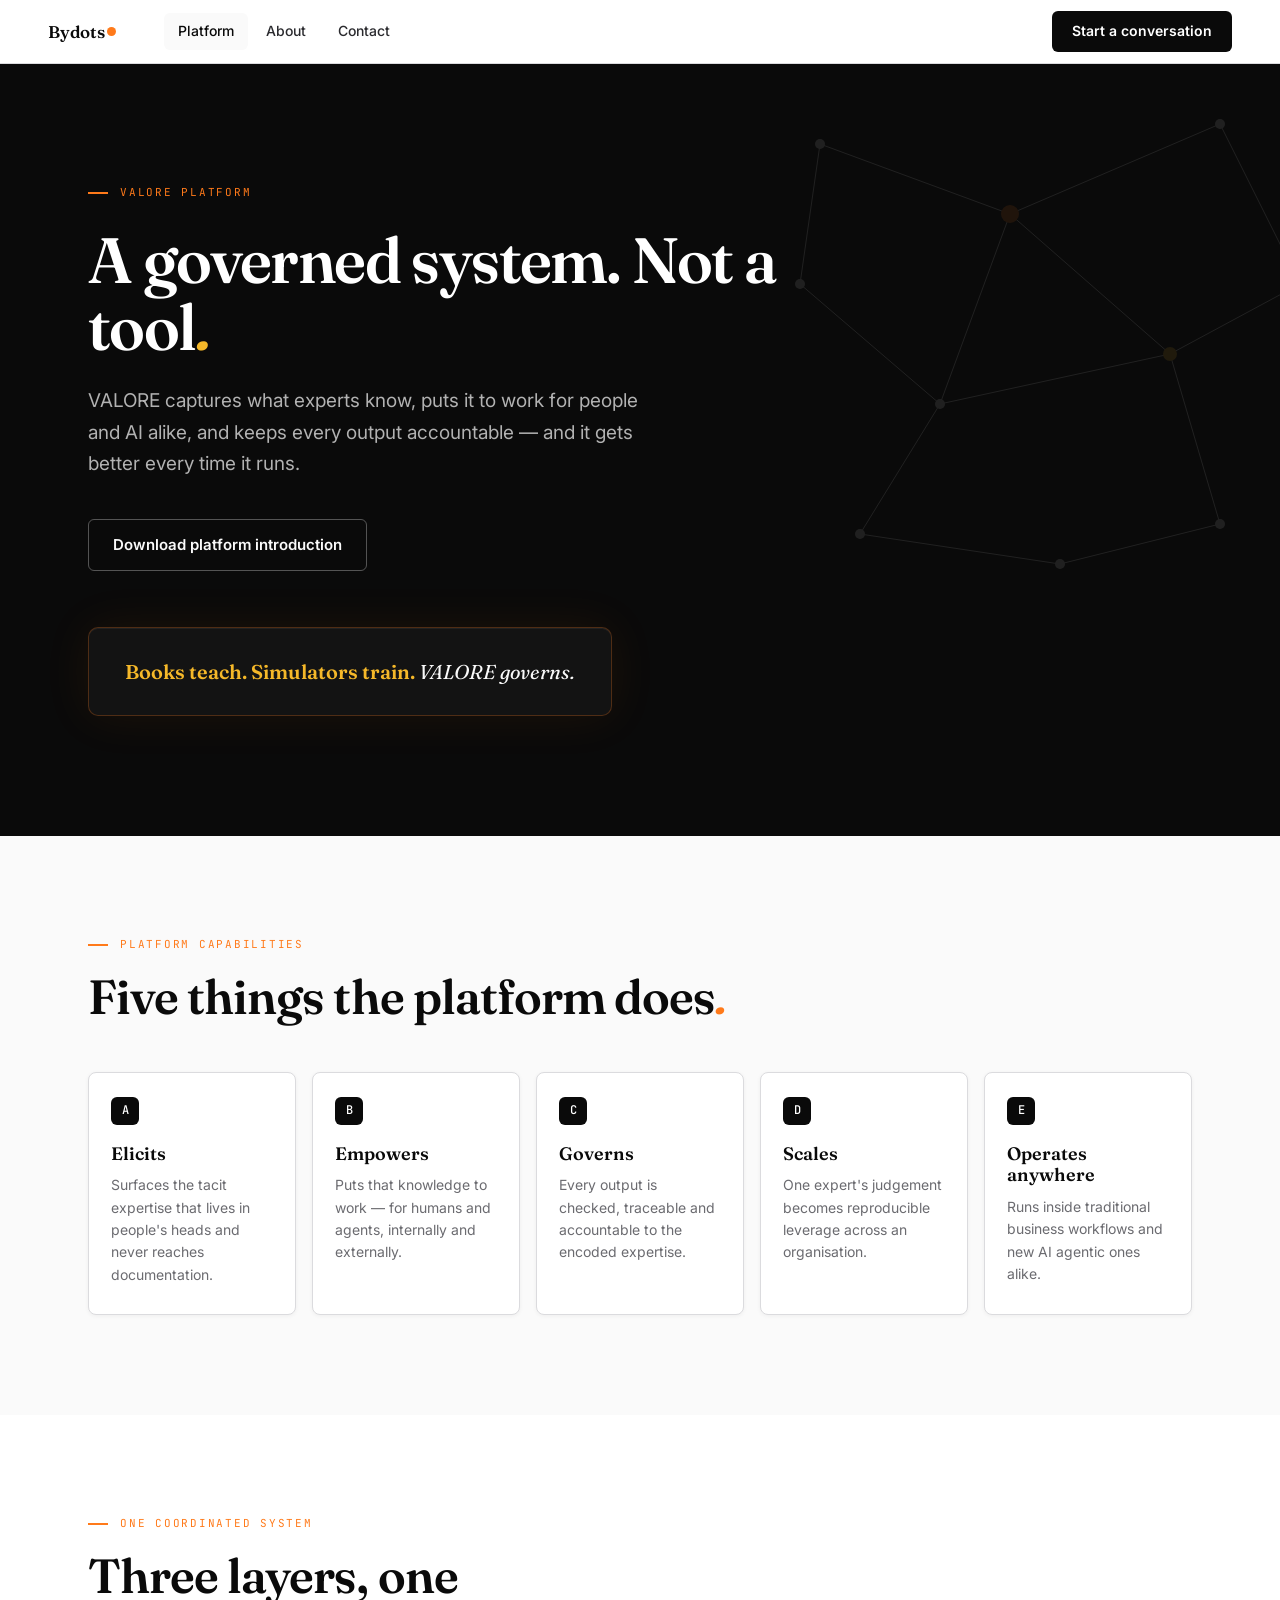
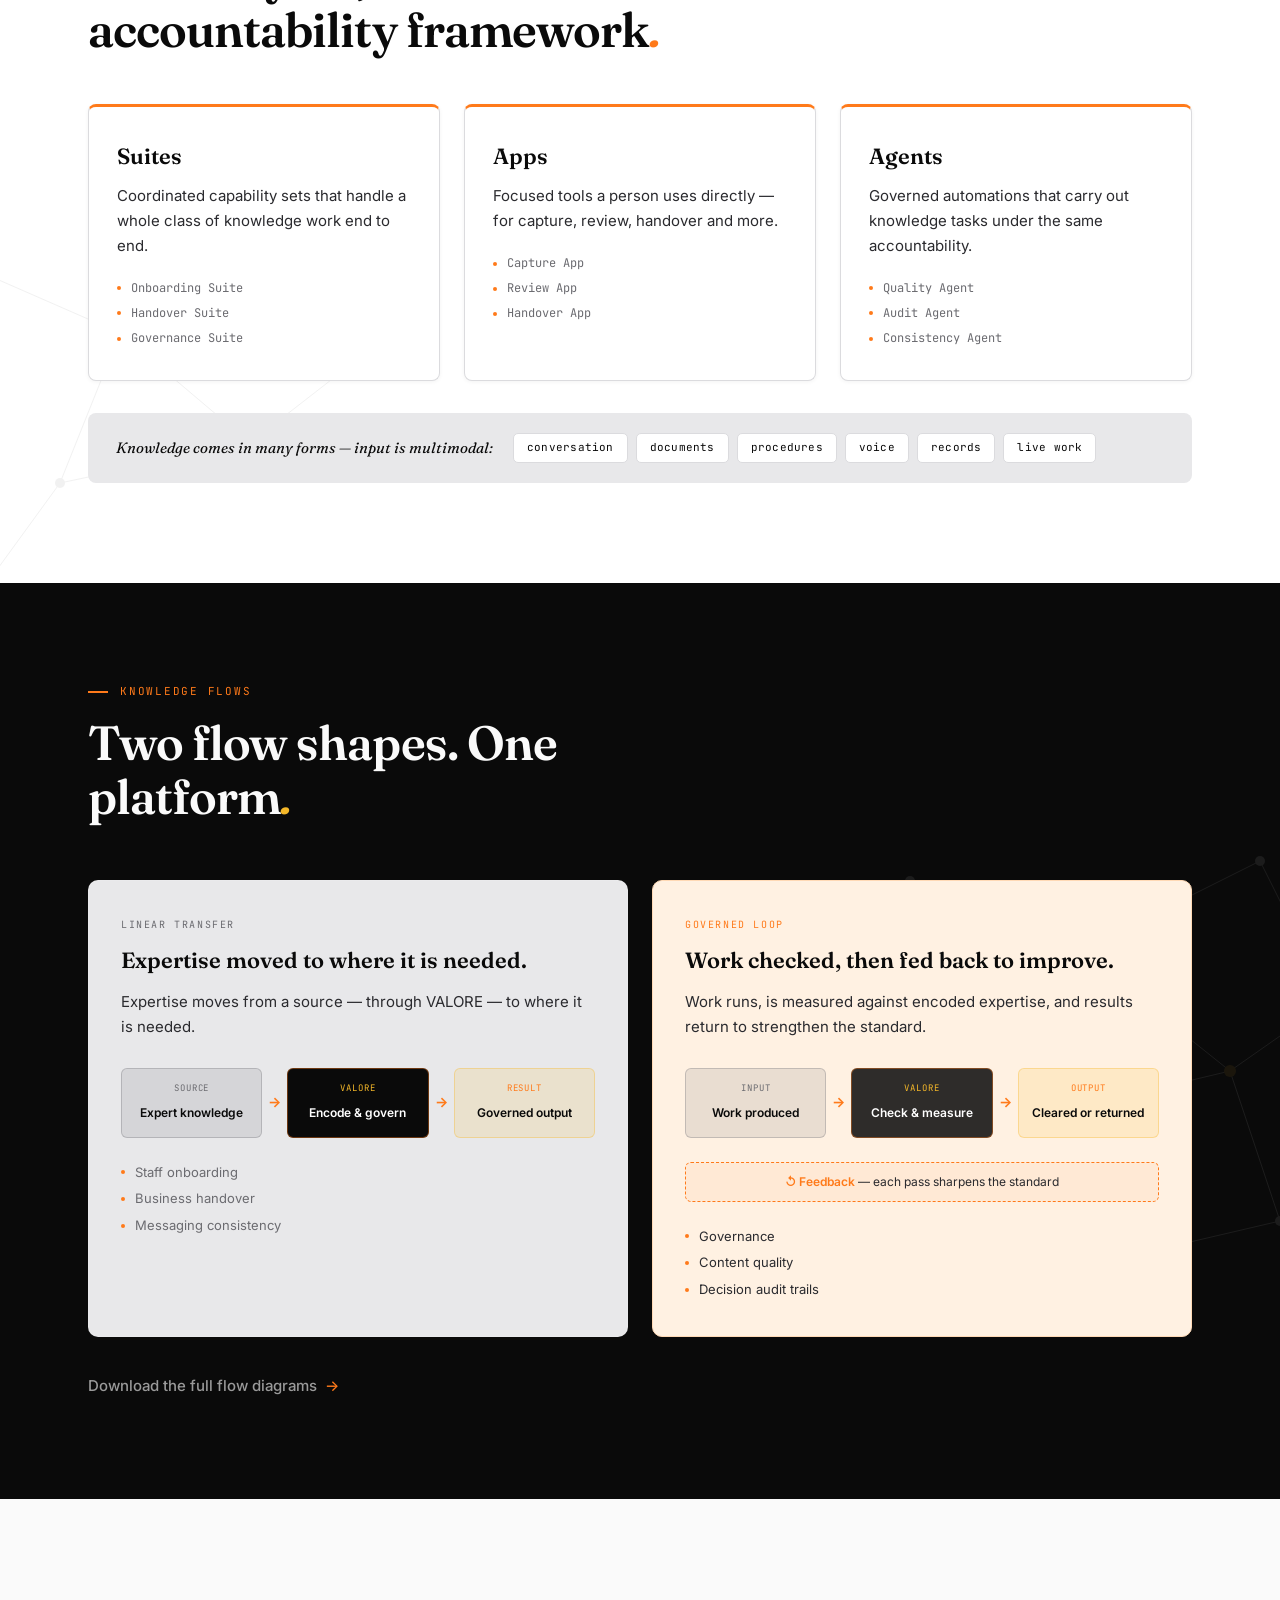
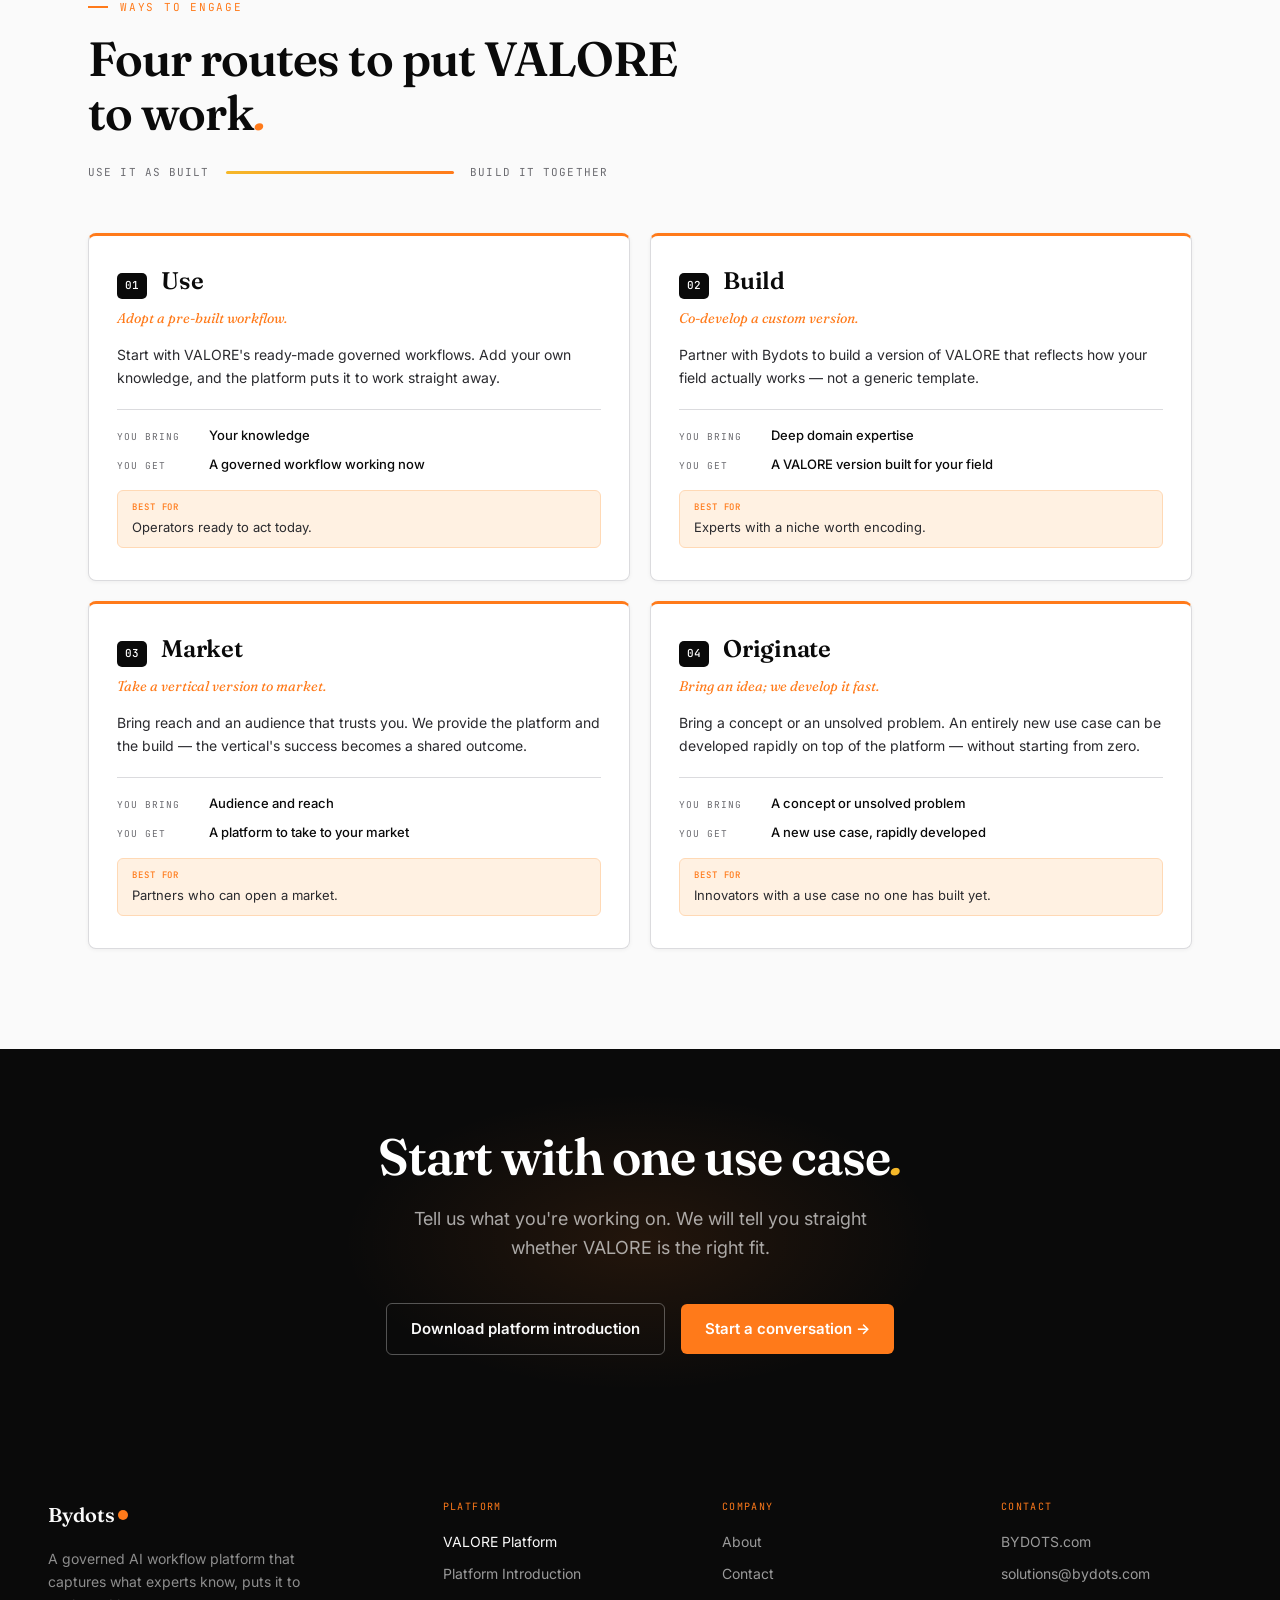
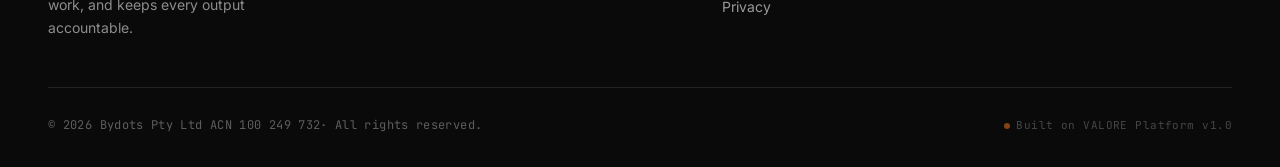
<file: platform.html>
<!DOCTYPE html>
<html lang="en">
<head>
<meta charset="UTF-8">
<meta name="viewport" content="width=device-width, initial-scale=1.0">
<title>Bydots — The VALORE Platform</title>
<link href="https://fonts.googleapis.com/css2?family=Fraunces:ital,opsz,wght@0,9..144,400;0,9..144,500;0,9..144,600;0,9..144,700;1,9..144,400;1,9..144,500;1,9..144,600&family=Inter:wght@300;400;500;600&family=JetBrains+Mono:wght@400;500&display=swap" rel="stylesheet">
<link rel="stylesheet" href="styles.css">
<style>

/* ════════════════════════════════════════════
   platform.html — page-specific styles
════════════════════════════════════════════ */

/* ── NODE GRAPH AMBIENT DECORATION ─────── */
.node-graph {
  position: absolute;
  pointer-events: none;
  opacity: 0.07;
}

/* ── HERO ───────────────────────────────── */
.hero {
  background: var(--ink);
  padding: 120px 0;
  position: relative;
  overflow: hidden;
}
.hero .node-graph {
  right: -80px;
  top: -60px;
  width: 640px;
  height: 640px;
  opacity: 0.09;
}
.hero-inner {
  max-width: 1200px;
  margin: 0 auto;
  padding: 0 48px;
  position: relative;
  z-index: 1;
}
.hero .section-eyebrow {
  margin-bottom: 24px;
}
.hero-h1 {
  font-family: 'Fraunces', serif;
  font-size: 64px;
  font-weight: 600;
  line-height: 1.06;
  letter-spacing: -0.025em;
  color: var(--white);
  max-width: 760px;
  margin-bottom: 24px;
}
.hero-h1 em {
  font-style: italic;
  color: var(--amber);
}
.hero-sub {
  font-size: 19px;
  color: rgba(250,250,250,0.7);
  line-height: 1.65;
  max-width: 580px;
  margin-bottom: 40px;
}
.hero-cta {
  margin-bottom: 56px;
}
.thesis-box {
  display: inline-block;
  background: rgba(255,255,255,0.04);
  border: 1px solid rgba(255,122,26,0.25);
  border-radius: 10px;
  padding: 28px 36px;
  max-width: 560px;
  box-shadow: 0 0 48px rgba(255,122,26,0.08), inset 0 1px 0 rgba(255,255,255,0.06);
}
.thesis-box p {
  font-family: 'Fraunces', serif;
  font-size: 20px;
  font-style: italic;
  color: var(--paper);
  line-height: 1.55;
}
.thesis-box p strong {
  font-style: normal;
  font-weight: 600;
  color: var(--amber);
}

/* ── CAPABILITIES ───────────────────────── */
.section-capabilities {
  background: var(--paper);
  padding: 100px 0;
}
.cap-grid {
  display: grid;
  grid-template-columns: repeat(5, 1fr);
  gap: 16px;
  margin-top: 48px;
}
.cap-card {
  background: var(--white);
  border: 1px solid var(--line);
  border-radius: 8px;
  padding: 24px 22px 28px;
  box-shadow: 0 1px 4px rgba(0,0,0,0.05);
}
.cap-badge {
  font-family: 'JetBrains Mono', monospace;
  font-size: 12px;
  font-weight: 500;
  color: var(--white);
  background: var(--ink);
  width: 28px;
  height: 28px;
  border-radius: 6px;
  display: flex;
  align-items: center;
  justify-content: center;
  margin-bottom: 18px;
}
.cap-title {
  font-family: 'Fraunces', serif;
  font-size: 18px;
  font-weight: 600;
  color: var(--ink);
  line-height: 1.2;
  margin-bottom: 10px;
}
.cap-desc {
  font-size: 14px;
  color: var(--steel);
  line-height: 1.6;
}

/* ── THE SYSTEM ─────────────────────────── */
.section-system {
  background: var(--white);
  padding: 100px 0;
  position: relative;
  overflow: hidden;
}
.section-system .node-graph {
  left: -120px;
  bottom: -80px;
  width: 500px;
  height: 500px;
  opacity: 0.05;
}
.system-header {
  max-width: 640px;
  margin-bottom: 48px;
}
.system-grid {
  display: grid;
  grid-template-columns: repeat(3, 1fr);
  gap: 24px;
  margin-bottom: 32px;
}
.sys-card {
  background: var(--white);
  border: 1px solid var(--line);
  border-top: 3px solid var(--orange);
  border-radius: 8px;
  padding: 32px 28px;
  box-shadow: 0 1px 4px rgba(0,0,0,0.05);
}
.sys-card-title {
  font-family: 'Fraunces', serif;
  font-size: 22px;
  font-weight: 600;
  color: var(--ink);
  margin-bottom: 10px;
}
.sys-card-desc {
  font-size: 15px;
  color: var(--graphite);
  line-height: 1.65;
  margin-bottom: 20px;
}
.sys-examples {
  display: flex;
  flex-direction: column;
  gap: 6px;
}
.sys-example {
  display: flex;
  align-items: center;
  gap: 10px;
  font-family: 'JetBrains Mono', monospace;
  font-size: 12px;
  color: var(--steel);
}
.sys-example::before {
  content: '';
  width: 4px;
  height: 4px;
  background: var(--orange);
  border-radius: 50%;
  flex-shrink: 0;
}

.input-modes-bar {
  background: var(--mist);
  border-radius: 8px;
  padding: 20px 28px;
  display: flex;
  align-items: center;
  gap: 20px;
  flex-wrap: wrap;
}
.input-modes-lead {
  font-family: 'Fraunces', serif;
  font-size: 15px;
  font-style: italic;
  color: var(--ink);
  flex-shrink: 0;
}
.input-mode-pills {
  display: flex;
  gap: 8px;
  flex-wrap: wrap;
}
.mode-pill {
  font-family: 'JetBrains Mono', monospace;
  font-size: 11px;
  color: var(--ink);
  background: var(--white);
  border: 1px solid var(--line);
  border-radius: 5px;
  padding: 5px 13px;
  letter-spacing: 0.02em;
}

/* ── KNOWLEDGE FLOWS ────────────────────── */
.section-flows {
  background: var(--ink);
  padding: 100px 0;
  position: relative;
  overflow: hidden;
}
.section-flows .node-graph {
  right: -100px;
  top: 50%;
  transform: translateY(-50%);
  width: 560px;
  height: 560px;
  opacity: 0.07;
}
.flows-header {
  max-width: 640px;
  margin-bottom: 56px;
}
.flows-grid {
  display: grid;
  grid-template-columns: 1fr 1fr;
  gap: 24px;
  margin-bottom: 36px;
}
.flow-card {
  border-radius: 10px;
  padding: 36px 32px;
}
.flow-card.linear {
  background: var(--mist);
  border: 1px solid rgba(255,255,255,0.1);
}
.flow-card.loop {
  background: var(--peach);
  border: 1px solid var(--peachln);
}
.flow-card-eyebrow {
  font-family: 'JetBrains Mono', monospace;
  font-size: 10px;
  letter-spacing: 0.16em;
  text-transform: uppercase;
  color: var(--steel);
  margin-bottom: 10px;
}
.flow-card.loop .flow-card-eyebrow {
  color: var(--orange);
}
.flow-card-title {
  font-family: 'Fraunces', serif;
  font-size: 22px;
  font-weight: 600;
  color: var(--ink);
  margin-bottom: 12px;
}
.flow-card-desc {
  font-size: 15px;
  color: var(--graphite);
  line-height: 1.65;
  margin-bottom: 28px;
}

/* Flow chain diagrams */
.flow-chain {
  display: flex;
  align-items: center;
  gap: 0;
  margin-bottom: 24px;
}
.flow-node {
  flex: 1;
  text-align: center;
  border-radius: 6px;
  padding: 12px 8px;
}
.flow-node.src-node {
  background: rgba(107,107,112,0.15);
  border: 1px solid rgba(107,107,112,0.3);
}
.flow-node.valore-node {
  background: var(--ink);
  border: 1px solid rgba(255,122,26,0.4);
}
.flow-card.loop .flow-node.valore-node {
  background: rgba(10,10,10,0.85);
}
.flow-node.result-node {
  background: rgba(245,184,41,0.15);
  border: 1px solid rgba(245,184,41,0.35);
}
.flow-node-label {
  font-family: 'JetBrains Mono', monospace;
  font-size: 9px;
  letter-spacing: 0.1em;
  text-transform: uppercase;
  color: var(--steel);
  display: block;
  margin-bottom: 4px;
}
.flow-node.valore-node .flow-node-label {
  color: var(--amber);
}
.flow-node.result-node .flow-node-label {
  color: var(--orange);
}
.flow-node-text {
  font-size: 12px;
  font-weight: 600;
  color: var(--ink);
  line-height: 1.3;
}
.flow-node.valore-node .flow-node-text {
  color: var(--white);
}
.flow-arrow {
  color: var(--orange);
  font-size: 14px;
  padding: 0 6px;
  flex-shrink: 0;
  font-weight: 700;
}
.flow-feedback {
  border: 1.5px dashed var(--orange);
  border-radius: 6px;
  padding: 10px 14px;
  text-align: center;
  background: rgba(255,122,26,0.06);
  margin-bottom: 24px;
}
.flow-feedback-text {
  font-size: 12px;
  color: var(--graphite);
  line-height: 1.5;
}
.flow-feedback-text strong {
  color: var(--orange);
  font-weight: 600;
}
.flow-examples {
  display: flex;
  flex-direction: column;
  gap: 6px;
}
.flow-example {
  font-size: 13px;
  color: var(--steel);
  display: flex;
  align-items: center;
  gap: 10px;
}
.flow-example::before {
  content: '';
  width: 4px;
  height: 4px;
  background: var(--orange);
  border-radius: 50%;
  flex-shrink: 0;
}
.flow-card.loop .flow-example {
  color: var(--graphite);
}

.flows-link {
  display: inline-flex;
  align-items: center;
  gap: 8px;
  font-size: 15px;
  font-weight: 500;
  color: rgba(250,250,250,0.6);
  transition: color 0.15s;
  position: relative;
  z-index: 1;
}
.flows-link:hover {
  color: var(--paper);
}
.flows-link .arrow {
  color: var(--orange);
  transition: transform 0.15s;
}
.flows-link:hover .arrow {
  transform: translateX(3px);
}

/* ── ACCESS ROUTES ──────────────────────── */
.section-routes {
  background: var(--paper);
  padding: 100px 0;
}
.routes-header {
  max-width: 640px;
  margin-bottom: 24px;
}
.depth-bar {
  display: flex;
  align-items: center;
  gap: 0;
  margin-bottom: 52px;
  max-width: 520px;
}
.depth-label {
  font-family: 'JetBrains Mono', monospace;
  font-size: 11px;
  letter-spacing: 0.1em;
  text-transform: uppercase;
  color: var(--steel);
  flex-shrink: 0;
  white-space: nowrap;
}
.depth-track {
  flex: 1;
  height: 3px;
  margin: 0 16px;
  border-radius: 2px;
  background: linear-gradient(90deg, var(--amber) 0%, var(--orange) 100%);
}
.routes-grid {
  display: grid;
  grid-template-columns: 1fr 1fr;
  gap: 20px;
}
.route-card {
  background: var(--white);
  border: 1px solid var(--line);
  border-top: 3px solid var(--orange);
  border-radius: 8px;
  padding: 32px 28px;
  box-shadow: 0 1px 4px rgba(0,0,0,0.05);
  display: flex;
  flex-direction: column;
}
.route-card-head {
  display: flex;
  align-items: baseline;
  gap: 14px;
  margin-bottom: 8px;
}
.route-num {
  font-family: 'JetBrains Mono', monospace;
  font-size: 11px;
  font-weight: 500;
  color: var(--white);
  background: var(--ink);
  padding: 4px 8px;
  border-radius: 5px;
  flex-shrink: 0;
}
.route-name {
  font-family: 'Fraunces', serif;
  font-size: 24px;
  font-weight: 600;
  color: var(--ink);
  letter-spacing: -0.01em;
  line-height: 1.1;
}
.route-tagline {
  font-family: 'Fraunces', serif;
  font-size: 14px;
  font-style: italic;
  color: var(--orange);
  margin-bottom: 14px;
}
.route-desc {
  font-size: 14px;
  color: var(--graphite);
  line-height: 1.65;
  margin-bottom: 20px;
}
.route-meta-table {
  border-top: 1px solid var(--line);
  padding-top: 16px;
  display: flex;
  flex-direction: column;
  gap: 10px;
  margin-bottom: 16px;
}
.route-meta-row {
  display: flex;
  gap: 12px;
  align-items: baseline;
}
.route-meta-key {
  font-family: 'JetBrains Mono', monospace;
  font-size: 9.5px;
  letter-spacing: 0.1em;
  text-transform: uppercase;
  color: var(--steel);
  width: 80px;
  flex-shrink: 0;
}
.route-meta-val {
  font-size: 13px;
  color: var(--ink);
  font-weight: 500;
  line-height: 1.45;
}
.route-best {
  margin-top: auto;
  background: var(--peach);
  border: 1px solid var(--peachln);
  border-radius: 6px;
  padding: 10px 14px;
  font-size: 13px;
  color: var(--graphite);
  line-height: 1.5;
}
.route-best strong {
  font-family: 'JetBrains Mono', monospace;
  font-size: 9px;
  letter-spacing: 0.1em;
  text-transform: uppercase;
  color: var(--orange);
  font-weight: 500;
  display: block;
  margin-bottom: 3px;
}

/* ── CTA SECTION ────────────────────────── */
.section-cta {
  background: var(--ink);
  padding: 80px 0;
  text-align: center;
  position: relative;
  overflow: hidden;
}
.section-cta::before {
  content: '';
  position: absolute;
  left: 50%;
  top: 50%;
  transform: translate(-50%, -50%);
  width: 600px;
  height: 300px;
  background: radial-gradient(ellipse, rgba(255,122,26,0.1) 0%, transparent 70%);
  pointer-events: none;
}
.cta-inner {
  position: relative;
  z-index: 1;
  max-width: 1200px;
  margin: 0 auto;
  padding: 0 48px;
}
.cta-h2 {
  font-family: 'Fraunces', serif;
  font-size: clamp(36px, 4vw, 52px);
  font-weight: 600;
  color: var(--white);
  letter-spacing: -0.02em;
  line-height: 1.1;
  margin-bottom: 20px;
}
.cta-h2 em {
  font-style: italic;
  color: var(--amber);
}
.cta-lead {
  font-size: 18px;
  color: rgba(250,250,250,0.65);
  line-height: 1.6;
  max-width: 520px;
  margin: 0 auto 40px;
}
.cta-actions {
  display: flex;
  align-items: center;
  justify-content: center;
  gap: 16px;
  flex-wrap: wrap;
}

</style>
</head>
<body>

<!-- ════════════════════════════════════════════
     NAVIGATION
════════════════════════════════════════════ -->
<nav class="site-nav">
  <a href="index.html" class="nav-brand">
    Bydots<span class="dot"></span>
  </a>
  <div class="nav-links">
    <a href="platform.html" class="active">Platform</a>
    <a href="about.html">About</a>
    <a href="contact.html">Contact</a>
  </div>
  <a href="contact.html" class="nav-cta">Start a conversation</a>
</nav>


<!-- ════════════════════════════════════════════
     SECTION 1 — HERO
════════════════════════════════════════════ -->
<section class="hero">

  <!-- Ambient node graph -->
  <svg class="node-graph" style="right:-80px;top:-60px;width:640px;height:640px;" viewBox="0 0 640 640" fill="none" aria-hidden="true">
    <g stroke="#FFFFFF" stroke-width="1">
      <line x1="100" y1="140" x2="290" y2="210"/>
      <line x1="290" y1="210" x2="500" y2="120"/>
      <line x1="290" y1="210" x2="220" y2="400"/>
      <line x1="290" y1="210" x2="450" y2="350"/>
      <line x1="500" y1="120" x2="580" y2="280"/>
      <line x1="220" y1="400" x2="450" y2="350"/>
      <line x1="220" y1="400" x2="140" y2="530"/>
      <line x1="450" y1="350" x2="580" y2="280"/>
      <line x1="450" y1="350" x2="500" y2="520"/>
      <line x1="140" y1="530" x2="340" y2="560"/>
      <line x1="340" y1="560" x2="500" y2="520"/>
      <line x1="80"  y1="280" x2="220" y2="400"/>
      <line x1="80"  y1="280" x2="100" y2="140"/>
    </g>
    <g fill="#FFFFFF">
      <circle cx="100" cy="140" r="5"/>
      <circle cx="500" cy="120" r="5"/>
      <circle cx="580" cy="280" r="5"/>
      <circle cx="220" cy="400" r="5"/>
      <circle cx="140" cy="530" r="5"/>
      <circle cx="500" cy="520" r="5"/>
      <circle cx="340" cy="560" r="5"/>
      <circle cx="80"  cy="280" r="5"/>
    </g>
    <circle cx="290" cy="210" r="9" fill="#FF7A1A"/>
    <circle cx="450" cy="350" r="7" fill="#F5B829"/>
  </svg>

  <div class="hero-inner">
    <div class="section-eyebrow">VALORE Platform</div>
    <h1 class="hero-h1">A governed system. Not a tool<em>.</em></h1>
    <p class="hero-sub">VALORE captures what experts know, puts it to work for people and AI alike, and keeps every output accountable — and it gets better every time it runs.</p>
    <div class="hero-cta">
      <a href="platform-introduction.html" class="btn btn-ghost">Download platform introduction</a>
    </div>
    <div class="thesis-box">
      <p><strong>Books teach. Simulators train.</strong> VALORE governs.</p>
    </div>
  </div>
</section>


<!-- ════════════════════════════════════════════
     SECTION 2 — WHAT THE PLATFORM DOES
════════════════════════════════════════════ -->
<section class="section-capabilities">
  <div class="container">
    <div class="section-eyebrow">Platform capabilities</div>
    <h2 class="section-h2">Five things the platform does<em>.</em></h2>

    <div class="cap-grid">

      <div class="cap-card">
        <div class="cap-badge">A</div>
        <div class="cap-title">Elicits</div>
        <p class="cap-desc">Surfaces the tacit expertise that lives in people's heads and never reaches documentation.</p>
      </div>

      <div class="cap-card">
        <div class="cap-badge">B</div>
        <div class="cap-title">Empowers</div>
        <p class="cap-desc">Puts that knowledge to work — for humans and agents, internally and externally.</p>
      </div>

      <div class="cap-card">
        <div class="cap-badge">C</div>
        <div class="cap-title">Governs</div>
        <p class="cap-desc">Every output is checked, traceable and accountable to the encoded expertise.</p>
      </div>

      <div class="cap-card">
        <div class="cap-badge">D</div>
        <div class="cap-title">Scales</div>
        <p class="cap-desc">One expert's judgement becomes reproducible leverage across an organisation.</p>
      </div>

      <div class="cap-card">
        <div class="cap-badge">E</div>
        <div class="cap-title">Operates anywhere</div>
        <p class="cap-desc">Runs inside traditional business workflows and new AI agentic ones alike.</p>
      </div>

    </div>
  </div>
</section>


<!-- ════════════════════════════════════════════
     SECTION 3 — THE SYSTEM
════════════════════════════════════════════ -->
<section class="section-system">

  <!-- Ambient node graph -->
  <svg class="node-graph" style="left:-120px;bottom:-80px;width:500px;height:500px;" viewBox="0 0 500 500" fill="none" aria-hidden="true">
    <g stroke="#0A0A0A" stroke-width="1">
      <line x1="80"  y1="100" x2="240" y2="170"/>
      <line x1="240" y1="170" x2="400" y2="90"/>
      <line x1="240" y1="170" x2="180" y2="320"/>
      <line x1="240" y1="170" x2="370" y2="280"/>
      <line x1="400" y1="90"  x2="460" y2="210"/>
      <line x1="180" y1="320" x2="370" y2="280"/>
      <line x1="180" y1="320" x2="100" y2="430"/>
      <line x1="370" y1="280" x2="460" y2="210"/>
      <line x1="100" y1="430" x2="280" y2="450"/>
    </g>
    <g fill="#0A0A0A">
      <circle cx="80"  cy="100" r="5"/>
      <circle cx="400" cy="90"  r="5"/>
      <circle cx="460" cy="210" r="5"/>
      <circle cx="180" cy="320" r="5"/>
      <circle cx="100" cy="430" r="5"/>
      <circle cx="280" cy="450" r="5"/>
    </g>
    <circle cx="240" cy="170" r="8" fill="#FF7A1A"/>
    <circle cx="370" cy="280" r="6" fill="#F5B829"/>
  </svg>

  <div class="container" style="position:relative;z-index:1;">
    <div class="system-header">
      <div class="section-eyebrow">One coordinated system</div>
      <h2 class="section-h2">Three layers, one accountability framework<em>.</em></h2>
    </div>

    <div class="system-grid">

      <div class="sys-card">
        <div class="sys-card-title">Suites</div>
        <p class="sys-card-desc">Coordinated capability sets that handle a whole class of knowledge work end to end.</p>
        <div class="sys-examples">
          <div class="sys-example">Onboarding Suite</div>
          <div class="sys-example">Handover Suite</div>
          <div class="sys-example">Governance Suite</div>
        </div>
      </div>

      <div class="sys-card">
        <div class="sys-card-title">Apps</div>
        <p class="sys-card-desc">Focused tools a person uses directly — for capture, review, handover and more.</p>
        <div class="sys-examples">
          <div class="sys-example">Capture App</div>
          <div class="sys-example">Review App</div>
          <div class="sys-example">Handover App</div>
        </div>
      </div>

      <div class="sys-card">
        <div class="sys-card-title">Agents</div>
        <p class="sys-card-desc">Governed automations that carry out knowledge tasks under the same accountability.</p>
        <div class="sys-examples">
          <div class="sys-example">Quality Agent</div>
          <div class="sys-example">Audit Agent</div>
          <div class="sys-example">Consistency Agent</div>
        </div>
      </div>

    </div>

    <div class="input-modes-bar">
      <span class="input-modes-lead">Knowledge comes in many forms — input is multimodal:</span>
      <div class="input-mode-pills">
        <span class="mode-pill">conversation</span>
        <span class="mode-pill">documents</span>
        <span class="mode-pill">procedures</span>
        <span class="mode-pill">voice</span>
        <span class="mode-pill">records</span>
        <span class="mode-pill">live work</span>
      </div>
    </div>
  </div>
</section>


<!-- ════════════════════════════════════════════
     SECTION 4 — HOW KNOWLEDGE FLOWS
════════════════════════════════════════════ -->
<section class="section-flows">

  <!-- Ambient node graph -->
  <svg class="node-graph" style="right:-100px;top:50%;transform:translateY(-50%);width:560px;height:560px;" viewBox="0 0 560 560" fill="none" aria-hidden="true">
    <g stroke="#FFFFFF" stroke-width="1">
      <line x1="90"  y1="120" x2="260" y2="190"/>
      <line x1="260" y1="190" x2="440" y2="100"/>
      <line x1="260" y1="190" x2="200" y2="360"/>
      <line x1="260" y1="190" x2="410" y2="310"/>
      <line x1="440" y1="100" x2="510" y2="240"/>
      <line x1="200" y1="360" x2="410" y2="310"/>
      <line x1="200" y1="360" x2="120" y2="470"/>
      <line x1="410" y1="310" x2="510" y2="240"/>
      <line x1="410" y1="310" x2="460" y2="460"/>
      <line x1="120" y1="470" x2="310" y2="495"/>
      <line x1="310" y1="495" x2="460" y2="460"/>
    </g>
    <g fill="#FFFFFF">
      <circle cx="90"  cy="120" r="5"/>
      <circle cx="440" cy="100" r="5"/>
      <circle cx="510" cy="240" r="5"/>
      <circle cx="200" cy="360" r="5"/>
      <circle cx="120" cy="470" r="5"/>
      <circle cx="460" cy="460" r="5"/>
      <circle cx="310" cy="495" r="5"/>
    </g>
    <circle cx="260" cy="190" r="8" fill="#FF7A1A"/>
    <circle cx="410" cy="310" r="6" fill="#F5B829"/>
  </svg>

  <div class="container" style="position:relative;z-index:1;">
    <div class="flows-header">
      <div class="section-eyebrow">Knowledge flows</div>
      <h2 class="section-h2 on-dark">Two flow shapes. One platform<em>.</em></h2>
    </div>

    <div class="flows-grid">

      <!-- Linear transfer -->
      <div class="flow-card linear">
        <div class="flow-card-eyebrow">Linear transfer</div>
        <div class="flow-card-title">Expertise moved to where it is needed.</div>
        <p class="flow-card-desc">Expertise moves from a source — through VALORE — to where it is needed.</p>

        <div class="flow-chain">
          <div class="flow-node src-node">
            <span class="flow-node-label">Source</span>
            <span class="flow-node-text">Expert knowledge</span>
          </div>
          <span class="flow-arrow">→</span>
          <div class="flow-node valore-node">
            <span class="flow-node-label">VALORE</span>
            <span class="flow-node-text">Encode &amp; govern</span>
          </div>
          <span class="flow-arrow">→</span>
          <div class="flow-node result-node">
            <span class="flow-node-label">Result</span>
            <span class="flow-node-text">Governed output</span>
          </div>
        </div>

        <div class="flow-examples">
          <div class="flow-example">Staff onboarding</div>
          <div class="flow-example">Business handover</div>
          <div class="flow-example">Messaging consistency</div>
        </div>
      </div>

      <!-- Governed loop -->
      <div class="flow-card loop">
        <div class="flow-card-eyebrow">Governed loop</div>
        <div class="flow-card-title">Work checked, then fed back to improve.</div>
        <p class="flow-card-desc">Work runs, is measured against encoded expertise, and results return to strengthen the standard.</p>

        <div class="flow-chain">
          <div class="flow-node src-node">
            <span class="flow-node-label">Input</span>
            <span class="flow-node-text">Work produced</span>
          </div>
          <span class="flow-arrow">→</span>
          <div class="flow-node valore-node">
            <span class="flow-node-label">VALORE</span>
            <span class="flow-node-text">Check &amp; measure</span>
          </div>
          <span class="flow-arrow">→</span>
          <div class="flow-node result-node">
            <span class="flow-node-label">Output</span>
            <span class="flow-node-text">Cleared or returned</span>
          </div>
        </div>

        <div class="flow-feedback">
          <p class="flow-feedback-text"><strong>↺ Feedback</strong> — each pass sharpens the standard</p>
        </div>

        <div class="flow-examples">
          <div class="flow-example">Governance</div>
          <div class="flow-example">Content quality</div>
          <div class="flow-example">Decision audit trails</div>
        </div>
      </div>

    </div>

    <a href="platform-introduction.html" class="flows-link">
      Download the full flow diagrams <span class="arrow">→</span>
    </a>
  </div>
</section>


<!-- ════════════════════════════════════════════
     SECTION 5 — ACCESS ROUTES
════════════════════════════════════════════ -->
<section class="section-routes">
  <div class="container">
    <div class="routes-header">
      <div class="section-eyebrow">Ways to engage</div>
      <h2 class="section-h2">Four routes to put VALORE to work<em>.</em></h2>
    </div>

    <div class="depth-bar">
      <span class="depth-label">Use it as built</span>
      <span class="depth-track"></span>
      <span class="depth-label">Build it together</span>
    </div>

    <div class="routes-grid">

      <div class="route-card">
        <div class="route-card-head">
          <span class="route-num">01</span>
          <span class="route-name">Use</span>
        </div>
        <div class="route-tagline">Adopt a pre-built workflow.</div>
        <p class="route-desc">Start with VALORE's ready-made governed workflows. Add your own knowledge, and the platform puts it to work straight away.</p>
        <div class="route-meta-table">
          <div class="route-meta-row">
            <span class="route-meta-key">You bring</span>
            <span class="route-meta-val">Your knowledge</span>
          </div>
          <div class="route-meta-row">
            <span class="route-meta-key">You get</span>
            <span class="route-meta-val">A governed workflow working now</span>
          </div>
        </div>
        <div class="route-best">
          <strong>Best for</strong>
          Operators ready to act today.
        </div>
      </div>

      <div class="route-card">
        <div class="route-card-head">
          <span class="route-num">02</span>
          <span class="route-name">Build</span>
        </div>
        <div class="route-tagline">Co-develop a custom version.</div>
        <p class="route-desc">Partner with Bydots to build a version of VALORE that reflects how your field actually works — not a generic template.</p>
        <div class="route-meta-table">
          <div class="route-meta-row">
            <span class="route-meta-key">You bring</span>
            <span class="route-meta-val">Deep domain expertise</span>
          </div>
          <div class="route-meta-row">
            <span class="route-meta-key">You get</span>
            <span class="route-meta-val">A VALORE version built for your field</span>
          </div>
        </div>
        <div class="route-best">
          <strong>Best for</strong>
          Experts with a niche worth encoding.
        </div>
      </div>

      <div class="route-card">
        <div class="route-card-head">
          <span class="route-num">03</span>
          <span class="route-name">Market</span>
        </div>
        <div class="route-tagline">Take a vertical version to market.</div>
        <p class="route-desc">Bring reach and an audience that trusts you. We provide the platform and the build — the vertical's success becomes a shared outcome.</p>
        <div class="route-meta-table">
          <div class="route-meta-row">
            <span class="route-meta-key">You bring</span>
            <span class="route-meta-val">Audience and reach</span>
          </div>
          <div class="route-meta-row">
            <span class="route-meta-key">You get</span>
            <span class="route-meta-val">A platform to take to your market</span>
          </div>
        </div>
        <div class="route-best">
          <strong>Best for</strong>
          Partners who can open a market.
        </div>
      </div>

      <div class="route-card">
        <div class="route-card-head">
          <span class="route-num">04</span>
          <span class="route-name">Originate</span>
        </div>
        <div class="route-tagline">Bring an idea; we develop it fast.</div>
        <p class="route-desc">Bring a concept or an unsolved problem. An entirely new use case can be developed rapidly on top of the platform — without starting from zero.</p>
        <div class="route-meta-table">
          <div class="route-meta-row">
            <span class="route-meta-key">You bring</span>
            <span class="route-meta-val">A concept or unsolved problem</span>
          </div>
          <div class="route-meta-row">
            <span class="route-meta-key">You get</span>
            <span class="route-meta-val">A new use case, rapidly developed</span>
          </div>
        </div>
        <div class="route-best">
          <strong>Best for</strong>
          Innovators with a use case no one has built yet.
        </div>
      </div>

    </div>
  </div>
</section>


<!-- ════════════════════════════════════════════
     SECTION 6 — CTA
════════════════════════════════════════════ -->
<section class="section-cta">
  <div class="cta-inner">
    <h2 class="cta-h2">Start with one use case<em>.</em></h2>
    <p class="cta-lead">Tell us what you're working on. We will tell you straight whether VALORE is the right fit.</p>
    <div class="cta-actions">
      <a href="platform-introduction.html" class="btn btn-ghost">Download platform introduction</a>
      <a href="contact.html" class="btn btn-primary">Start a conversation →</a>
    </div>
  </div>
</section>


<!-- ════════════════════════════════════════════
     FOOTER
════════════════════════════════════════════ -->
<footer class="site-footer">
  <div class="footer-grid">

    <div>
      <div class="footer-brand">
        Bydots<span class="dot"></span>
      </div>
      <p class="footer-desc">A governed AI workflow platform that captures what experts know, puts it to work, and keeps every output accountable.</p>
    </div>

    <div>
      <div class="footer-col-head">Platform</div>
      <div class="footer-col-links">
        <a href="platform.html" style="color:var(--paper);">VALORE Platform</a>
        <a href="platform-introduction.html">Platform Introduction</a>
      </div>
    </div>

    <div>
      <div class="footer-col-head">Company</div>
      <div class="footer-col-links">
        <a href="about.html">About</a>
        <a href="contact.html">Contact</a>
        <a href="#">Privacy</a>
      </div>
    </div>

    <div>
      <div class="footer-col-head">Contact</div>
      <div class="footer-col-links">
        <a href="#">BYDOTS.com</a>
        <a href="mailto:solutions@bydots.com">solutions@bydots.com</a>
    
      </div>
    </div>

  </div>

  <div class="footer-bottom">
    <span class="footer-copy">© 2026 Bydots Pty Ltd ACN 100 249 732· All rights reserved.</span>
    <span class="footer-prov">Built on VALORE Platform v1.0</span>
  </div>
</footer>

</body>
</html>
</file>
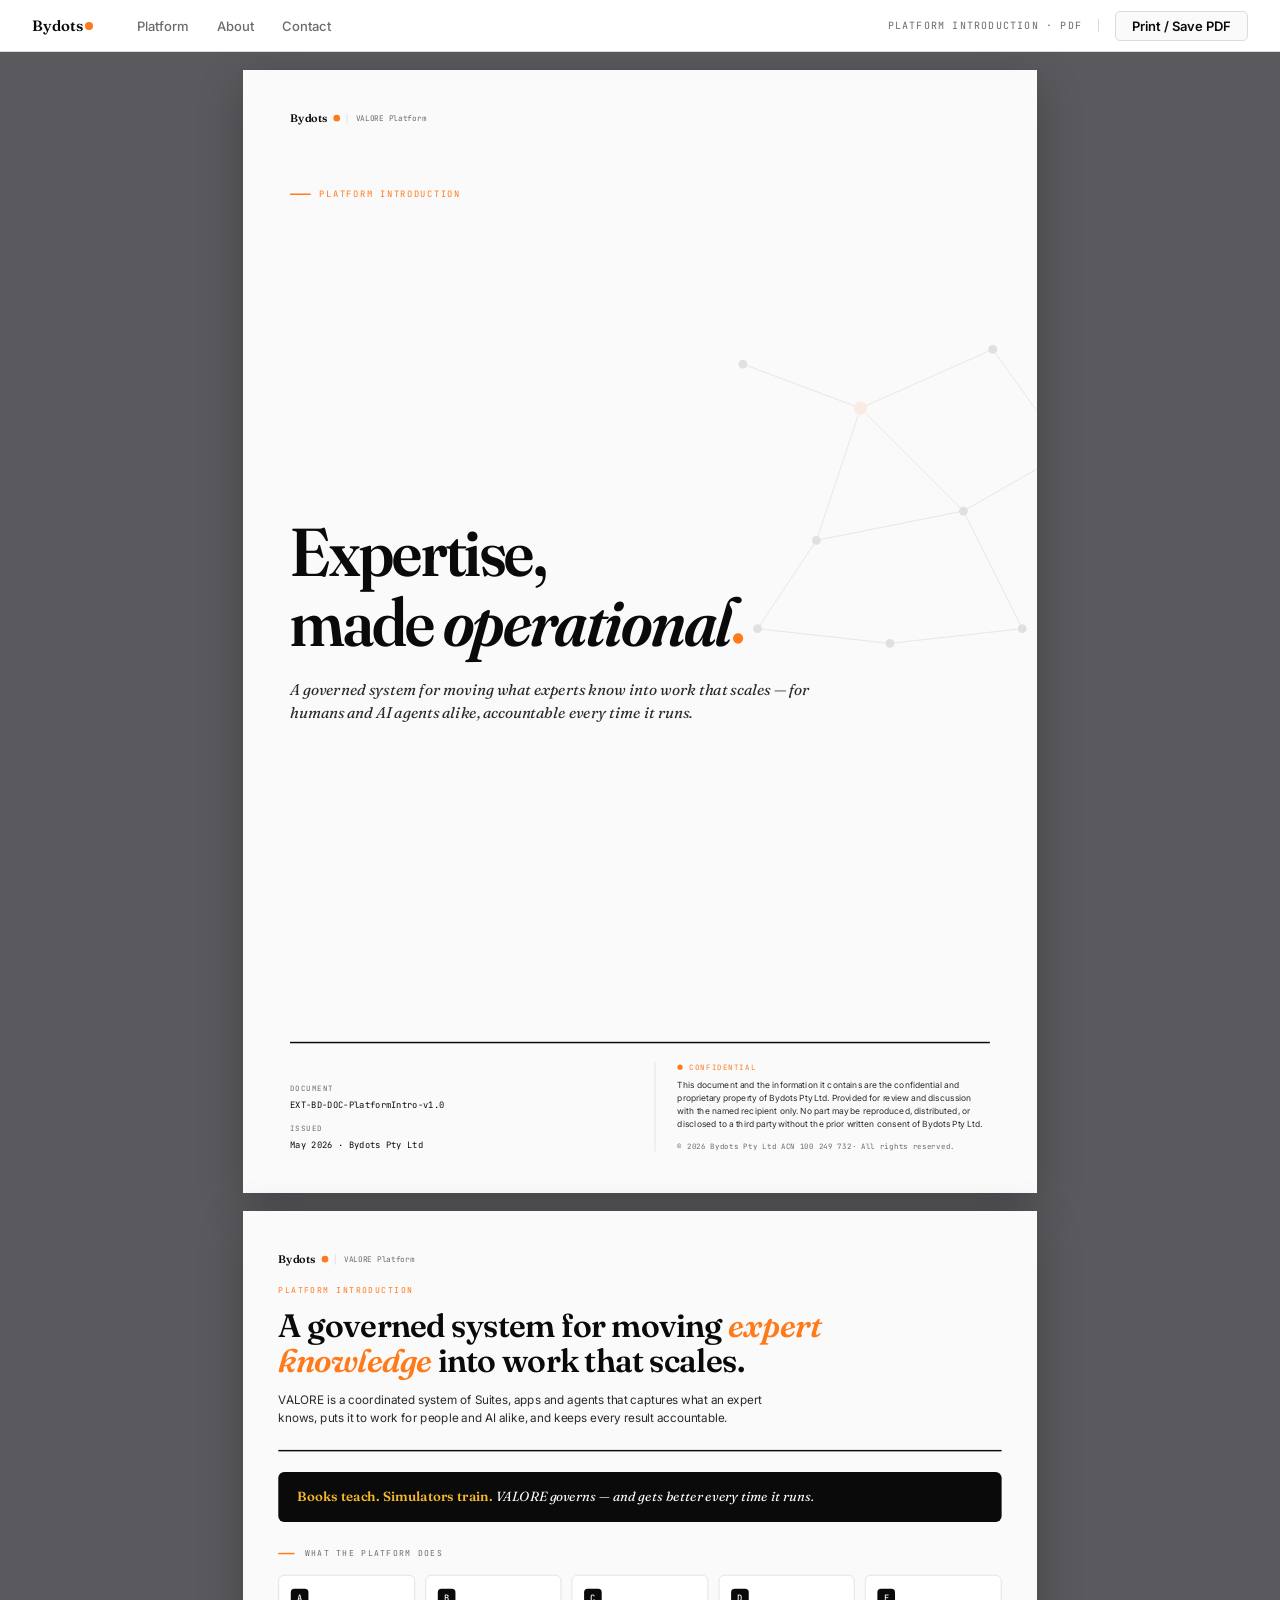
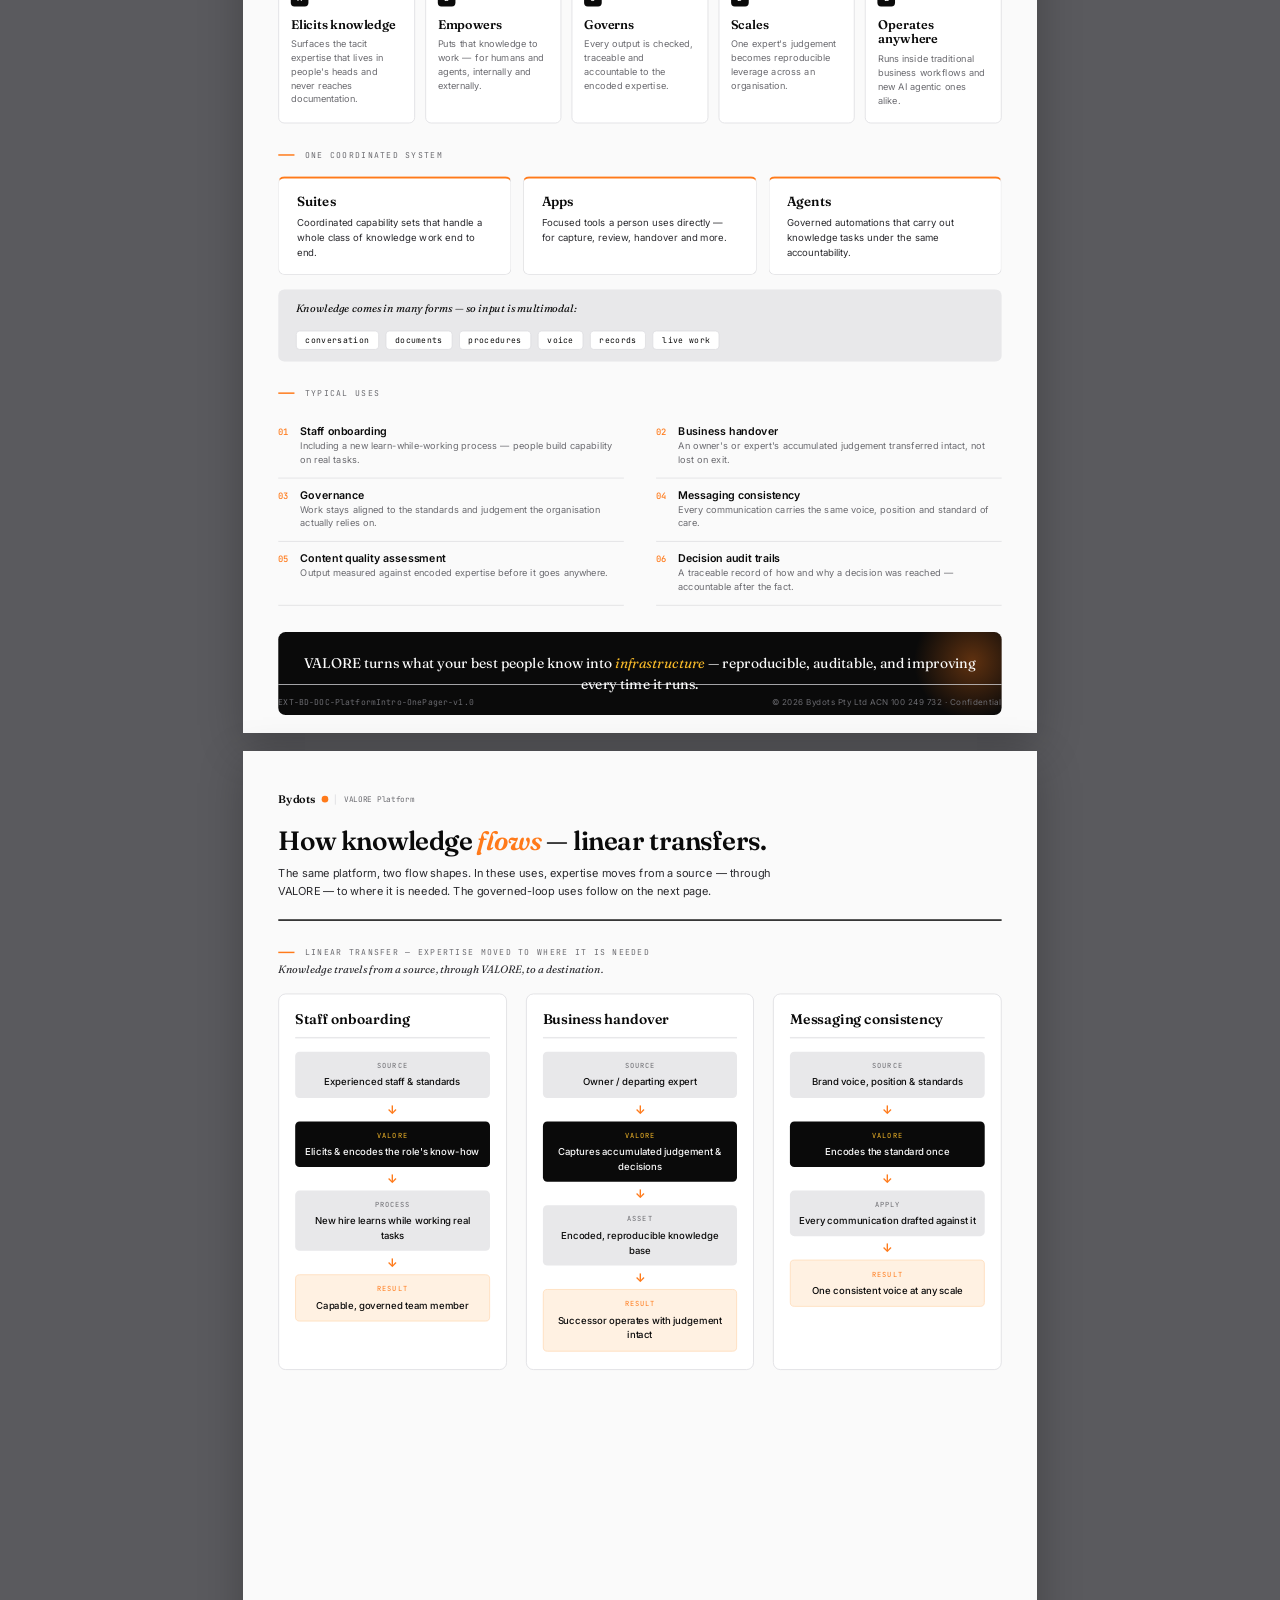
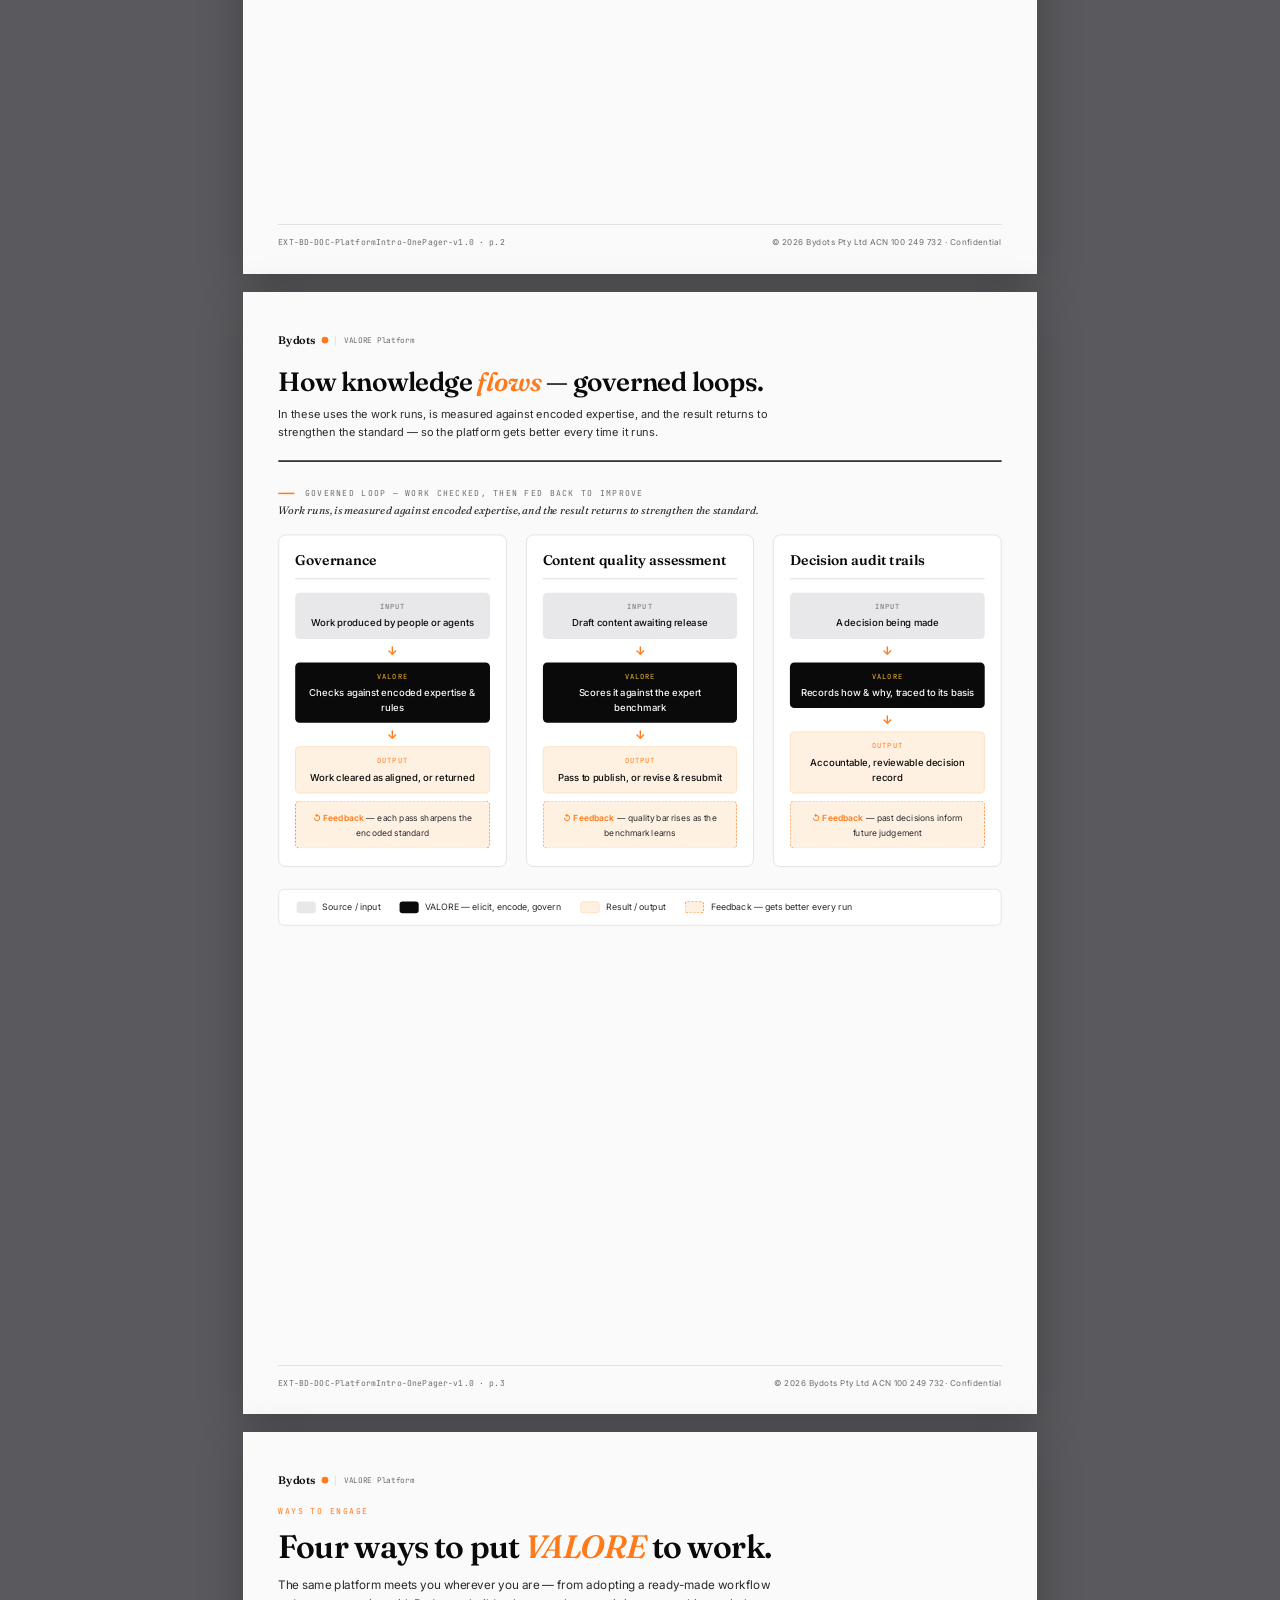
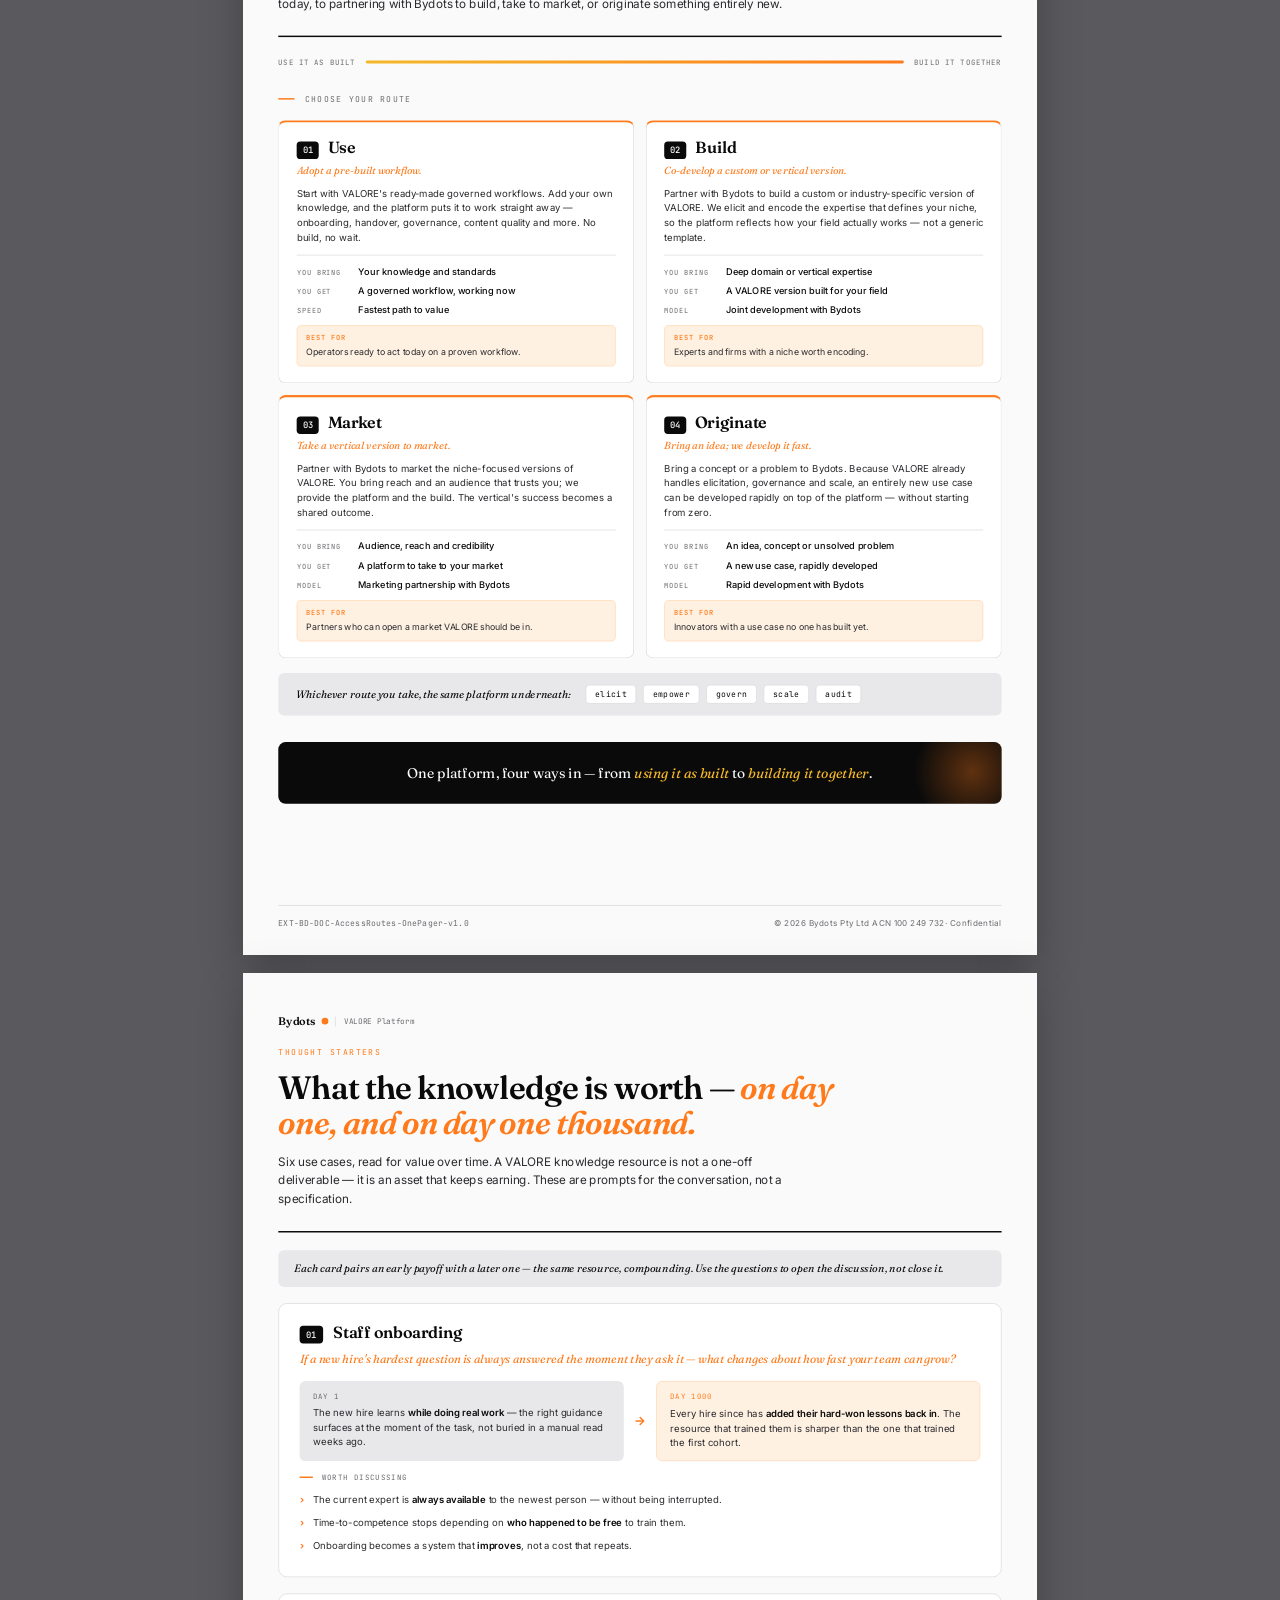
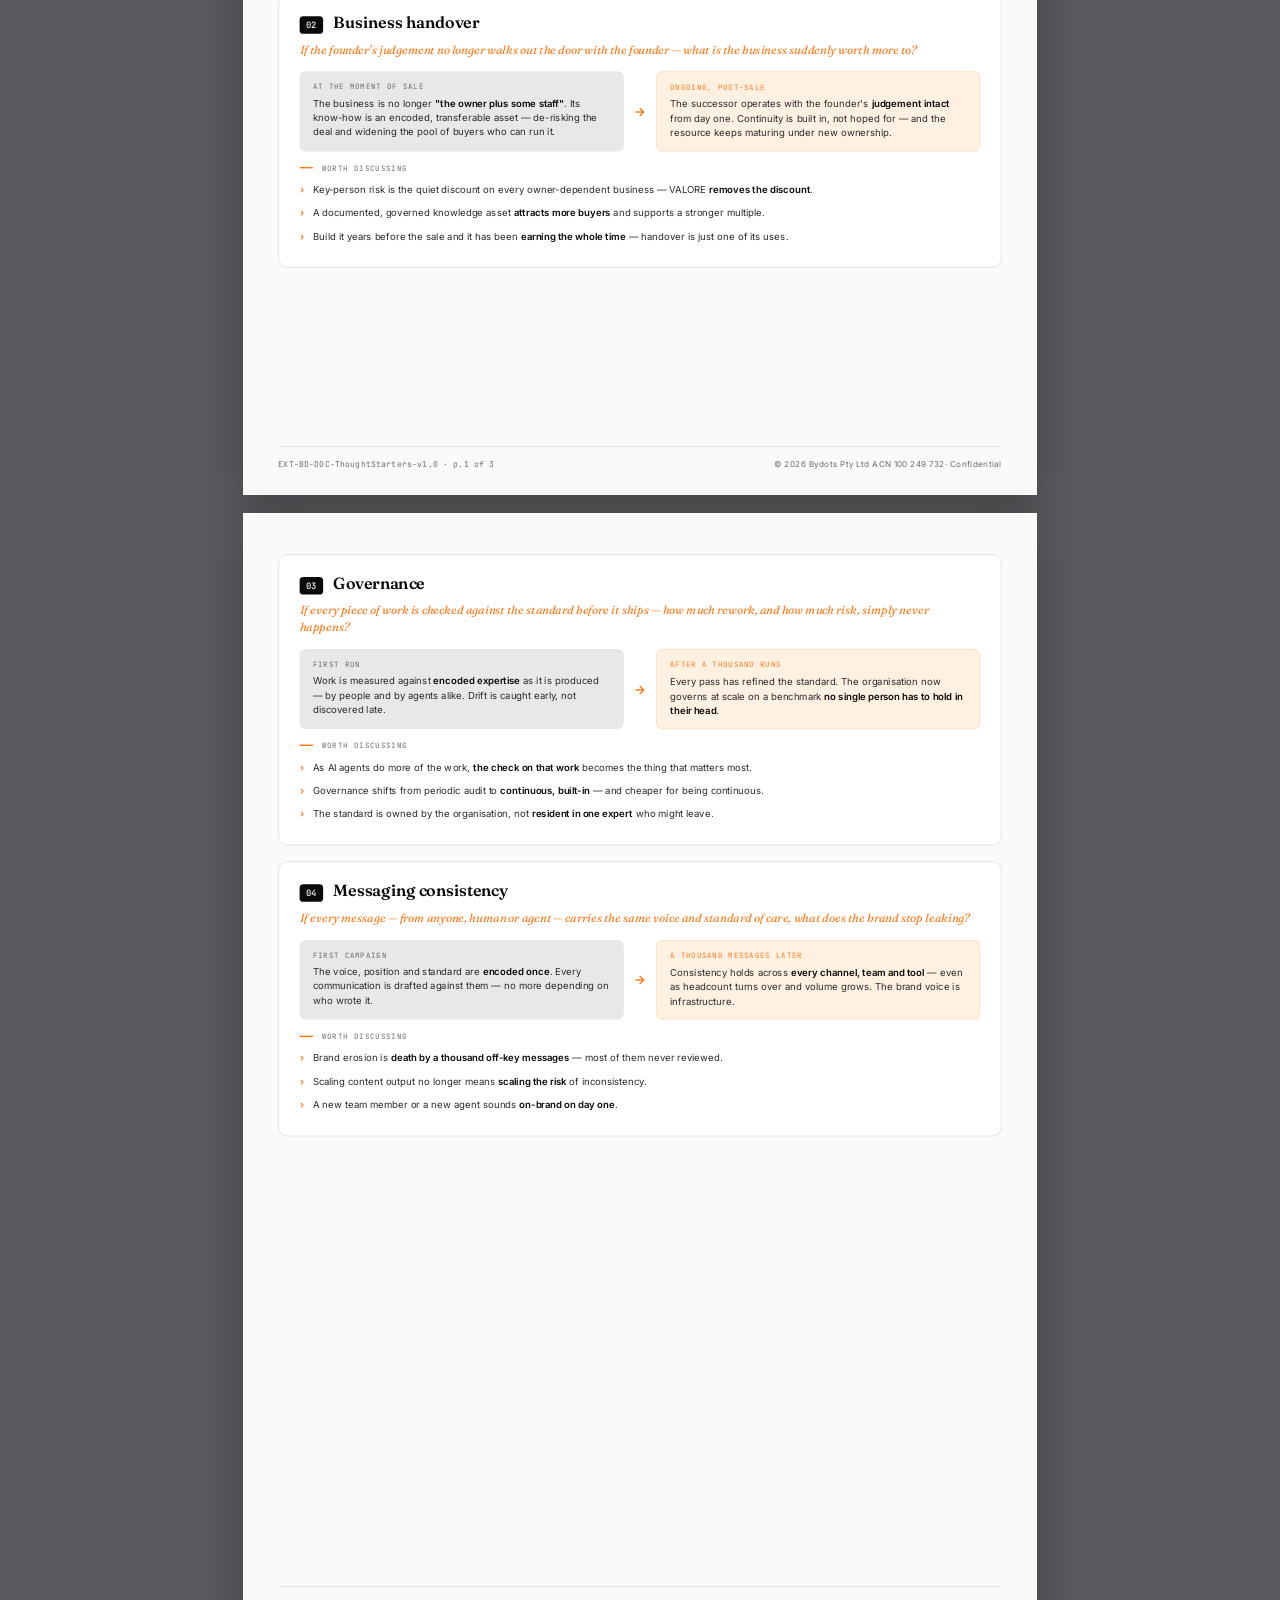
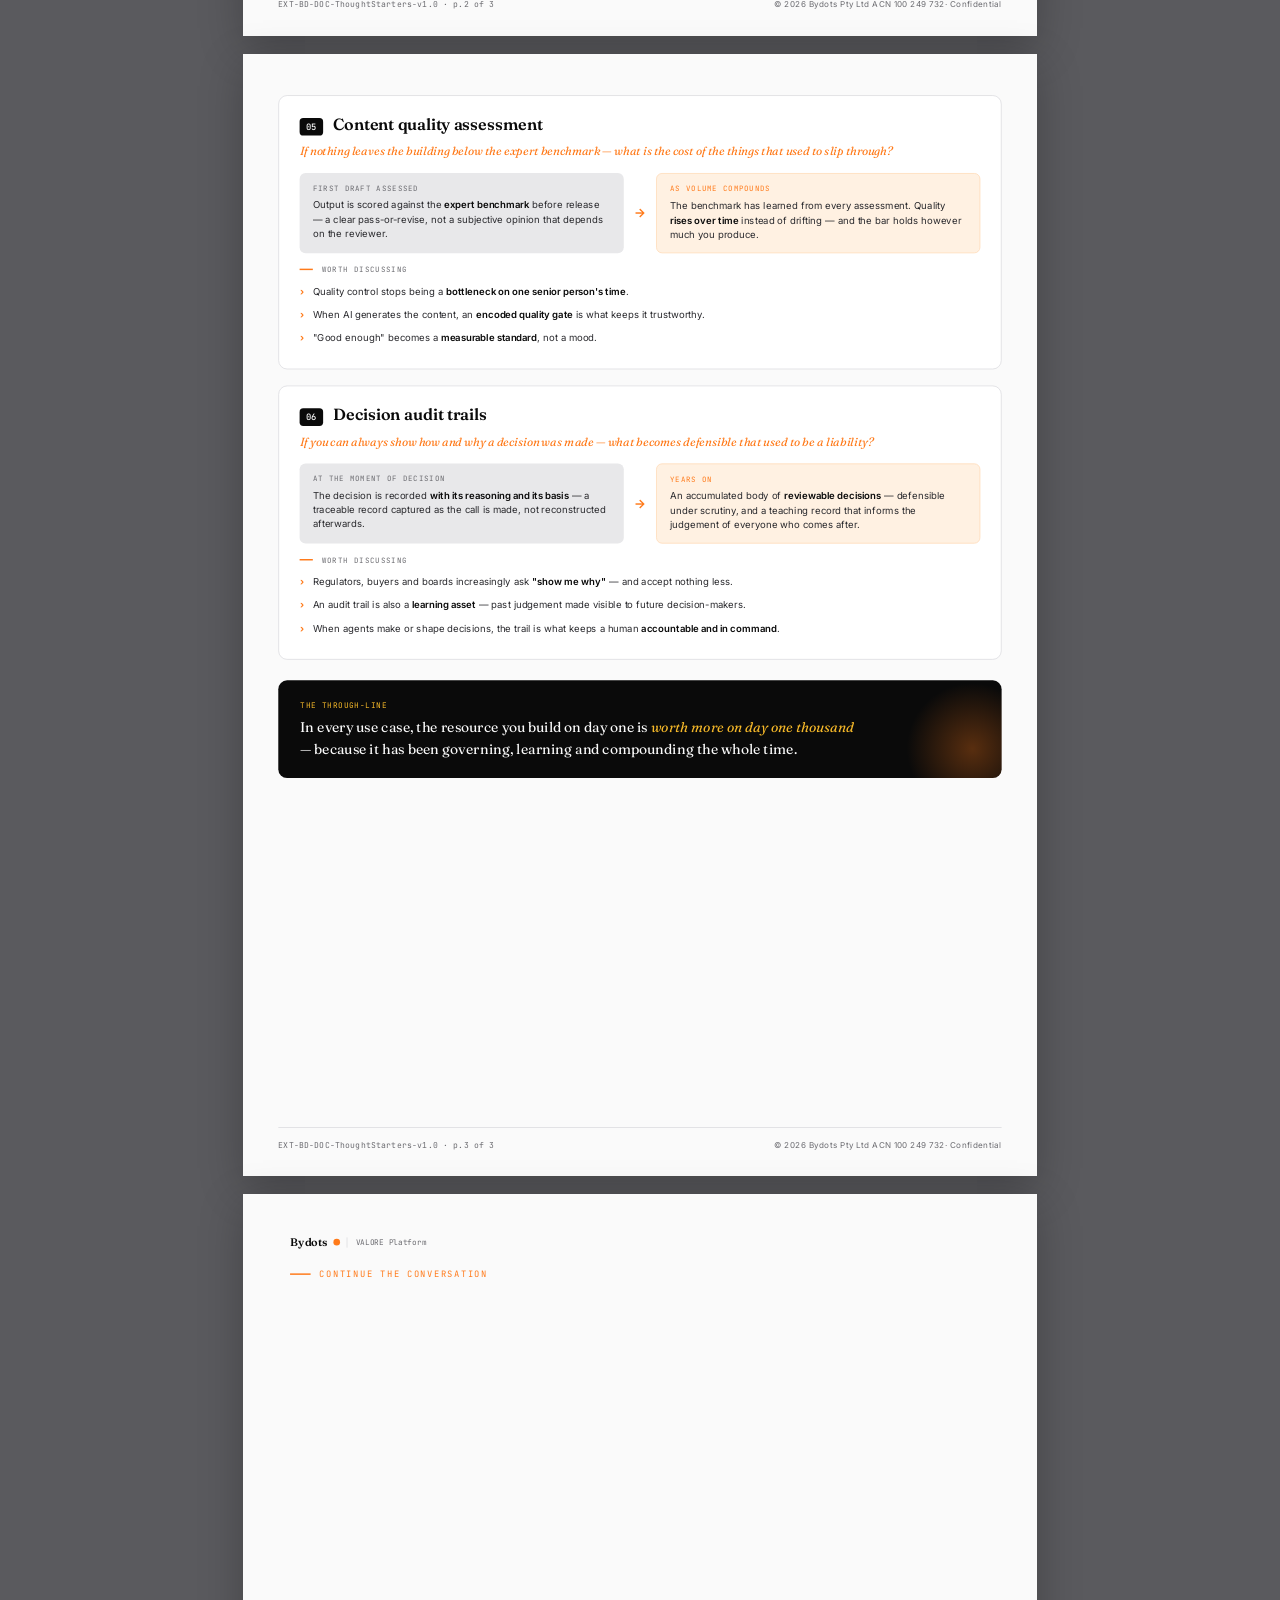
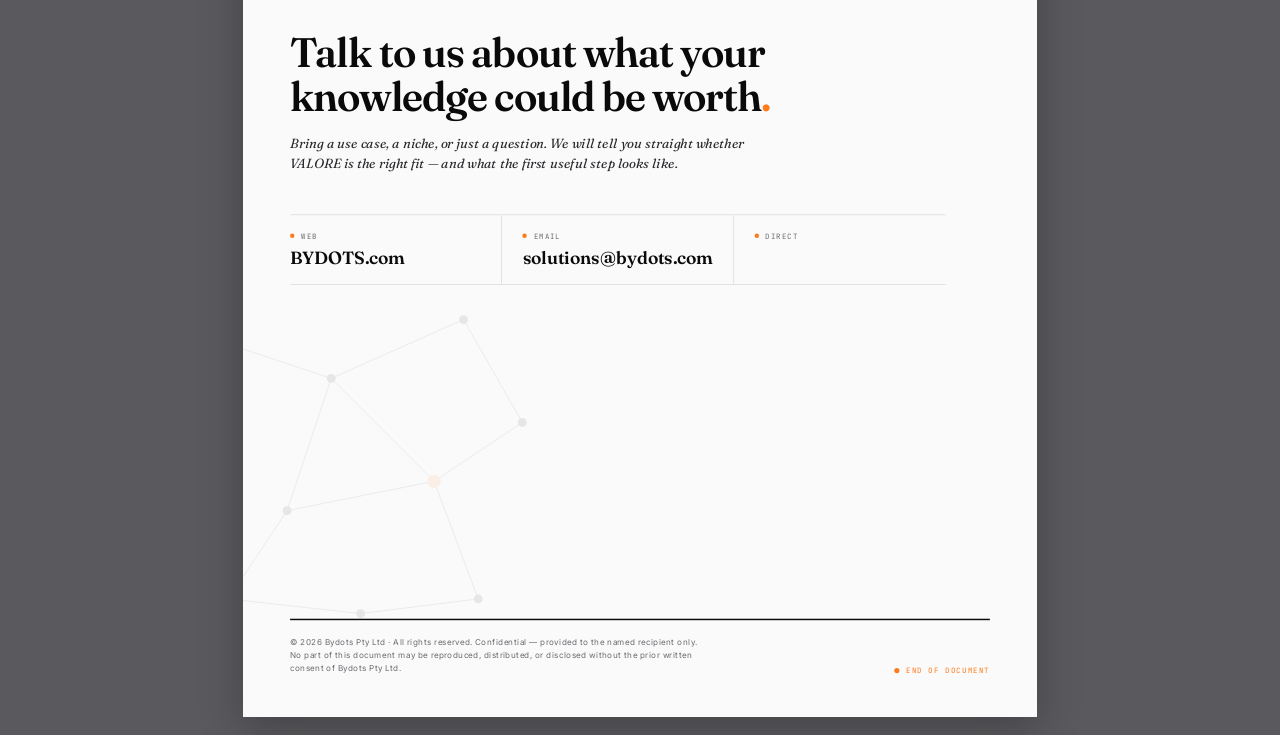
<file: platformintroduction.html>
<!DOCTYPE html>
<html lang="en">
<head>
<meta charset="UTF-8">
<meta name="viewport" content="width=device-width, initial-scale=1.0">
<title>Bydots — VALORE Platform Introduction</title>
<link href="https://fonts.googleapis.com/css2?family=Fraunces:ital,opsz,wght@0,9..144,400;0,9..144,500;0,9..144,600;0,9..144,700;1,9..144,400;1,9..144,500;1,9..144,600&family=Inter:wght@300;400;500;600&family=JetBrains+Mono:wght@400;500&display=swap" rel="stylesheet">
<style>
  .doc-nav {
    position: sticky; top: 0; z-index: 100;
    height: 52px;
    background: #fff;
    border-bottom: 1px solid #DBDBDE;
    display: flex; align-items: center;
    padding: 0 32px;
    gap: 0;
  }
  .doc-nav-brand {
    font-family: 'Fraunces', serif; font-size: 15px; font-weight: 600;
    color: #0A0A0A; display: flex; align-items: center; gap: 2px;
    text-decoration: none; margin-right: 32px;
  }
  .doc-nav-brand .dot { width: 8px; height: 8px; background: #FF7A1A; border-radius: 50%; display: inline-block; }
  .doc-nav-links { display: flex; gap: 4px; flex: 1; }
  .doc-nav-links a {
    font-family: 'Inter', sans-serif; font-size: 13px; font-weight: 500; color: #6B6B70;
    padding: 6px 12px; border-radius: 5px; text-decoration: none;
    transition: background 0.15s, color 0.15s;
  }
  .doc-nav-links a:hover { background: #FAFAFA; color: #0A0A0A; }
  .doc-nav-label {
    font-family: 'JetBrains Mono', monospace; font-size: 10px; letter-spacing: 0.12em;
    text-transform: uppercase; color: #6B6B70; padding-right: 16px; border-right: 1px solid #DBDBDE;
    margin-right: 16px;
  }
  .doc-nav-print {
    font-family: 'Inter', sans-serif; font-size: 13px; font-weight: 600;
    color: #0A0A0A; background: #FAFAFA; border: 1px solid #DBDBDE;
    padding: 6px 16px; border-radius: 5px; cursor: pointer; text-decoration: none;
  }
  .doc-nav-print:hover { background: #E8E8EA; }
</style>
<style>
  :root {
    --ink:     #0A0A0A;
    --graphite:#2A2A2E;
    --steel:   #6B6B70;
    --mist:    #E8E8EA;
    --paper:   #FAFAFA;
    --orange:  #FF7A1A;
    --amber:   #F5B829;
    --line:    #DBDBDE;
    --card:    #FFFFFF;
    --peach:   #FFF1E2;
    --peachln: #FFD9B5;
  }

  * { margin: 0; padding: 0; box-sizing: border-box; }

  html, body {
    background: #5a5a5e;
    color: var(--ink);
    font-family: 'Inter', sans-serif;
    -webkit-font-smoothing: antialiased;
  }

  /* ────────────────────────────────────────────
     A4 PORTRAIT SHEET SYSTEM
     Each .sheet is exactly 210×297 mm. Inner
     content is authored at 1080 px wide and
     scaled down via transform to fit A4.
  ──────────────────────────────────────────── */
  @page { size: A4 portrait; margin: 0; }

  .sheet {
    width: 210mm;
    height: 297mm;
    position: relative;
    overflow: hidden;
    background: var(--paper);
    page-break-after: always;
    margin: 18px auto;
    box-shadow: 0 12px 40px rgba(0,0,0,0.25);
  }
  .sheet:last-child { page-break-after: auto; }

  .sheet-inner {
    width: 1080px;
    height: 1527px;
    transform-origin: top left;
    transform: scale(0.7351);
    position: relative;
    padding: 0 48px;
  }

  @media print {
    html, body { background: var(--paper); }
    .sheet { margin: 0; box-shadow: none; }
  }

  /* ────────────────────────────────────────────
     SHARED: HEADER / FOOTER / TYPE UTILITIES
  ──────────────────────────────────────────── */
  .header {
    padding: 56px 0 30px;
    border-bottom: 2px solid var(--ink);
  }

  .wordmark {
    font-family: 'Fraunces', serif;
    font-size: 15px;
    font-weight: 600;
    letter-spacing: -0.01em;
    color: var(--ink);
    display: flex;
    align-items: center;
    gap: 9px;
    margin-bottom: 26px;
  }
  .wordmark .dot {
    width: 9px;
    height: 9px;
    background: var(--orange);
    border-radius: 50%;
    display: inline-block;
    flex-shrink: 0;
  }
  .wordmark .sub {
    font-family: 'JetBrains Mono', monospace;
    font-size: 10.5px;
    font-weight: 400;
    color: var(--steel);
    letter-spacing: 0.04em;
    padding-left: 11px;
    border-left: 1px solid var(--line);
  }

  .eyebrow {
    font-family: 'JetBrains Mono', monospace;
    font-size: 11px;
    letter-spacing: 0.16em;
    text-transform: uppercase;
    color: var(--orange);
    margin-bottom: 16px;
  }

  .headline {
    font-family: 'Fraunces', serif;
    font-size: 44px;
    font-weight: 600;
    line-height: 1.1;
    letter-spacing: -0.02em;
    color: var(--ink);
    max-width: 820px;
  }
  .headline em { font-style: italic; color: var(--orange); }

  .subhead {
    margin-top: 16px;
    font-size: 16px;
    color: var(--graphite);
    font-weight: 400;
    line-height: 1.6;
    max-width: 700px;
  }

  .footer {
    position: absolute;
    left: 48px;
    right: 48px;
    bottom: 36px;
    padding-top: 16px;
    border-top: 1px solid var(--line);
    display: flex;
    justify-content: space-between;
    align-items: center;
    flex-wrap: wrap;
    gap: 12px;
  }
  .footer-id {
    font-family: 'JetBrains Mono', monospace;
    font-size: 11px;
    color: var(--steel);
  }
  .footer-conf {
    font-size: 11px;
    color: var(--steel);
    letter-spacing: 0.04em;
  }

  .section-label {
    font-family: 'JetBrains Mono', monospace;
    font-size: 11px;
    letter-spacing: 0.14em;
    text-transform: uppercase;
    color: var(--steel);
    margin-bottom: 22px;
    display: flex;
    align-items: center;
    gap: 14px;
  }
  .section-label::before {
    content: '';
    width: 22px;
    height: 2px;
    background: var(--orange);
    flex-shrink: 0;
  }

  .section { margin-top: 36px; }

  .thesis {
    margin: 28px 0 6px;
    padding: 20px 26px;
    background: var(--ink);
    border-radius: 8px;
  }
  .thesis-text {
    font-family: 'Fraunces', serif;
    font-size: 18px;
    font-style: italic;
    color: var(--paper);
    line-height: 1.55;
  }
  .thesis-text b { color: var(--amber); font-style: normal; font-weight: 600; }

  /* ────────────────────────────────────────────
     PAGE 1 — COVER
  ──────────────────────────────────────────── */
  .cover-inner { padding: 0; }

  .cover-frame {
    position: absolute;
    inset: 56px 64px 56px 64px;
    display: flex;
    flex-direction: column;
    justify-content: space-between;
  }

  .cover-top { display: flex; flex-direction: column; gap: 0; }

  .cover-eyebrow {
    font-family: 'JetBrains Mono', monospace;
    font-size: 12px;
    letter-spacing: 0.18em;
    text-transform: uppercase;
    color: var(--orange);
    margin-top: 60px;
    display: flex;
    align-items: center;
    gap: 12px;
  }
  .cover-eyebrow::before {
    content: '';
    width: 28px;
    height: 2px;
    background: var(--orange);
    flex-shrink: 0;
  }

  .cover-mid { padding-right: 60px; }

  .cover-h1 {
    font-family: 'Fraunces', serif;
    font-weight: 600;
    font-size: 92px;
    line-height: 1.02;
    letter-spacing: -0.025em;
    color: var(--ink);
    font-variation-settings: "opsz" 144, "SOFT" 40;
  }
  .cover-h1 em { font-style: italic; color: var(--ink); }
  .cover-h1 .period {
    color: var(--orange);
    display: inline-block;
    transform: translateY(-0.04em);
  }

  .cover-sub {
    margin-top: 30px;
    font-family: 'Fraunces', serif;
    font-size: 21px;
    font-style: italic;
    font-weight: 400;
    color: var(--graphite);
    line-height: 1.5;
    max-width: 720px;
  }

  .cover-meta {
    display: grid;
    grid-template-columns: 1fr 1fr;
    gap: 40px;
    align-items: end;
    border-top: 2px solid var(--ink);
    padding-top: 26px;
  }

  .cover-id-block { display: flex; flex-direction: column; gap: 8px; }
  .cover-id-key {
    font-family: 'JetBrains Mono', monospace;
    font-size: 10px;
    letter-spacing: 0.14em;
    text-transform: uppercase;
    color: var(--steel);
  }
  .cover-id-val {
    font-family: 'JetBrains Mono', monospace;
    font-size: 12px;
    color: var(--ink);
    letter-spacing: 0.02em;
  }

  .cover-stamp {
    border-left: 1px solid var(--line);
    padding-left: 30px;
    display: flex;
    flex-direction: column;
    gap: 10px;
  }
  .cover-stamp-label {
    font-family: 'JetBrains Mono', monospace;
    font-size: 10px;
    letter-spacing: 0.16em;
    text-transform: uppercase;
    color: var(--orange);
    display: flex;
    align-items: center;
    gap: 9px;
  }
  .cover-stamp-label::before {
    content: '';
    width: 7px;
    height: 7px;
    background: var(--orange);
    border-radius: 50%;
  }
  .cover-stamp-body {
    font-size: 11.5px;
    color: var(--graphite);
    line-height: 1.55;
    font-weight: 400;
  }
  .cover-stamp-foot {
    font-family: 'JetBrains Mono', monospace;
    font-size: 10px;
    color: var(--steel);
    letter-spacing: 0.04em;
    margin-top: 4px;
  }

  /* Decorative node graph — cover */
  .cover-graph {
    position: absolute;
    right: -120px;
    top: 280px;
    width: 600px;
    height: 600px;
    opacity: 0.10;
    pointer-events: none;
  }

  /* ────────────────────────────────────────────
     PAGE 2 — PLATFORM INTRO
  ──────────────────────────────────────────── */
  .caps {
    display: grid;
    grid-template-columns: repeat(5, 1fr);
    gap: 14px;
  }
  .cap {
    background: var(--card);
    border: 1px solid var(--line);
    border-radius: 8px;
    padding: 18px 16px 20px;
  }
  .cap-key {
    font-family: 'JetBrains Mono', monospace;
    font-size: 12px;
    font-weight: 500;
    color: var(--card);
    background: var(--ink);
    width: 24px;
    height: 24px;
    border-radius: 5px;
    display: flex;
    align-items: center;
    justify-content: center;
    margin-bottom: 14px;
  }
  .cap-title {
    font-family: 'Fraunces', serif;
    font-size: 17px;
    font-weight: 600;
    color: var(--ink);
    line-height: 1.2;
    margin-bottom: 8px;
  }
  .cap-desc {
    font-size: 12.5px;
    color: var(--steel);
    line-height: 1.5;
    font-weight: 400;
  }

  .system {
    display: grid;
    grid-template-columns: repeat(3, 1fr);
    gap: 16px;
  }
  .sys {
    background: var(--card);
    border: 1px solid var(--line);
    border-radius: 8px;
    padding: 20px 24px;
    border-top: 3px solid var(--orange);
  }
  .sys-title {
    font-family: 'Fraunces', serif;
    font-size: 18px;
    font-weight: 600;
    color: var(--ink);
    margin-bottom: 7px;
  }
  .sys-desc {
    font-size: 13px;
    color: var(--graphite);
    line-height: 1.55;
    font-weight: 400;
  }

  .modal {
    margin-top: 20px;
    display: flex;
    align-items: center;
    gap: 22px;
    background: var(--mist);
    border-radius: 8px;
    padding: 16px 24px;
    flex-wrap: wrap;
  }
  .modal-lead {
    font-family: 'Fraunces', serif;
    font-size: 14.5px;
    font-style: italic;
    color: var(--ink);
    flex-shrink: 0;
  }
  .modal-tags { display: flex; gap: 9px; flex-wrap: wrap; }
  .tag {
    font-family: 'JetBrains Mono', monospace;
    font-size: 11px;
    color: var(--ink);
    background: var(--card);
    border: 1px solid var(--line);
    border-radius: 5px;
    padding: 5px 12px;
    letter-spacing: 0.02em;
  }

  .uses {
    display: grid;
    grid-template-columns: 1fr 1fr;
    gap: 0 44px;
  }
  .use {
    display: flex;
    gap: 16px;
    padding: 14px 0;
    border-bottom: 1px solid var(--line);
    align-items: flex-start;
  }
  .use-num {
    font-family: 'JetBrains Mono', monospace;
    font-size: 12px;
    color: var(--orange);
    font-weight: 500;
    flex-shrink: 0;
    margin-top: 2px;
  }
  .use-title {
    font-size: 14.5px;
    font-weight: 600;
    color: var(--ink);
    margin-bottom: 3px;
  }
  .use-desc {
    font-size: 12.5px;
    color: var(--steel);
    line-height: 1.5;
    font-weight: 400;
  }

  .closer {
    margin-top: 36px;
    padding: 28px 32px;
    background: var(--ink);
    border-radius: 10px;
    text-align: center;
    position: relative;
    overflow: hidden;
  }
  .closer::after {
    content: '';
    position: absolute;
    right: -40px;
    top: -40px;
    width: 160px;
    height: 160px;
    background: radial-gradient(circle, rgba(255,122,26,0.35) 0%, transparent 70%);
  }
  .closer-text {
    font-family: 'Fraunces', serif;
    font-size: 19px;
    color: var(--paper);
    line-height: 1.5;
    position: relative;
    z-index: 1;
  }
  .closer-text em { font-style: italic; color: var(--amber); }

  /* ────────────────────────────────────────────
     PAGES 3 & 4 — FLOW DIAGRAMS
  ──────────────────────────────────────────── */
  .diag-header {
    padding: 56px 0 26px;
    border-bottom: 2px solid var(--ink);
  }
  .diag-title {
    font-family: 'Fraunces', serif;
    font-size: 36px;
    font-weight: 600;
    color: var(--ink);
    line-height: 1.12;
    letter-spacing: -0.02em;
  }
  .diag-title em { font-style: italic; color: var(--orange); }
  .diag-sub {
    margin-top: 14px;
    font-size: 15px;
    color: var(--graphite);
    font-weight: 400;
    line-height: 1.6;
    max-width: 680px;
  }

  .band-label {
    font-family: 'JetBrains Mono', monospace;
    font-size: 11px;
    letter-spacing: 0.14em;
    text-transform: uppercase;
    color: var(--steel);
    margin: 36px 0 7px;
    display: flex;
    align-items: center;
    gap: 14px;
  }
  .band-label::before {
    content: '';
    width: 22px;
    height: 2px;
    background: var(--orange);
    flex-shrink: 0;
  }
  .band-note {
    font-family: 'Fraunces', serif;
    font-size: 14.5px;
    color: var(--graphite);
    font-weight: 400;
    font-style: italic;
    margin-bottom: 24px;
  }

  .band { display: grid; grid-template-columns: 1fr 1fr 1fr; gap: 26px; }

  .flow {
    background: var(--card);
    border: 1px solid var(--line);
    border-radius: 10px;
    padding: 22px 22px 24px;
  }
  .flow-name {
    font-family: 'Fraunces', serif;
    font-size: 19px;
    font-weight: 600;
    color: var(--ink);
    margin-bottom: 18px;
    padding-bottom: 12px;
    border-bottom: 2px solid var(--mist);
  }

  .chain { display: flex; flex-direction: column; align-items: stretch; }

  .node {
    border-radius: 6px;
    padding: 12px;
    text-align: center;
  }
  .node.src  { background: var(--mist); }
  .node.core { background: var(--ink); }
  .node.dest { background: var(--peach); border: 1px solid var(--peachln); }

  .node-role {
    font-family: 'JetBrains Mono', monospace;
    font-size: 9.5px;
    letter-spacing: 0.1em;
    text-transform: uppercase;
    color: var(--steel);
    display: block;
    margin-bottom: 5px;
  }
  .node.core .node-role { color: var(--amber); }
  .node.dest .node-role { color: var(--orange); }

  .node-text {
    font-size: 13px;
    color: var(--ink);
    line-height: 1.4;
    font-weight: 500;
  }
  .node.core .node-text { color: var(--paper); }

  .arrow {
    align-self: center;
    color: var(--orange);
    font-size: 16px;
    line-height: 1;
    padding: 8px 0;
    font-weight: 700;
  }

  .loop-back {
    margin-top: 10px;
    border: 1.5px dashed var(--orange);
    border-radius: 6px;
    padding: 10px 12px;
    text-align: center;
    background: var(--peach);
  }
  .loop-back-text {
    font-size: 11.5px;
    color: var(--graphite);
    line-height: 1.5;
    font-weight: 400;
  }
  .loop-back-text b { color: var(--orange); font-weight: 600; }

  .legend {
    margin-top: 30px;
    padding: 16px 24px;
    background: var(--card);
    border: 1px solid var(--line);
    border-radius: 8px;
    display: flex;
    gap: 26px;
    flex-wrap: wrap;
    align-items: center;
  }
  .legend-item {
    display: flex;
    align-items: center;
    gap: 9px;
    font-size: 12px;
    color: var(--graphite);
    font-weight: 400;
  }
  .swatch {
    width: 26px;
    height: 16px;
    border-radius: 4px;
    flex-shrink: 0;
  }
  .swatch.s-src  { background: var(--mist); }
  .swatch.s-core { background: var(--ink); }
  .swatch.s-dest { background: var(--peach); border: 1px solid var(--peachln); }
  .swatch.s-loop { background: var(--peach); border: 1.5px dashed var(--orange); }

  /* ────────────────────────────────────────────
     PAGE 5 — ACCESS ROUTES
  ──────────────────────────────────────────── */
  .depth {
    margin: 28px 0 4px;
    display: flex;
    align-items: center;
    gap: 0;
  }
  .depth-cap {
    font-family: 'JetBrains Mono', monospace;
    font-size: 10px;
    letter-spacing: 0.1em;
    text-transform: uppercase;
    color: var(--steel);
    flex-shrink: 0;
  }
  .depth-track {
    flex: 1;
    height: 4px;
    margin: 0 14px;
    border-radius: 2px;
    background: linear-gradient(90deg, var(--amber) 0%, var(--orange) 100%);
  }

  .routes {
    display: grid;
    grid-template-columns: 1fr 1fr;
    gap: 16px;
  }
  .route {
    background: var(--card);
    border: 1px solid var(--line);
    border-radius: 10px;
    border-top: 3px solid var(--orange);
    padding: 22px 24px;
    display: flex;
    flex-direction: column;
  }
  .route-top {
    display: flex;
    align-items: baseline;
    gap: 12px;
    margin-bottom: 6px;
  }
  .route-num {
    font-family: 'JetBrains Mono', monospace;
    font-size: 12px;
    font-weight: 500;
    color: var(--card);
    background: var(--ink);
    padding: 4px 8px;
    border-radius: 5px;
    flex-shrink: 0;
  }
  .route-name {
    font-family: 'Fraunces', serif;
    font-size: 22px;
    font-weight: 600;
    color: var(--ink);
    line-height: 1.1;
    letter-spacing: -0.01em;
  }
  .route-tagline {
    font-family: 'Fraunces', serif;
    font-size: 14px;
    font-style: italic;
    color: var(--orange);
    margin-bottom: 12px;
  }
  .route-desc {
    font-size: 13px;
    color: var(--graphite);
    line-height: 1.55;
    font-weight: 400;
    margin-bottom: 14px;
  }
  .route-meta {
    margin-top: auto;
    padding-top: 13px;
    border-top: 1px solid var(--line);
    display: flex;
    flex-direction: column;
    gap: 7px;
  }
  .meta-row {
    display: flex;
    gap: 10px;
    align-items: baseline;
  }
  .meta-key {
    font-family: 'JetBrains Mono', monospace;
    font-size: 9.5px;
    letter-spacing: 0.08em;
    text-transform: uppercase;
    color: var(--steel);
    width: 74px;
    flex-shrink: 0;
  }
  .meta-val {
    font-size: 12.5px;
    color: var(--ink);
    line-height: 1.5;
    font-weight: 500;
  }
  .route-best {
    margin-top: 12px;
    background: var(--peach);
    border: 1px solid var(--peachln);
    border-radius: 6px;
    padding: 9px 12px;
    font-size: 12px;
    color: var(--graphite);
    line-height: 1.5;
  }
  .route-best b {
    font-family: 'JetBrains Mono', monospace;
    font-size: 9.5px;
    letter-spacing: 0.08em;
    text-transform: uppercase;
    color: var(--orange);
    font-weight: 500;
    display: block;
    margin-bottom: 3px;
  }

  .core-note {
    margin-top: 20px;
    display: flex;
    align-items: center;
    gap: 20px;
    background: var(--mist);
    border-radius: 8px;
    padding: 16px 24px;
    flex-wrap: wrap;
  }
  .core-lead {
    font-family: 'Fraunces', serif;
    font-size: 14.5px;
    font-style: italic;
    color: var(--ink);
    flex-shrink: 0;
  }
  .core-tags { display: flex; gap: 9px; flex-wrap: wrap; }

  /* ────────────────────────────────────────────
     PAGES 6–8 — THOUGHT STARTERS
  ──────────────────────────────────────────── */
  .ts-note {
    margin-top: 24px;
    padding: 14px 22px;
    background: var(--mist);
    border-radius: 8px;
    font-family: 'Fraunces', serif;
    font-size: 14.5px;
    font-style: italic;
    color: var(--ink);
    line-height: 1.55;
  }

  .starter {
    margin-top: 22px;
    background: var(--card);
    border: 1px solid var(--line);
    border-radius: 12px;
    padding: 24px 28px 26px;
  }
  .starter-head {
    display: flex;
    align-items: baseline;
    gap: 14px;
    margin-bottom: 4px;
  }
  .starter-num {
    font-family: 'JetBrains Mono', monospace;
    font-size: 12px;
    font-weight: 500;
    color: var(--card);
    background: var(--ink);
    padding: 4px 9px;
    border-radius: 5px;
    flex-shrink: 0;
  }
  .starter-name {
    font-family: 'Fraunces', serif;
    font-size: 22px;
    font-weight: 600;
    color: var(--ink);
    letter-spacing: -0.01em;
  }
  .starter-q {
    margin: 10px 0 18px;
    font-family: 'Fraunces', serif;
    font-size: 16px;
    font-style: italic;
    color: var(--orange);
    line-height: 1.45;
  }

  .arc {
    display: grid;
    grid-template-columns: 1fr auto 1fr;
    gap: 0;
    align-items: stretch;
    margin-bottom: 16px;
  }
  .arc-cell { padding: 14px 18px; border-radius: 8px; }
  .arc-cell.now   { background: var(--mist); }
  .arc-cell.later { background: var(--peach); border: 1px solid var(--peachln); }

  .arc-when {
    font-family: 'JetBrains Mono', monospace;
    font-size: 10px;
    letter-spacing: 0.12em;
    text-transform: uppercase;
    color: var(--steel);
    margin-bottom: 7px;
  }
  .arc-cell.later .arc-when { color: var(--orange); }

  .arc-text { font-size: 13px; color: var(--graphite); line-height: 1.5; font-weight: 400; }
  .arc-text b { color: var(--ink); font-weight: 600; }

  .arc-join {
    display: flex;
    align-items: center;
    justify-content: center;
    padding: 0 14px;
    color: var(--orange);
    font-size: 17px;
    font-weight: 700;
  }

  .prov-label {
    font-family: 'JetBrains Mono', monospace;
    font-size: 10px;
    letter-spacing: 0.13em;
    text-transform: uppercase;
    color: var(--steel);
    margin-bottom: 8px;
    display: flex;
    align-items: center;
    gap: 12px;
  }
  .prov-label::before {
    content: '';
    width: 18px;
    height: 2px;
    background: var(--orange);
    flex-shrink: 0;
  }

  .prov {
    display: flex;
    gap: 12px;
    padding: 6px 0;
    align-items: flex-start;
  }
  .prov-mark { color: var(--orange); font-size: 13px; font-weight: 700; flex-shrink: 0; line-height: 1.5; }
  .prov-text { font-size: 13px; color: var(--graphite); line-height: 1.5; font-weight: 400; }
  .prov-text b { color: var(--ink); font-weight: 600; }

  .closer-ts {
    margin-top: 28px;
    padding: 26px 30px;
    background: var(--ink);
    border-radius: 12px;
    position: relative;
    overflow: hidden;
  }
  .closer-ts::after {
    content: '';
    position: absolute;
    right: -50px;
    bottom: -50px;
    width: 180px;
    height: 180px;
    background: radial-gradient(circle, rgba(255,122,26,0.32) 0%, transparent 70%);
  }
  .closer-label {
    font-family: 'JetBrains Mono', monospace;
    font-size: 10.5px;
    letter-spacing: 0.13em;
    text-transform: uppercase;
    color: var(--amber);
    margin-bottom: 10px;
    position: relative;
    z-index: 1;
  }
  .closer-ts-text {
    font-family: 'Fraunces', serif;
    font-size: 19px;
    color: var(--paper);
    line-height: 1.5;
    position: relative;
    z-index: 1;
    max-width: 760px;
  }
  .closer-ts-text em { font-style: italic; color: var(--amber); }

  /* ────────────────────────────────────────────
     PAGE 9 — BACK COVER
  ──────────────────────────────────────────── */
  .back-frame {
    position: absolute;
    inset: 56px 64px 56px 64px;
    display: flex;
    flex-direction: column;
    justify-content: space-between;
  }

  .back-mid { padding-right: 60px; }

  .back-eyebrow {
    font-family: 'JetBrains Mono', monospace;
    font-size: 12px;
    letter-spacing: 0.18em;
    text-transform: uppercase;
    color: var(--orange);
    margin-bottom: 22px;
    display: flex;
    align-items: center;
    gap: 12px;
  }
  .back-eyebrow::before {
    content: '';
    width: 28px;
    height: 2px;
    background: var(--orange);
    flex-shrink: 0;
  }

  .back-h {
    font-family: 'Fraunces', serif;
    font-weight: 600;
    font-size: 56px;
    line-height: 1.06;
    letter-spacing: -0.022em;
    color: var(--ink);
    max-width: 760px;
  }
  .back-h em { font-style: italic; color: var(--ink); }
  .back-h .period { color: var(--orange); }

  .back-sub {
    margin-top: 22px;
    font-family: 'Fraunces', serif;
    font-size: 18px;
    font-style: italic;
    color: var(--graphite);
    line-height: 1.5;
    max-width: 640px;
  }

  .contact {
    margin-top: 56px;
    display: grid;
    grid-template-columns: repeat(3, 1fr);
    gap: 0;
    border-top: 1px solid var(--line);
    border-bottom: 1px solid var(--line);
  }
  .contact-cell {
    padding: 22px 28px 22px 0;
    border-right: 1px solid var(--line);
    display: flex;
    flex-direction: column;
    gap: 8px;
  }
  .contact-cell:first-child { padding-left: 0; }
  .contact-cell:last-child  { border-right: none; padding-right: 0; }
  .contact-cell:not(:first-child) { padding-left: 28px; }

  .contact-key {
    font-family: 'JetBrains Mono', monospace;
    font-size: 10px;
    letter-spacing: 0.14em;
    text-transform: uppercase;
    color: var(--steel);
    display: flex;
    align-items: center;
    gap: 9px;
  }
  .contact-key::before {
    content: '';
    width: 6px;
    height: 6px;
    background: var(--orange);
    border-radius: 50%;
  }
  .contact-val {
    font-family: 'Fraunces', serif;
    font-size: 24px;
    font-weight: 600;
    color: var(--ink);
    letter-spacing: -0.01em;
  }

  .back-bottom {
    display: flex;
    justify-content: space-between;
    align-items: flex-end;
    border-top: 2px solid var(--ink);
    padding-top: 22px;
  }
  .back-conf {
    font-size: 11px;
    color: var(--steel);
    letter-spacing: 0.04em;
    line-height: 1.6;
    max-width: 560px;
  }
  .back-end {
    font-family: 'JetBrains Mono', monospace;
    font-size: 10px;
    letter-spacing: 0.16em;
    text-transform: uppercase;
    color: var(--orange);
    display: flex;
    align-items: center;
    gap: 9px;
  }
  .back-end::before {
    content: '';
    width: 7px;
    height: 7px;
    background: var(--orange);
    border-radius: 50%;
  }

  /* Decorative node graph — back cover */
  .back-graph {
    position: absolute;
    left: -160px;
    bottom: 60px;
    width: 600px;
    height: 600px;
    opacity: 0.08;
    pointer-events: none;
  }
</style>
</head>
<body>

<nav class="doc-nav">
  <a href="index.html" class="doc-nav-brand">Bydots<span class="dot"></span></a>
  <div class="doc-nav-links">
    <a href="platform.html">Platform</a>
    <a href="about.html">About</a>
    <a href="contact.html">Contact</a>
  </div>
  <span class="doc-nav-label">Platform Introduction · PDF</span>
  <a href="#" class="doc-nav-print" onclick="window.print();return false;">Print / Save PDF</a>
</nav>

<!-- ════════════════════════════════════════════
     PAGE 1 — COVER
════════════════════════════════════════════ -->
<section class="sheet">
  <div class="sheet-inner cover-inner">

    <svg class="cover-graph" viewBox="0 0 600 600" fill="none" xmlns="http://www.w3.org/2000/svg" aria-hidden="true">
      <g stroke="#0A0A0A" stroke-width="1">
        <line x1="80"  y1="120" x2="240" y2="180"/>
        <line x1="240" y1="180" x2="420" y2="100"/>
        <line x1="240" y1="180" x2="180" y2="360"/>
        <line x1="240" y1="180" x2="380" y2="320"/>
        <line x1="420" y1="100" x2="520" y2="240"/>
        <line x1="180" y1="360" x2="380" y2="320"/>
        <line x1="180" y1="360" x2="100" y2="480"/>
        <line x1="380" y1="320" x2="520" y2="240"/>
        <line x1="380" y1="320" x2="460" y2="480"/>
        <line x1="100" y1="480" x2="280" y2="500"/>
        <line x1="280" y1="500" x2="460" y2="480"/>
      </g>
      <g fill="#0A0A0A">
        <circle cx="80"  cy="120" r="6"/>
        <circle cx="420" cy="100" r="6"/>
        <circle cx="520" cy="240" r="6"/>
        <circle cx="180" cy="360" r="6"/>
        <circle cx="380" cy="320" r="6"/>
        <circle cx="100" cy="480" r="6"/>
        <circle cx="460" cy="480" r="6"/>
        <circle cx="280" cy="500" r="6"/>
      </g>
      <circle cx="240" cy="180" r="9" fill="#FF7A1A"/>
    </svg>

    <div class="cover-frame">

      <div class="cover-top">
        <div class="wordmark">
          Bydots<span class="dot"></span>
          <span class="sub">VALORE Platform</span>
        </div>
        <div class="cover-eyebrow">Platform introduction</div>
      </div>

      <div class="cover-mid">
        <h1 class="cover-h1">Expertise,<br>made <em>operational</em><span class="period">.</span></h1>
        <p class="cover-sub">A governed system for moving what experts know into work that scales — for humans and AI agents alike, accountable every time it runs.</p>
      </div>

      <div class="cover-meta">
        <div class="cover-id-block">
          <span class="cover-id-key">Document</span>
          <span class="cover-id-val">EXT-BD-DOC-PlatformIntro-v1.0</span>
          <span class="cover-id-key" style="margin-top:10px">Issued</span>
          <span class="cover-id-val">May 2026 · Bydots Pty Ltd</span>
        </div>
        <div class="cover-stamp">
          <div class="cover-stamp-label">Confidential</div>
          <div class="cover-stamp-body">This document and the information it contains are the confidential and proprietary property of Bydots Pty Ltd. Provided for review and discussion with the named recipient only. No part may be reproduced, distributed, or disclosed to a third party without the prior written consent of Bydots Pty Ltd.</div>
          <div class="cover-stamp-foot">© 2026 Bydots Pty Ltd ACN 100 249 732· All rights reserved.</div>
        </div>
      </div>

    </div>
  </div>
</section>


<!-- ════════════════════════════════════════════
     PAGE 2 — PLATFORM INTRODUCTION
════════════════════════════════════════════ -->
<section class="sheet">
  <div class="sheet-inner">

    <div class="header">
      <div class="wordmark">
        Bydots<span class="dot"></span>
        <span class="sub">VALORE Platform</span>
      </div>
      <div class="eyebrow">Platform Introduction</div>
      <h1 class="headline">A governed system for moving <em>expert knowledge</em> into work that scales.</h1>
      <p class="subhead">VALORE is a coordinated system of Suites, apps and agents that captures what an expert knows, puts it to work for people and AI alike, and keeps every result accountable.</p>
    </div>

    <div class="thesis">
      <p class="thesis-text"><b>Books teach. Simulators train.</b> VALORE governs — and gets better every time it runs.</p>
    </div>

    <div class="section">
      <div class="section-label">What the platform does</div>
      <div class="caps">
        <div class="cap">
          <div class="cap-key">A</div>
          <div class="cap-title">Elicits knowledge</div>
          <div class="cap-desc">Surfaces the tacit expertise that lives in people's heads and never reaches documentation.</div>
        </div>
        <div class="cap">
          <div class="cap-key">B</div>
          <div class="cap-title">Empowers</div>
          <div class="cap-desc">Puts that knowledge to work — for humans and agents, internally and externally.</div>
        </div>
        <div class="cap">
          <div class="cap-key">C</div>
          <div class="cap-title">Governs</div>
          <div class="cap-desc">Every output is checked, traceable and accountable to the encoded expertise.</div>
        </div>
        <div class="cap">
          <div class="cap-key">D</div>
          <div class="cap-title">Scales</div>
          <div class="cap-desc">One expert's judgement becomes reproducible leverage across an organisation.</div>
        </div>
        <div class="cap">
          <div class="cap-key">E</div>
          <div class="cap-title">Operates anywhere</div>
          <div class="cap-desc">Runs inside traditional business workflows and new AI agentic ones alike.</div>
        </div>
      </div>
    </div>

    <div class="section">
      <div class="section-label">One coordinated system</div>
      <div class="system">
        <div class="sys">
          <div class="sys-title">Suites</div>
          <div class="sys-desc">Coordinated capability sets that handle a whole class of knowledge work end to end.</div>
        </div>
        <div class="sys">
          <div class="sys-title">Apps</div>
          <div class="sys-desc">Focused tools a person uses directly — for capture, review, handover and more.</div>
        </div>
        <div class="sys">
          <div class="sys-title">Agents</div>
          <div class="sys-desc">Governed automations that carry out knowledge tasks under the same accountability.</div>
        </div>
      </div>
      <div class="modal">
        <span class="modal-lead">Knowledge comes in many forms — so input is multimodal:</span>
        <div class="modal-tags">
          <span class="tag">conversation</span>
          <span class="tag">documents</span>
          <span class="tag">procedures</span>
          <span class="tag">voice</span>
          <span class="tag">records</span>
          <span class="tag">live work</span>
        </div>
      </div>
    </div>

    <div class="section">
      <div class="section-label">Typical uses</div>
      <div class="uses">
        <div class="use">
          <span class="use-num">01</span>
          <div>
            <div class="use-title">Staff onboarding</div>
            <div class="use-desc">Including a new learn-while-working process — people build capability on real tasks.</div>
          </div>
        </div>
        <div class="use">
          <span class="use-num">02</span>
          <div>
            <div class="use-title">Business handover</div>
            <div class="use-desc">An owner's or expert's accumulated judgement transferred intact, not lost on exit.</div>
          </div>
        </div>
        <div class="use">
          <span class="use-num">03</span>
          <div>
            <div class="use-title">Governance</div>
            <div class="use-desc">Work stays aligned to the standards and judgement the organisation actually relies on.</div>
          </div>
        </div>
        <div class="use">
          <span class="use-num">04</span>
          <div>
            <div class="use-title">Messaging consistency</div>
            <div class="use-desc">Every communication carries the same voice, position and standard of care.</div>
          </div>
        </div>
        <div class="use">
          <span class="use-num">05</span>
          <div>
            <div class="use-title">Content quality assessment</div>
            <div class="use-desc">Output measured against encoded expertise before it goes anywhere.</div>
          </div>
        </div>
        <div class="use">
          <span class="use-num">06</span>
          <div>
            <div class="use-title">Decision audit trails</div>
            <div class="use-desc">A traceable record of how and why a decision was reached — accountable after the fact.</div>
          </div>
        </div>
      </div>
    </div>

    <div class="closer">
      <p class="closer-text">VALORE turns what your best people know into <em>infrastructure</em> — reproducible, auditable, and improving every time it runs.</p>
    </div>

    <div class="footer">
      <span class="footer-id">EXT-BD-DOC-PlatformIntro-OnePager-v1.0</span>
      <span class="footer-conf">© 2026 Bydots Pty Ltd ACN 100 249 732 · Confidential</span>
    </div>
  </div>
</section>


<!-- ════════════════════════════════════════════
     PAGE 3 — LINEAR TRANSFERS
════════════════════════════════════════════ -->
<section class="sheet">
  <div class="sheet-inner">

    <div class="diag-header">
      <div class="wordmark">
        Bydots<span class="dot"></span>
        <span class="sub">VALORE Platform</span>
      </div>
      <h2 class="diag-title">How knowledge <em>flows</em> — linear transfers.</h2>
      <p class="diag-sub">The same platform, two flow shapes. In these uses, expertise moves from a source — through VALORE — to where it is needed. The governed-loop uses follow on the next page.</p>
    </div>

    <div class="band-label">Linear transfer — expertise moved to where it is needed</div>
    <div class="band-note">Knowledge travels from a source, through VALORE, to a destination.</div>

    <div class="band">

      <div class="flow">
        <div class="flow-name">Staff onboarding</div>
        <div class="chain">
          <div class="node src"><span class="node-role">Source</span><span class="node-text">Experienced staff &amp; standards</span></div>
          <div class="arrow">↓</div>
          <div class="node core"><span class="node-role">VALORE</span><span class="node-text">Elicits &amp; encodes the role's know-how</span></div>
          <div class="arrow">↓</div>
          <div class="node src"><span class="node-role">Process</span><span class="node-text">New hire learns while working real tasks</span></div>
          <div class="arrow">↓</div>
          <div class="node dest"><span class="node-role">Result</span><span class="node-text">Capable, governed team member</span></div>
        </div>
      </div>

      <div class="flow">
        <div class="flow-name">Business handover</div>
        <div class="chain">
          <div class="node src"><span class="node-role">Source</span><span class="node-text">Owner / departing expert</span></div>
          <div class="arrow">↓</div>
          <div class="node core"><span class="node-role">VALORE</span><span class="node-text">Captures accumulated judgement &amp; decisions</span></div>
          <div class="arrow">↓</div>
          <div class="node src"><span class="node-role">Asset</span><span class="node-text">Encoded, reproducible knowledge base</span></div>
          <div class="arrow">↓</div>
          <div class="node dest"><span class="node-role">Result</span><span class="node-text">Successor operates with judgement intact</span></div>
        </div>
      </div>

      <div class="flow">
        <div class="flow-name">Messaging consistency</div>
        <div class="chain">
          <div class="node src"><span class="node-role">Source</span><span class="node-text">Brand voice, position &amp; standards</span></div>
          <div class="arrow">↓</div>
          <div class="node core"><span class="node-role">VALORE</span><span class="node-text">Encodes the standard once</span></div>
          <div class="arrow">↓</div>
          <div class="node src"><span class="node-role">Apply</span><span class="node-text">Every communication drafted against it</span></div>
          <div class="arrow">↓</div>
          <div class="node dest"><span class="node-role">Result</span><span class="node-text">One consistent voice at any scale</span></div>
        </div>
      </div>

    </div>

    <div class="footer">
      <span class="footer-id">EXT-BD-DOC-PlatformIntro-OnePager-v1.0 · p.2</span>
      <span class="footer-conf">© 2026 Bydots Pty Ltd ACN 100 249 732 · Confidential</span>
    </div>
  </div>
</section>


<!-- ════════════════════════════════════════════
     PAGE 4 — GOVERNED LOOPS
════════════════════════════════════════════ -->
<section class="sheet">
  <div class="sheet-inner">

    <div class="diag-header">
      <div class="wordmark">
        Bydots<span class="dot"></span>
        <span class="sub">VALORE Platform</span>
      </div>
      <h2 class="diag-title">How knowledge <em>flows</em> — governed loops.</h2>
      <p class="diag-sub">In these uses the work runs, is measured against encoded expertise, and the result returns to strengthen the standard — so the platform gets better every time it runs.</p>
    </div>

    <div class="band-label">Governed loop — work checked, then fed back to improve</div>
    <div class="band-note">Work runs, is measured against encoded expertise, and the result returns to strengthen the standard.</div>

    <div class="band">

      <div class="flow">
        <div class="flow-name">Governance</div>
        <div class="chain">
          <div class="node src"><span class="node-role">Input</span><span class="node-text">Work produced by people or agents</span></div>
          <div class="arrow">↓</div>
          <div class="node core"><span class="node-role">VALORE</span><span class="node-text">Checks against encoded expertise &amp; rules</span></div>
          <div class="arrow">↓</div>
          <div class="node dest"><span class="node-role">Output</span><span class="node-text">Work cleared as aligned, or returned</span></div>
          <div class="loop-back"><span class="loop-back-text"><b>↺ Feedback</b> — each pass sharpens the encoded standard</span></div>
        </div>
      </div>

      <div class="flow">
        <div class="flow-name">Content quality assessment</div>
        <div class="chain">
          <div class="node src"><span class="node-role">Input</span><span class="node-text">Draft content awaiting release</span></div>
          <div class="arrow">↓</div>
          <div class="node core"><span class="node-role">VALORE</span><span class="node-text">Scores it against the expert benchmark</span></div>
          <div class="arrow">↓</div>
          <div class="node dest"><span class="node-role">Output</span><span class="node-text">Pass to publish, or revise &amp; resubmit</span></div>
          <div class="loop-back"><span class="loop-back-text"><b>↺ Feedback</b> — quality bar rises as the benchmark learns</span></div>
        </div>
      </div>

      <div class="flow">
        <div class="flow-name">Decision audit trails</div>
        <div class="chain">
          <div class="node src"><span class="node-role">Input</span><span class="node-text">A decision being made</span></div>
          <div class="arrow">↓</div>
          <div class="node core"><span class="node-role">VALORE</span><span class="node-text">Records how &amp; why, traced to its basis</span></div>
          <div class="arrow">↓</div>
          <div class="node dest"><span class="node-role">Output</span><span class="node-text">Accountable, reviewable decision record</span></div>
          <div class="loop-back"><span class="loop-back-text"><b>↺ Feedback</b> — past decisions inform future judgement</span></div>
        </div>
      </div>

    </div>

    <div class="legend">
      <div class="legend-item"><span class="swatch s-src"></span>Source / input</div>
      <div class="legend-item"><span class="swatch s-core"></span>VALORE — elicit, encode, govern</div>
      <div class="legend-item"><span class="swatch s-dest"></span>Result / output</div>
      <div class="legend-item"><span class="swatch s-loop"></span>Feedback — gets better every run</div>
    </div>

    <div class="footer">
      <span class="footer-id">EXT-BD-DOC-PlatformIntro-OnePager-v1.0 · p.3</span>
      <span class="footer-conf">© 2026 Bydots Pty Ltd ACN 100 249 732· Confidential</span>
    </div>
  </div>
</section>


<!-- ════════════════════════════════════════════
     PAGE 5 — ACCESS ROUTES
════════════════════════════════════════════ -->
<section class="sheet">
  <div class="sheet-inner">

    <div class="header">
      <div class="wordmark">
        Bydots<span class="dot"></span>
        <span class="sub">VALORE Platform</span>
      </div>
      <div class="eyebrow">Ways to Engage</div>
      <h1 class="headline">Four ways to put <em>VALORE</em> to work.</h1>
      <p class="subhead">The same platform meets you wherever you are — from adopting a ready-made workflow today, to partnering with Bydots to build, take to market, or originate something entirely new.</p>
    </div>

    <div class="depth">
      <span class="depth-cap">Use it as built</span>
      <span class="depth-track"></span>
      <span class="depth-cap">Build it together</span>
    </div>

    <div class="section">
      <div class="section-label">Choose your route</div>
      <div class="routes">

        <div class="route">
          <div class="route-top">
            <span class="route-num">01</span>
            <span class="route-name">Use</span>
          </div>
          <div class="route-tagline">Adopt a pre-built workflow.</div>
          <div class="route-desc">Start with VALORE's ready-made governed workflows. Add your own knowledge, and the platform puts it to work straight away — onboarding, handover, governance, content quality and more. No build, no wait.</div>
          <div class="route-meta">
            <div class="meta-row"><span class="meta-key">You bring</span><span class="meta-val">Your knowledge and standards</span></div>
            <div class="meta-row"><span class="meta-key">You get</span><span class="meta-val">A governed workflow, working now</span></div>
            <div class="meta-row"><span class="meta-key">Speed</span><span class="meta-val">Fastest path to value</span></div>
          </div>
          <div class="route-best"><b>Best for</b>Operators ready to act today on a proven workflow.</div>
        </div>

        <div class="route">
          <div class="route-top">
            <span class="route-num">02</span>
            <span class="route-name">Build</span>
          </div>
          <div class="route-tagline">Co-develop a custom or vertical version.</div>
          <div class="route-desc">Partner with Bydots to build a custom or industry-specific version of VALORE. We elicit and encode the expertise that defines your niche, so the platform reflects how your field actually works — not a generic template.</div>
          <div class="route-meta">
            <div class="meta-row"><span class="meta-key">You bring</span><span class="meta-val">Deep domain or vertical expertise</span></div>
            <div class="meta-row"><span class="meta-key">You get</span><span class="meta-val">A VALORE version built for your field</span></div>
            <div class="meta-row"><span class="meta-key">Model</span><span class="meta-val">Joint development with Bydots</span></div>
          </div>
          <div class="route-best"><b>Best for</b>Experts and firms with a niche worth encoding.</div>
        </div>

        <div class="route">
          <div class="route-top">
            <span class="route-num">03</span>
            <span class="route-name">Market</span>
          </div>
          <div class="route-tagline">Take a vertical version to market.</div>
          <div class="route-desc">Partner with Bydots to market the niche-focused versions of VALORE. You bring reach and an audience that trusts you; we provide the platform and the build. The vertical's success becomes a shared outcome.</div>
          <div class="route-meta">
            <div class="meta-row"><span class="meta-key">You bring</span><span class="meta-val">Audience, reach and credibility</span></div>
            <div class="meta-row"><span class="meta-key">You get</span><span class="meta-val">A platform to take to your market</span></div>
            <div class="meta-row"><span class="meta-key">Model</span><span class="meta-val">Marketing partnership with Bydots</span></div>
          </div>
          <div class="route-best"><b>Best for</b>Partners who can open a market VALORE should be in.</div>
        </div>

        <div class="route">
          <div class="route-top">
            <span class="route-num">04</span>
            <span class="route-name">Originate</span>
          </div>
          <div class="route-tagline">Bring an idea; we develop it fast.</div>
          <div class="route-desc">Bring a concept or a problem to Bydots. Because VALORE already handles elicitation, governance and scale, an entirely new use case can be developed rapidly on top of the platform — without starting from zero.</div>
          <div class="route-meta">
            <div class="meta-row"><span class="meta-key">You bring</span><span class="meta-val">An idea, concept or unsolved problem</span></div>
            <div class="meta-row"><span class="meta-key">You get</span><span class="meta-val">A new use case, rapidly developed</span></div>
            <div class="meta-row"><span class="meta-key">Model</span><span class="meta-val">Rapid development with Bydots</span></div>
          </div>
          <div class="route-best"><b>Best for</b>Innovators with a use case no one has built yet.</div>
        </div>

      </div>

      <div class="core-note">
        <span class="core-lead">Whichever route you take, the same platform underneath:</span>
        <div class="core-tags">
          <span class="tag">elicit</span>
          <span class="tag">empower</span>
          <span class="tag">govern</span>
          <span class="tag">scale</span>
          <span class="tag">audit</span>
        </div>
      </div>
    </div>

    <div class="closer">
      <p class="closer-text">One platform, four ways in — from <em>using it as built</em> to <em>building it together</em>.</p>
    </div>

    <div class="footer">
      <span class="footer-id">EXT-BD-DOC-AccessRoutes-OnePager-v1.0</span>
      <span class="footer-conf">© 2026 Bydots Pty Ltd ACN 100 249 732· Confidential</span>
    </div>
  </div>
</section>


<!-- ════════════════════════════════════════════
     PAGE 6 — THOUGHT STARTERS (intro + 01 + 02)
════════════════════════════════════════════ -->
<section class="sheet">
  <div class="sheet-inner">

    <div class="header">
      <div class="wordmark">
        Bydots<span class="dot"></span>
        <span class="sub">VALORE Platform</span>
      </div>
      <div class="eyebrow">Thought Starters</div>
      <h1 class="headline">What the knowledge is worth — <em>on day one, and on day one thousand.</em></h1>
      <p class="subhead">Six use cases, read for value over time. A VALORE knowledge resource is not a one-off deliverable — it is an asset that keeps earning. These are prompts for the conversation, not a specification.</p>
    </div>

    <div class="ts-note">Each card pairs an early payoff with a later one — the same resource, compounding. Use the questions to open the discussion, not close it.</div>

    <div class="starter">
      <div class="starter-head">
        <span class="starter-num">01</span>
        <span class="starter-name">Staff onboarding</span>
      </div>
      <p class="starter-q">If a new hire's hardest question is always answered the moment they ask it — what changes about how fast your team can grow?</p>
      <div class="arc">
        <div class="arc-cell now">
          <div class="arc-when">Day 1</div>
          <div class="arc-text">The new hire learns <b>while doing real work</b> — the right guidance surfaces at the moment of the task, not buried in a manual read weeks ago.</div>
        </div>
        <div class="arc-join">→</div>
        <div class="arc-cell later">
          <div class="arc-when">Day 1000</div>
          <div class="arc-text">Every hire since has <b>added their hard-won lessons back in</b>. The resource that trained them is sharper than the one that trained the first cohort.</div>
        </div>
      </div>
      <div class="prov-label">Worth discussing</div>
      <div class="prov"><span class="prov-mark">›</span><span class="prov-text">The current expert is <b>always available</b> to the newest person — without being interrupted.</span></div>
      <div class="prov"><span class="prov-mark">›</span><span class="prov-text">Time-to-competence stops depending on <b>who happened to be free</b> to train them.</span></div>
      <div class="prov"><span class="prov-mark">›</span><span class="prov-text">Onboarding becomes a system that <b>improves</b>, not a cost that repeats.</span></div>
    </div>

    <div class="starter">
      <div class="starter-head">
        <span class="starter-num">02</span>
        <span class="starter-name">Business handover</span>
      </div>
      <p class="starter-q">If the founder's judgement no longer walks out the door with the founder — what is the business suddenly worth more to?</p>
      <div class="arc">
        <div class="arc-cell now">
          <div class="arc-when">At the moment of sale</div>
          <div class="arc-text">The business is no longer <b>"the owner plus some staff"</b>. Its know-how is an encoded, transferable asset — de-risking the deal and widening the pool of buyers who can run it.</div>
        </div>
        <div class="arc-join">→</div>
        <div class="arc-cell later">
          <div class="arc-when">Ongoing, post-sale</div>
          <div class="arc-text">The successor operates with the founder's <b>judgement intact</b> from day one. Continuity is built in, not hoped for — and the resource keeps maturing under new ownership.</div>
        </div>
      </div>
      <div class="prov-label">Worth discussing</div>
      <div class="prov"><span class="prov-mark">›</span><span class="prov-text">Key-person risk is the quiet discount on every owner-dependent business — VALORE <b>removes the discount</b>.</span></div>
      <div class="prov"><span class="prov-mark">›</span><span class="prov-text">A documented, governed knowledge asset <b>attracts more buyers</b> and supports a stronger multiple.</span></div>
      <div class="prov"><span class="prov-mark">›</span><span class="prov-text">Build it years before the sale and it has been <b>earning the whole time</b> — handover is just one of its uses.</span></div>
    </div>

    <div class="footer">
      <span class="footer-id">EXT-BD-DOC-ThoughtStarters-v1.0 · p.1 of 3</span>
      <span class="footer-conf">© 2026 Bydots Pty Ltd ACN 100 249 732· Confidential</span>
    </div>
  </div>
</section>


<!-- ════════════════════════════════════════════
     PAGE 7 — THOUGHT STARTERS (03 + 04)
════════════════════════════════════════════ -->
<section class="sheet">
  <div class="sheet-inner">

    <div style="padding-top: 56px"></div>

    <div class="starter" style="margin-top: 0">
      <div class="starter-head">
        <span class="starter-num">03</span>
        <span class="starter-name">Governance</span>
      </div>
      <p class="starter-q">If every piece of work is checked against the standard before it ships — how much rework, and how much risk, simply never happens?</p>
      <div class="arc">
        <div class="arc-cell now">
          <div class="arc-when">First run</div>
          <div class="arc-text">Work is measured against <b>encoded expertise</b> as it is produced — by people and by agents alike. Drift is caught early, not discovered late.</div>
        </div>
        <div class="arc-join">→</div>
        <div class="arc-cell later">
          <div class="arc-when">After a thousand runs</div>
          <div class="arc-text">Every pass has refined the standard. The organisation now governs at scale on a benchmark <b>no single person has to hold in their head</b>.</div>
        </div>
      </div>
      <div class="prov-label">Worth discussing</div>
      <div class="prov"><span class="prov-mark">›</span><span class="prov-text">As AI agents do more of the work, <b>the check on that work</b> becomes the thing that matters most.</span></div>
      <div class="prov"><span class="prov-mark">›</span><span class="prov-text">Governance shifts from periodic audit to <b>continuous, built-in</b> — and cheaper for being continuous.</span></div>
      <div class="prov"><span class="prov-mark">›</span><span class="prov-text">The standard is owned by the organisation, not <b>resident in one expert</b> who might leave.</span></div>
    </div>

    <div class="starter">
      <div class="starter-head">
        <span class="starter-num">04</span>
        <span class="starter-name">Messaging consistency</span>
      </div>
      <p class="starter-q">If every message — from anyone, human or agent — carries the same voice and standard of care, what does the brand stop leaking?</p>
      <div class="arc">
        <div class="arc-cell now">
          <div class="arc-when">First campaign</div>
          <div class="arc-text">The voice, position and standard are <b>encoded once</b>. Every communication is drafted against them — no more depending on who wrote it.</div>
        </div>
        <div class="arc-join">→</div>
        <div class="arc-cell later">
          <div class="arc-when">A thousand messages later</div>
          <div class="arc-text">Consistency holds across <b>every channel, team and tool</b> — even as headcount turns over and volume grows. The brand voice is infrastructure.</div>
        </div>
      </div>
      <div class="prov-label">Worth discussing</div>
      <div class="prov"><span class="prov-mark">›</span><span class="prov-text">Brand erosion is <b>death by a thousand off-key messages</b> — most of them never reviewed.</span></div>
      <div class="prov"><span class="prov-mark">›</span><span class="prov-text">Scaling content output no longer means <b>scaling the risk</b> of inconsistency.</span></div>
      <div class="prov"><span class="prov-mark">›</span><span class="prov-text">A new team member or a new agent sounds <b>on-brand on day one</b>.</span></div>
    </div>

    <div class="footer">
      <span class="footer-id">EXT-BD-DOC-ThoughtStarters-v1.0 · p.2 of 3</span>
      <span class="footer-conf">© 2026 Bydots Pty Ltd ACN 100 249 732· Confidential</span>
    </div>
  </div>
</section>


<!-- ════════════════════════════════════════════
     PAGE 8 — THOUGHT STARTERS (05 + 06 + closer)
════════════════════════════════════════════ -->
<section class="sheet">
  <div class="sheet-inner">

    <div style="padding-top: 56px"></div>

    <div class="starter" style="margin-top: 0">
      <div class="starter-head">
        <span class="starter-num">05</span>
        <span class="starter-name">Content quality assessment</span>
      </div>
      <p class="starter-q">If nothing leaves the building below the expert benchmark — what is the cost of the things that used to slip through?</p>
      <div class="arc">
        <div class="arc-cell now">
          <div class="arc-when">First draft assessed</div>
          <div class="arc-text">Output is scored against the <b>expert benchmark</b> before release — a clear pass-or-revise, not a subjective opinion that depends on the reviewer.</div>
        </div>
        <div class="arc-join">→</div>
        <div class="arc-cell later">
          <div class="arc-when">As volume compounds</div>
          <div class="arc-text">The benchmark has learned from every assessment. Quality <b>rises over time</b> instead of drifting — and the bar holds however much you produce.</div>
        </div>
      </div>
      <div class="prov-label">Worth discussing</div>
      <div class="prov"><span class="prov-mark">›</span><span class="prov-text">Quality control stops being a <b>bottleneck on one senior person's time</b>.</span></div>
      <div class="prov"><span class="prov-mark">›</span><span class="prov-text">When AI generates the content, an <b>encoded quality gate</b> is what keeps it trustworthy.</span></div>
      <div class="prov"><span class="prov-mark">›</span><span class="prov-text">"Good enough" becomes a <b>measurable standard</b>, not a mood.</span></div>
    </div>

    <div class="starter">
      <div class="starter-head">
        <span class="starter-num">06</span>
        <span class="starter-name">Decision audit trails</span>
      </div>
      <p class="starter-q">If you can always show how and why a decision was made — what becomes defensible that used to be a liability?</p>
      <div class="arc">
        <div class="arc-cell now">
          <div class="arc-when">At the moment of decision</div>
          <div class="arc-text">The decision is recorded <b>with its reasoning and its basis</b> — a traceable record captured as the call is made, not reconstructed afterwards.</div>
        </div>
        <div class="arc-join">→</div>
        <div class="arc-cell later">
          <div class="arc-when">Years on</div>
          <div class="arc-text">An accumulated body of <b>reviewable decisions</b> — defensible under scrutiny, and a teaching record that informs the judgement of everyone who comes after.</div>
        </div>
      </div>
      <div class="prov-label">Worth discussing</div>
      <div class="prov"><span class="prov-mark">›</span><span class="prov-text">Regulators, buyers and boards increasingly ask <b>"show me why"</b> — and accept nothing less.</span></div>
      <div class="prov"><span class="prov-mark">›</span><span class="prov-text">An audit trail is also a <b>learning asset</b> — past judgement made visible to future decision-makers.</span></div>
      <div class="prov"><span class="prov-mark">›</span><span class="prov-text">When agents make or shape decisions, the trail is what keeps a human <b>accountable and in command</b>.</span></div>
    </div>

    <div class="closer-ts">
      <div class="closer-label">The through-line</div>
      <p class="closer-ts-text">In every use case, the resource you build on day one is <em>worth more on day one thousand</em> — because it has been governing, learning and compounding the whole time.</p>
    </div>

    <div class="footer">
      <span class="footer-id">EXT-BD-DOC-ThoughtStarters-v1.0 · p.3 of 3</span>
      <span class="footer-conf">© 2026 Bydots Pty Ltd ACN 100 249 732· Confidential</span>
    </div>
  </div>
</section>


<!-- ════════════════════════════════════════════
     PAGE 9 — BACK COVER (CONTACT)
════════════════════════════════════════════ -->
<section class="sheet">
  <div class="sheet-inner cover-inner">

    <svg class="back-graph" viewBox="0 0 600 600" fill="none" xmlns="http://www.w3.org/2000/svg" aria-hidden="true">
      <g stroke="#0A0A0A" stroke-width="1">
        <line x1="100" y1="140" x2="280" y2="200"/>
        <line x1="280" y1="200" x2="460" y2="120"/>
        <line x1="280" y1="200" x2="220" y2="380"/>
        <line x1="280" y1="200" x2="420" y2="340"/>
        <line x1="460" y1="120" x2="540" y2="260"/>
        <line x1="220" y1="380" x2="420" y2="340"/>
        <line x1="220" y1="380" x2="140" y2="500"/>
        <line x1="420" y1="340" x2="540" y2="260"/>
        <line x1="420" y1="340" x2="480" y2="500"/>
        <line x1="140" y1="500" x2="320" y2="520"/>
        <line x1="320" y1="520" x2="480" y2="500"/>
      </g>
      <g fill="#0A0A0A">
        <circle cx="100" cy="140" r="6"/>
        <circle cx="460" cy="120" r="6"/>
        <circle cx="540" cy="260" r="6"/>
        <circle cx="220" cy="380" r="6"/>
        <circle cx="140" cy="500" r="6"/>
        <circle cx="480" cy="500" r="6"/>
        <circle cx="320" cy="520" r="6"/>
        <circle cx="280" cy="200" r="6"/>
      </g>
      <circle cx="420" cy="340" r="9" fill="#FF7A1A"/>
    </svg>

    <div class="back-frame">

      <div class="cover-top">
        <div class="wordmark">
          Bydots<span class="dot"></span>
          <span class="sub">VALORE Platform</span>
        </div>
        <div class="back-eyebrow">Continue the conversation</div>
      </div>

      <div class="back-mid">
        <h2 class="back-h">Talk to us about what your knowledge could be worth<span class="period">.</span></h2>
        <p class="back-sub">Bring a use case, a niche, or just a question. We will tell you straight whether VALORE is the right fit — and what the first useful step looks like.</p>

        <div class="contact">
          <div class="contact-cell">
            <span class="contact-key">Web</span>
            <span class="contact-val">BYDOTS.com</span>
          </div>
          <div class="contact-cell">
            <span class="contact-key">Email</span>
            <span class="contact-val">solutions@bydots.com</span>
          </div>
          <div class="contact-cell">
            <span class="contact-key">Direct</span>

          </div>
        </div>
      </div>

      <div class="back-bottom">
        <div class="back-conf">© 2026 Bydots Pty Ltd · All rights reserved. Confidential — provided to the named recipient only. No part of this document may be reproduced, distributed, or disclosed without the prior written consent of Bydots Pty Ltd.</div>
        <div class="back-end">End of document</div>
      </div>

    </div>
  </div>
</section>

</body>
</html>
</file>
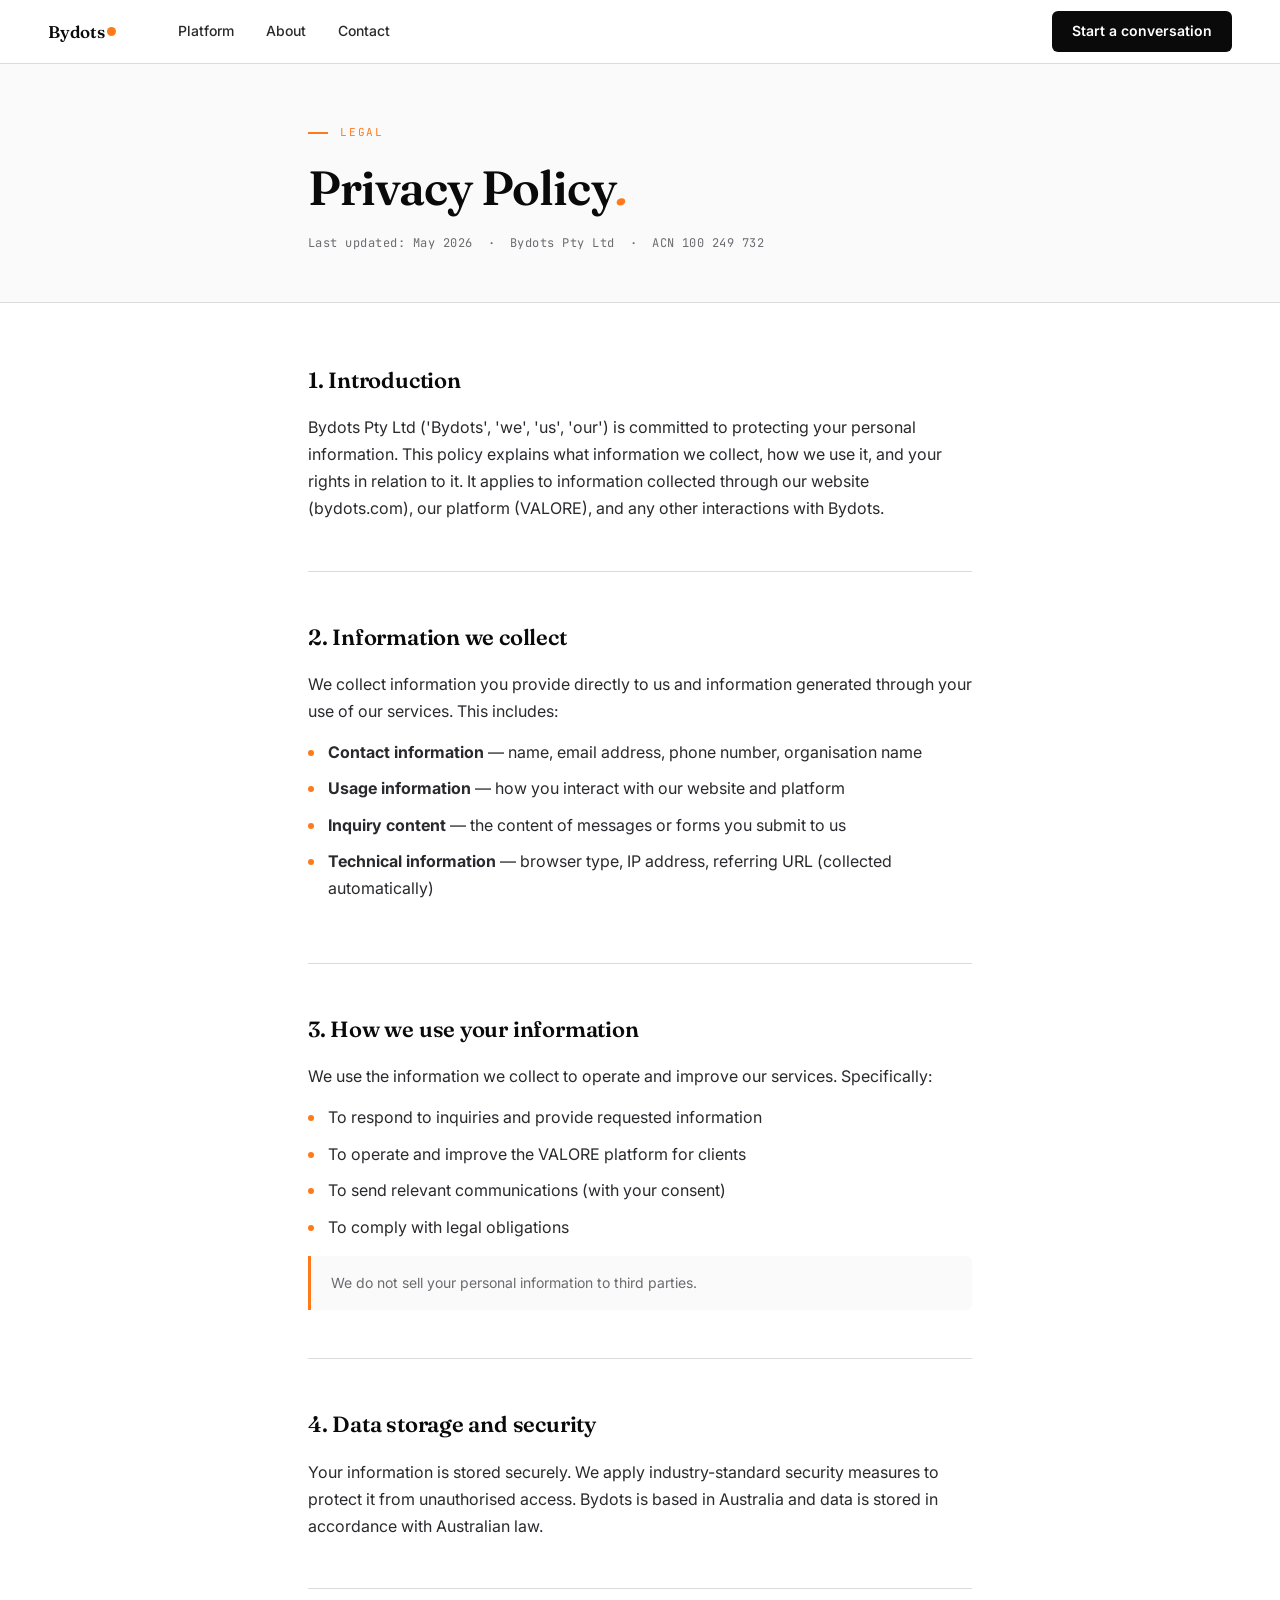
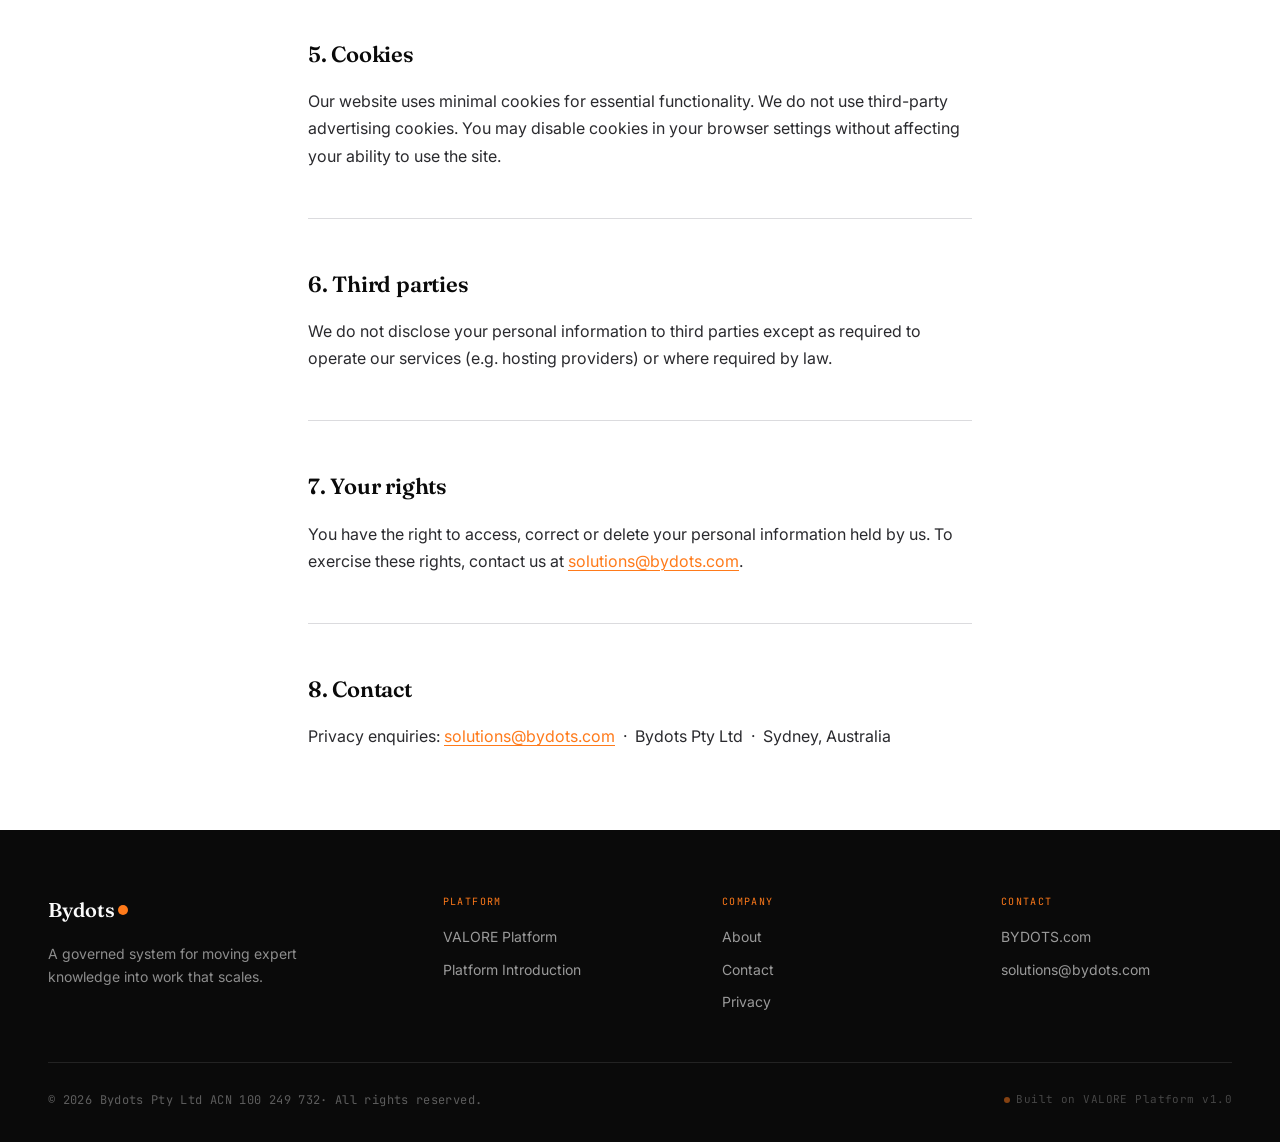
<file: privacy.html>
<!DOCTYPE html>
<html lang="en">
<head>
<meta charset="UTF-8">
<meta name="viewport" content="width=device-width, initial-scale=1.0">
<title>Bydots — Privacy Policy</title>
<link href="https://fonts.googleapis.com/css2?family=Fraunces:ital,opsz,wght@0,9..144,400;0,9..144,500;0,9..144,600;0,9..144,700;1,9..144,400;1,9..144,500;1,9..144,600&family=Inter:wght@300;400;500;600&family=JetBrains+Mono:wght@400;500&display=swap" rel="stylesheet">
<link rel="stylesheet" href="styles.css">
<style>
  /* ── POLICY HEADER ────────────────────────── */
  .policy-header {
    background: var(--paper);
    padding: 60px 0 48px;
    border-bottom: 1px solid var(--line);
  }
  .policy-header-inner {
    max-width: 760px;
    margin: 0 auto;
    padding: 0 48px;
  }
  .policy-eyebrow {
    font-family: 'JetBrains Mono', monospace;
    font-size: 11px;
    letter-spacing: 0.16em;
    text-transform: uppercase;
    color: var(--orange);
    margin-bottom: 20px;
    display: flex;
    align-items: center;
    gap: 12px;
  }
  .policy-eyebrow::before {
    content: '';
    width: 20px;
    height: 2px;
    background: var(--orange);
    flex-shrink: 0;
  }
  .policy-h1 {
    font-family: 'Fraunces', serif;
    font-size: 48px;
    font-weight: 600;
    line-height: 1.1;
    letter-spacing: -0.02em;
    color: var(--ink);
    margin-bottom: 20px;
  }
  .policy-h1 em { font-style: italic; color: var(--orange); }
  .policy-meta {
    font-family: 'JetBrains Mono', monospace;
    font-size: 12px;
    color: var(--steel);
    letter-spacing: 0.04em;
  }

  /* ── POLICY BODY ──────────────────────────── */
  .policy-body {
    background: var(--white);
    padding: 60px 0 80px;
  }
  .policy-body-inner {
    max-width: 760px;
    margin: 0 auto;
    padding: 0 48px;
  }
  .policy-section {
    margin-bottom: 48px;
    padding-bottom: 48px;
    border-bottom: 1px solid var(--line);
  }
  .policy-section:last-child {
    border-bottom: none;
    margin-bottom: 0;
    padding-bottom: 0;
  }
  .policy-section h3 {
    font-family: 'Fraunces', serif;
    font-size: 22px;
    font-weight: 600;
    color: var(--ink);
    letter-spacing: -0.01em;
    margin-bottom: 16px;
  }
  .policy-section p {
    font-family: 'Inter', sans-serif;
    font-size: 16px;
    color: var(--graphite);
    line-height: 1.7;
    margin-bottom: 14px;
  }
  .policy-section p:last-child { margin-bottom: 0; }
  .policy-section ul {
    list-style: none;
    margin: 0 0 14px;
    padding: 0;
    display: flex;
    flex-direction: column;
    gap: 10px;
  }
  .policy-section ul li {
    font-size: 16px;
    color: var(--graphite);
    line-height: 1.65;
    padding-left: 20px;
    position: relative;
  }
  .policy-section ul li::before {
    content: '';
    position: absolute;
    left: 0;
    top: 11px;
    width: 6px;
    height: 6px;
    background: var(--orange);
    border-radius: 50%;
    flex-shrink: 0;
  }
  .policy-section a {
    color: var(--orange);
    text-decoration: underline;
    text-underline-offset: 3px;
  }
  .policy-section a:hover {
    color: #E66A0F;
  }
  .policy-note {
    margin-top: 16px;
    padding: 16px 20px;
    background: var(--paper);
    border-left: 3px solid var(--orange);
    border-radius: 0 6px 6px 0;
    font-size: 14px;
    color: var(--steel);
    line-height: 1.6;
  }
</style>
</head>
<body>

<!-- ── NAV ─────────────────────────────────── -->
<nav class="site-nav">
  <a href="index.html" class="nav-brand">Bydots<span class="dot"></span></a>
  <div class="nav-links">
    <a href="platform.html">Platform</a>
    <a href="about.html">About</a>
    <a href="contact.html">Contact</a>
  </div>
  <a href="contact.html" class="nav-cta">Start a conversation</a>
</nav>


<!-- ── POLICY HEADER ──────────────────────────── -->
<section class="policy-header">
  <div class="policy-header-inner">
    <div class="policy-eyebrow">Legal</div>
    <h1 class="policy-h1">Privacy Policy<em>.</em></h1>
    <p class="policy-meta">Last updated: May 2026 &nbsp;·&nbsp; Bydots Pty Ltd &nbsp;·&nbsp; ACN 100 249 732</p>
  </div>
</section>


<!-- ── POLICY BODY ────────────────────────────── -->
<section class="policy-body">
  <div class="policy-body-inner">

    <div class="policy-section">
      <h3>1. Introduction</h3>
      <p>Bydots Pty Ltd ('Bydots', 'we', 'us', 'our') is committed to protecting your personal information. This policy explains what information we collect, how we use it, and your rights in relation to it. It applies to information collected through our website (bydots.com), our platform (VALORE), and any other interactions with Bydots.</p>
    </div>

    <div class="policy-section">
      <h3>2. Information we collect</h3>
      <p>We collect information you provide directly to us and information generated through your use of our services. This includes:</p>
      <ul>
        <li><strong>Contact information</strong> — name, email address, phone number, organisation name</li>
        <li><strong>Usage information</strong> — how you interact with our website and platform</li>
        <li><strong>Inquiry content</strong> — the content of messages or forms you submit to us</li>
        <li><strong>Technical information</strong> — browser type, IP address, referring URL (collected automatically)</li>
      </ul>
    </div>

    <div class="policy-section">
      <h3>3. How we use your information</h3>
      <p>We use the information we collect to operate and improve our services. Specifically:</p>
      <ul>
        <li>To respond to inquiries and provide requested information</li>
        <li>To operate and improve the VALORE platform for clients</li>
        <li>To send relevant communications (with your consent)</li>
        <li>To comply with legal obligations</li>
      </ul>
      <div class="policy-note">We do not sell your personal information to third parties.</div>
    </div>

    <div class="policy-section">
      <h3>4. Data storage and security</h3>
      <p>Your information is stored securely. We apply industry-standard security measures to protect it from unauthorised access. Bydots is based in Australia and data is stored in accordance with Australian law.</p>
    </div>

    <div class="policy-section">
      <h3>5. Cookies</h3>
      <p>Our website uses minimal cookies for essential functionality. We do not use third-party advertising cookies. You may disable cookies in your browser settings without affecting your ability to use the site.</p>
    </div>

    <div class="policy-section">
      <h3>6. Third parties</h3>
      <p>We do not disclose your personal information to third parties except as required to operate our services (e.g. hosting providers) or where required by law.</p>
    </div>

    <div class="policy-section">
      <h3>7. Your rights</h3>
      <p>You have the right to access, correct or delete your personal information held by us. To exercise these rights, contact us at <a href="mailto:solutions@bydots.com">solutions@bydots.com</a>.</p>
    </div>

    <div class="policy-section">
      <h3>8. Contact</h3>
      <p>Privacy enquiries: <a href="mailto:solutions@bydots.com">solutions@bydots.com</a> &nbsp;·&nbsp; Bydots Pty Ltd &nbsp;·&nbsp; Sydney, Australia</p>
    </div>

  </div>
</section>


<!-- ── FOOTER ─────────────────────────────────── -->
<footer class="site-footer">
  <div class="footer-grid">
    <div>
      <div class="footer-brand">Bydots<span class="dot"></span></div>
      <p class="footer-desc">A governed system for moving expert knowledge into work that scales.</p>
    </div>
    <div>
      <div class="footer-col-head">Platform</div>
      <div class="footer-col-links">
        <a href="platform.html">VALORE Platform</a>
        <a href="platform-introduction.html">Platform Introduction</a>
      </div>
    </div>
    <div>
      <div class="footer-col-head">Company</div>
      <div class="footer-col-links">
        <a href="about.html">About</a>
        <a href="contact.html">Contact</a>
        <a href="privacy.html">Privacy</a>
      </div>
    </div>
    <div>
      <div class="footer-col-head">Contact</div>
      <div class="footer-col-links">
        <a href="https://bydots.com">BYDOTS.com</a>
        <a href="mailto:solutions@bydots.com">solutions@bydots.com</a>
      
      </div>
    </div>
  </div>
  <div class="footer-bottom">
    <span class="footer-copy">© 2026 Bydots Pty Ltd ACN 100 249 732· All rights reserved.</span>
    <span class="footer-prov">Built on VALORE Platform v1.0</span>
  </div>
</footer>

</body>
</html>
</file>
<file: styles.css>
/* ════════════════════════════════════════════
   Bydots Design System — Shared Stylesheet
   v1.0 · May 2026
════════════════════════════════════════════ */

/* ── TOKENS ───────────────────────────────── */
:root {
  --ink:      #0A0A0A;
  --graphite: #2A2A2E;
  --steel:    #6B6B70;
  --mist:     #E8E8EA;
  --paper:    #FAFAFA;
  --white:    #FFFFFF;
  --orange:   #FF7A1A;
  --amber:    #F5B829;
  --line:     #DBDBDE;
  --peach:    #FFF1E2;
  --peachln:  #FFD9B5;

  --shadow-1: 0 1px 4px rgba(0,0,0,0.06);
  --shadow-2: 0 4px 24px rgba(0,0,0,0.12);

  --nav-h:    64px;
}

/* ── RESET ────────────────────────────────── */
*, *::before, *::after { margin: 0; padding: 0; box-sizing: border-box; }

html {
  scroll-behavior: smooth;
  -webkit-font-smoothing: antialiased;
  -moz-osx-font-smoothing: grayscale;
}

body {
  font-family: 'Inter', sans-serif;
  color: var(--ink);
  background: var(--paper);
  line-height: 1.6;
}

img, svg { display: block; max-width: 100%; }
a { color: inherit; text-decoration: none; }
ul, ol { list-style: none; }

/* ── TYPOGRAPHY ───────────────────────────── */
.t-mono {
  font-family: 'JetBrains Mono', monospace;
}
.t-serif {
  font-family: 'Fraunces', serif;
}

/* ── NAV ──────────────────────────────────── */
.site-nav {
  position: sticky;
  top: 0;
  z-index: 100;
  height: var(--nav-h);
  background: var(--white);
  border-bottom: 1px solid var(--line);
  display: flex;
  align-items: center;
  padding: 0 48px;
  gap: 0;
}

.nav-brand {
  font-family: 'Fraunces', serif;
  font-size: 17px;
  font-weight: 600;
  letter-spacing: -0.01em;
  color: var(--ink);
  display: flex;
  align-items: center;
  gap: 2px;
  flex-shrink: 0;
  margin-right: 48px;
}
.nav-brand .dot {
  width: 9px;
  height: 9px;
  background: var(--orange);
  border-radius: 50%;
  display: inline-block;
  flex-shrink: 0;
}

.nav-links {
  display: flex;
  align-items: center;
  gap: 4px;
  flex: 1;
}
.nav-links a {
  font-size: 14px;
  font-weight: 500;
  color: var(--graphite);
  padding: 7px 14px;
  border-radius: 6px;
  transition: background 0.15s, color 0.15s;
}
.nav-links a:hover,
.nav-links a.active {
  background: var(--paper);
  color: var(--ink);
}

.nav-cta {
  font-size: 14px;
  font-weight: 600;
  color: var(--white);
  background: var(--ink);
  padding: 9px 20px;
  border-radius: 6px;
  flex-shrink: 0;
  transition: background 0.15s;
}
.nav-cta:hover { background: var(--graphite); }

/* ── FOOTER ───────────────────────────────── */
.site-footer {
  background: var(--ink);
  color: var(--paper);
  padding: 64px 48px 32px;
}
.footer-grid {
  max-width: 1200px;
  margin: 0 auto;
  display: grid;
  grid-template-columns: 1.5fr 1fr 1fr 1fr;
  gap: 48px;
  padding-bottom: 48px;
  border-bottom: 1px solid rgba(255,255,255,0.1);
}
.footer-brand {
  font-family: 'Fraunces', serif;
  font-size: 20px;
  font-weight: 600;
  color: var(--paper);
  display: flex;
  align-items: center;
  gap: 3px;
  margin-bottom: 16px;
}
.footer-brand .dot {
  width: 10px;
  height: 10px;
  background: var(--orange);
  border-radius: 50%;
}
.footer-desc {
  font-size: 14px;
  color: rgba(250,250,250,0.55);
  line-height: 1.65;
  max-width: 280px;
}
.footer-col-head {
  font-family: 'JetBrains Mono', monospace;
  font-size: 10px;
  letter-spacing: 0.14em;
  text-transform: uppercase;
  color: var(--orange);
  margin-bottom: 16px;
}
.footer-col-links { display: flex; flex-direction: column; gap: 10px; }
.footer-col-links a {
  font-size: 14px;
  color: rgba(250,250,250,0.6);
  transition: color 0.15s;
}
.footer-col-links a:hover { color: var(--paper); }
.footer-bottom {
  max-width: 1200px;
  margin: 0 auto;
  padding-top: 28px;
  display: flex;
  justify-content: space-between;
  align-items: center;
  flex-wrap: wrap;
  gap: 12px;
}
.footer-copy {
  font-size: 12px;
  color: rgba(250,250,250,0.35);
  font-family: 'JetBrains Mono', monospace;
  letter-spacing: 0.03em;
}
.footer-prov {
  font-family: 'JetBrains Mono', monospace;
  font-size: 11px;
  color: rgba(250,250,250,0.25);
  letter-spacing: 0.04em;
  display: flex;
  align-items: center;
  gap: 6px;
}
.footer-prov::before {
  content: '';
  width: 6px;
  height: 6px;
  background: var(--orange);
  border-radius: 50%;
  opacity: 0.5;
}

/* ── SHARED SECTION UTILS ─────────────────── */
.container {
  max-width: 1200px;
  margin: 0 auto;
  padding: 0 48px;
}

.section-eyebrow {
  font-family: 'JetBrains Mono', monospace;
  font-size: 11px;
  letter-spacing: 0.16em;
  text-transform: uppercase;
  color: var(--orange);
  margin-bottom: 16px;
  display: flex;
  align-items: center;
  gap: 12px;
}
.section-eyebrow::before {
  content: '';
  width: 20px;
  height: 2px;
  background: var(--orange);
  flex-shrink: 0;
}

.section-h2 {
  font-family: 'Fraunces', serif;
  font-size: clamp(32px, 4vw, 48px);
  font-weight: 600;
  line-height: 1.12;
  letter-spacing: -0.02em;
  color: var(--ink);
}
.section-h2 em { font-style: italic; color: var(--orange); }
.section-h2.on-dark { color: var(--paper); }
.section-h2.on-dark em { color: var(--amber); }

.section-lead {
  font-size: 18px;
  color: var(--graphite);
  line-height: 1.65;
  max-width: 640px;
  margin-top: 16px;
}
.section-lead.on-dark { color: rgba(250,250,250,0.7); }

.btn {
  display: inline-flex;
  align-items: center;
  gap: 8px;
  font-size: 15px;
  font-weight: 600;
  padding: 13px 24px;
  border-radius: 6px;
  transition: background 0.15s, color 0.15s, border-color 0.15s;
  cursor: pointer;
  border: none;
  font-family: 'Inter', sans-serif;
}
.btn-primary {
  background: var(--orange);
  color: var(--white);
}
.btn-primary:hover { background: #E66A0F; }

.btn-ghost {
  background: transparent;
  color: var(--paper);
  border: 1px solid rgba(255,255,255,0.3);
}
.btn-ghost:hover { background: rgba(255,255,255,0.08); border-color: rgba(255,255,255,0.5); }

.btn-ink {
  background: var(--ink);
  color: var(--paper);
}
.btn-ink:hover { background: var(--graphite); }

/* ── CARD SHARED ──────────────────────────── */
.card {
  background: var(--white);
  border: 1px solid var(--line);
  border-radius: 8px;
  padding: 28px;
  box-shadow: var(--shadow-1);
}
.card-top-rule { border-top: 3px solid var(--orange); }

/* ── PULSE ANIMATION ──────────────────────── */
@keyframes pulse {
  0%, 100% { opacity: 1; }
  50%       { opacity: 0.4; }
}
.pulse-dot {
  width: 8px;
  height: 8px;
  background: var(--amber);
  border-radius: 50%;
  animation: pulse 2s ease-in-out infinite;
  flex-shrink: 0;
}
</file>
